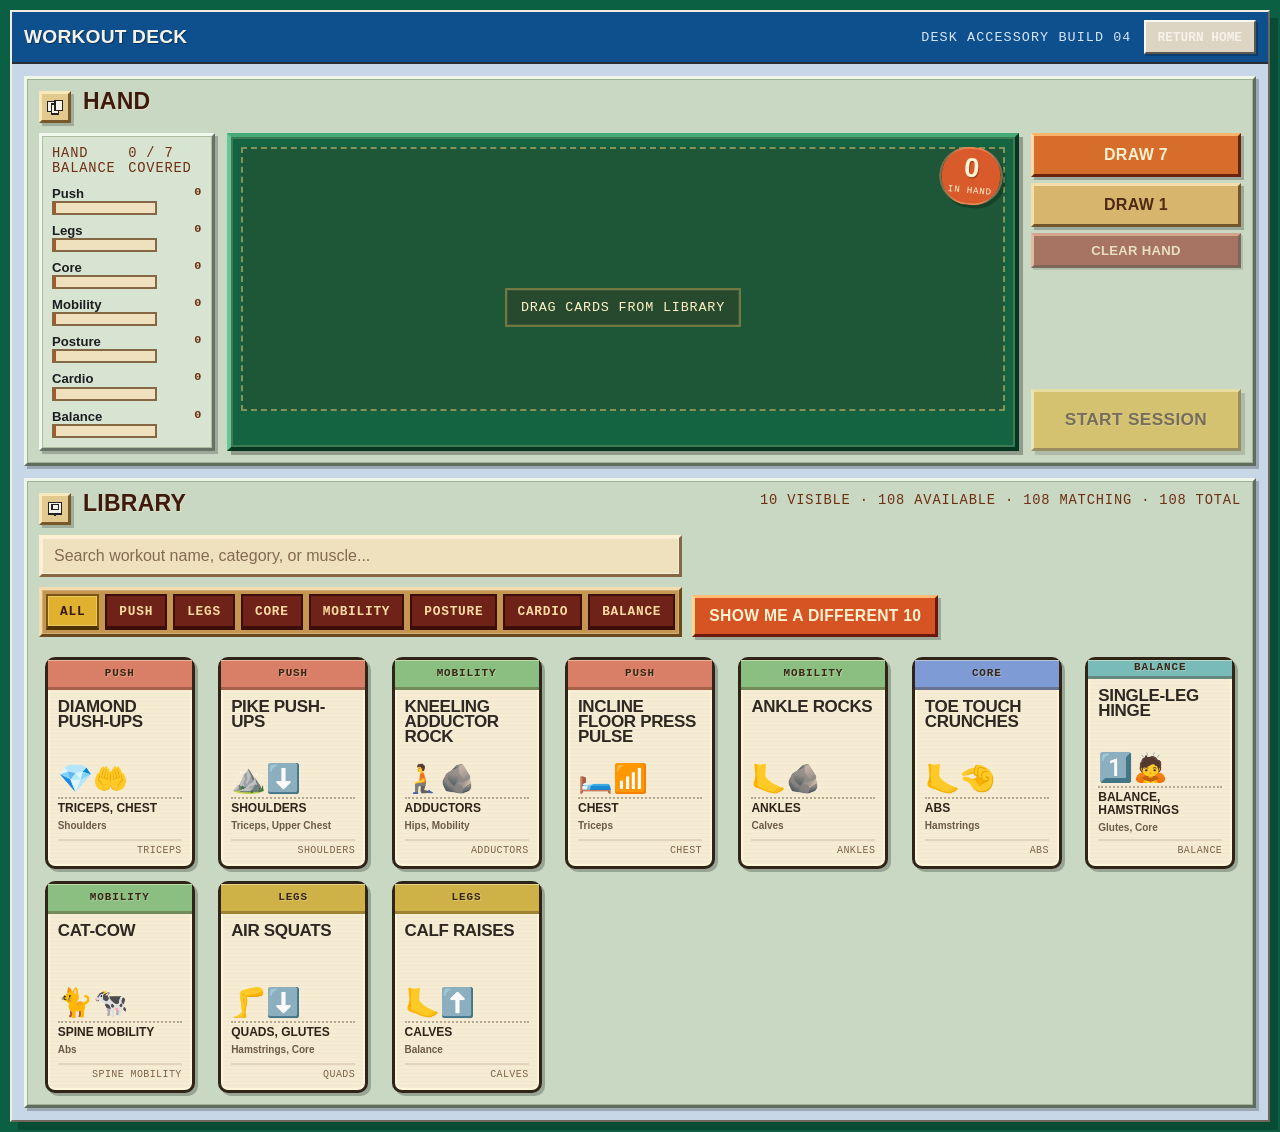
<file: index.html>
<!DOCTYPE html>
<html lang="en">
<head>
<meta charset="UTF-8" />
<meta name="viewport" content="width=device-width, initial-scale=1.0" />
<title>Workout Deck</title>
<link rel="stylesheet" href="styles.css">
</head>
<body>
<div class="app">
  <div class="window">
    <div class="titlebar">
      <div class="title-left">
        <h1>Workout Deck</h1>
      </div>
        <div class="title-right">
        <div class="title-note">desk accessory build 04</div>
        <button id="homeBtn" class="home-btn" type="button">Return home</button>
      </div>
    </div>

    <div class="window-body">
      <section id="builderScreen" class="screen active">
        <div class="stack">
          <div class="panel pad">
            <div class="section-head">
              <div class="header-cluster">
                <div class="icon-tile" aria-hidden="true">
                  <svg viewBox="0 0 32 32">
                    <rect x="4" y="7" width="12" height="16" fill="#f7f3ea" stroke="#222" stroke-width="2"/>
                    <rect x="10" y="11" width="12" height="16" fill="#f7f3ea" stroke="#222" stroke-width="2"/>
                    <rect x="16" y="5" width="12" height="16" fill="#f7f3ea" stroke="#222" stroke-width="2"/>
                  </svg>
                </div>
                <div>
                  <h2 class="section-title">Hand</h2>
                </div>
              </div>
            </div>
            <div class="hand-layout">
              <div id="handBalanceDock" class="mini-panel balance-panel">
                <div class="balance-title-row">
                  <div class="mono">Hand balance</div>
                  <div id="handBalanceMeta" class="mono">0 muscles</div>
                </div>
                <div id="handBalanceList" class="balance-mini-list"></div>
              </div>
              <div class="deck-stage" id="deckDropZone">
                <button id="balancePopupBtn" class="balance-popup-btn" type="button" aria-label="Show hand balance">
                  <svg viewBox="0 0 16 16" width="13" height="13" aria-hidden="true">
                    <rect x="1" y="10" width="3" height="5" fill="currentColor"/>
                    <rect x="6" y="6" width="3" height="9" fill="currentColor"/>
                    <rect x="11" y="2" width="3" height="13" fill="currentColor"/>
                  </svg>
                </button>
                <div id="handCountBubble" class="hand-count-bubble" aria-live="polite">
                  <span id="deckMetaChip" class="hand-count-num">0</span>
                  <span class="hand-count-label">In hand</span>
                </div>
                <div class="deck-surface" id="deckSurface"></div>
              </div>
              <div class="hand-sidebar">
                <div class="deck-actions">
                  <button id="drawSevenBtn" class="classic-btn btn-random">Draw 7</button>
                  <button id="drawOneBtn" class="classic-btn btn-alt">Draw 1</button>
                  <button id="clearDeckBtn" class="classic-btn btn-muted">Clear hand</button>
                </div>
                <button id="startWorkoutBtn" class="classic-btn btn-primary-cta">Start session</button>
              </div>
            </div>
          </div>
          <div class="panel pad">
            <div class="library-top">
              <div class="section-head">
                <div class="header-cluster">
                  <div class="icon-tile" aria-hidden="true">
                    <svg viewBox="0 0 32 32">
                      <rect x="6" y="6" width="20" height="18" fill="#f7f3ea" stroke="#222" stroke-width="2"/>
                      <rect x="11" y="9" width="10" height="8" fill="none" stroke="#222" stroke-width="2"/>
                      <rect x="14" y="24" width="4" height="3" fill="#222"/>
                    </svg>
                  </div>
                  <div>
                    <h2 class="section-title">Library</h2>
                  </div>
                </div>
                <div class="mono" id="libraryMeta">10 visible · 0 matching · 0 total</div>
              </div>
              <div class="library-search-row">
                <div class="library-controls">
                  <div class="search-wrap">
                    <input id="searchInput" class="search-input" type="text" list="librarySuggestions" placeholder="Search workout name, category, or muscle..." />
                    <datalist id="librarySuggestions"></datalist>
                  </div>
                  <div class="filter-strip" id="filterStrip"></div>
                </div>
                <button id="differentTenBtn" class="classic-btn btn-small btn-feature">Show me a different 10</button>
              </div>
              <div id="libraryGrid" class="library-grid"></div>
            </div>
          </div>
        </div>
      </section>

      <section id="workoutScreen" class="screen">
        <div class="workout-grid">
          <div class="workout-top"></div>

          <div class="workout-main">
            <div class="piles-column">
              <div class="panel pile-box">
                <div>
                  <div class="pile-title">Remaining pile</div>
                  <div id="remainingMeta" class="pile-sub">0 cards left</div>
                </div>
                <div id="remainingPile" class="mini-pile"></div>
                <div id="remainingList" class="list-note"></div>
              </div>

              <div class="panel pile-box">
                <div>
                  <div class="pile-title">Completed pile</div>
                  <div id="doneMeta" class="pile-sub">0 done</div>
                </div>
                <div id="donePile" class="mini-pile"></div>
                <div id="doneList" class="list-note">Nothing done yet.</div>
              </div>
            </div>

            <div class="active-shell">
              <div class="active-top">
                <div class="mono" id="cardPosition">Card 1 of 1</div>
                <div class="panel pad timer-panel">
                  <div class="mono">Current exercise</div>
                  <div id="exerciseTimer" class="big-timer">00:00</div>
                  <div id="totalTimerLine" class="small-timer">00:00 + 00:00 = 00:00</div>
                </div>
              </div>
              <div class="active-card-row">
                <div class="auto-panel">
                  <div id="autoCountdown" class="auto-countdown">01:00</div>
                  <button id="autoToggleBtn" class="classic-btn auto-toggle-btn" type="button">Auto off</button>
                  <div class="auto-row">
                    <button id="auto1Btn" class="classic-btn auto-minute-btn" type="button">1 min</button>
                    <button id="auto2Btn" class="classic-btn auto-minute-btn" type="button">2 min</button>
                    <button id="auto3Btn" class="classic-btn auto-minute-btn" type="button">3 min</button>
                  </div>
                  <button id="autoAdd30Btn" class="classic-btn auto-add-btn" type="button">Add 30s</button>
                  <div id="autoMeta" class="auto-meta">Auto off</div>
                  <button id="pauseBtn" class="classic-btn pause-btn" type="button" aria-pressed="true">
                    <span class="pause-switch">
                      <span class="pause-side pause-side-off">Paused</span>
                      <span class="pause-thumb"></span>
                      <span class="pause-side pause-side-on">Playing</span>
                    </span>
                  </button>
                </div>
                <div class="active-card-col">
                  <div class="active-center" id="activeCardSlot"></div>
                  <div class="next-btn-wrap">
                    <svg class="progress-ring" viewBox="0 0 156 156" width="156" height="156" aria-hidden="true">
                      <circle class="progress-ring-track" cx="78" cy="78" r="72"/>
                      <circle class="progress-ring-fill" id="progressRingFill" cx="78" cy="78" r="72"/>
                    </svg>
                    <button id="doneBtn" class="classic-btn done-btn">Next</button>
                  </div>
                  <button id="skipBtn" class="skip-btn" type="button">Skip</button>
                  <div class="active-funfact" id="activeFunFactWrap">
                    <div class="active-funfact-label" id="activeFunFactLabel">Fun fact</div>
                    <div class="active-funfact-copy" id="activeFunFact">A fun fact will show here while a card is active.</div>
                  </div>
                </div>
                <div class="active-details">
                  <div class="active-detail-card">
                    <div class="active-detail-label">How to do it</div>
                    <div class="active-detail-copy" id="activeHowTo">Use Done when you finish the exercise.</div>
                  </div>
                  <div class="active-detail-card">
                    <div class="active-detail-label">Tip</div>
                    <div class="active-detail-copy" id="activeTip">Skip leaves it out of the final muscle totals.</div>
                  </div>
                </div>
              </div>
            </div>

          </div>

          <div class="workout-bottom">
            <button id="finishBtn" class="classic-btn btn-clear">Finish workout</button>
          </div>
        </div>
      </section>

      <section id="summaryScreen" class="screen">
        <div class="summary-grid">
          <div class="summary-top">
            <div class="summary-felt">
              <div class="pile-title" style="color:#eef5ef">Session hand</div>
              <div id="summaryFan" class="summary-fan"></div>
            </div>
            <div class="stat-stack">
              <div class="stat-box"><div class="stat-label">Total elapsed</div><div id="summaryTime" class="stat-value">00:00</div></div>
              <div class="stat-box"><div class="stat-label">Completed</div><div id="summaryCompleted" class="stat-value">0</div></div>
              <button id="backToBuilderBtn" class="classic-btn btn-start">Back to hand builder</button>
            </div>
          </div>

          <div class="summary-bottom">
            <div class="panel pad">
              <div class="section-head">
                <div class="header-cluster">
                  <div class="icon-tile" aria-hidden="true">
                    <svg viewBox="0 0 32 32">
                      <rect x="6" y="7" width="20" height="18" fill="#f7f3ea" stroke="#222" stroke-width="2"/>
                      <rect x="13" y="5" width="6" height="2" fill="#222"/>
                      <circle cx="16" cy="16" r="5" fill="none" stroke="#222" stroke-width="2"/>
                      <line x1="16" y1="16" x2="16" y2="12" stroke="#222" stroke-width="2"/>
                      <line x1="16" y1="16" x2="19" y2="18" stroke="#222" stroke-width="2"/>
                    </svg>
                  </div>
                  <div>
                    <h2 class="section-title" style="font-size:2.2rem">Muscles worked</h2>
                    <div class="copy">Counted from the cards you marked Done.</div>
                  </div>
                </div>
              </div>
              <div id="barList" class="bar-list"></div>
            </div>

            <div class="panel pad">
              <div class="section-head">
                <div>
                  <h2 class="section-title" style="font-size:2.1rem">Completed cards</h2>
                  <div class="copy">Cards you marked Done in this session.</div>
                </div>
              </div>
              <div class="rec-list">
                <div class="rec-card" id="mostWorkedCard"></div>
              </div>
              <div id="summaryExerciseList" class="summary-exercise-list"></div>
            </div>
          </div>
        </div>
      </section>
    </div>
  </div>
</div>

<div id="infoPopup" class="info-popup hidden" aria-hidden="true">
  <div class="card-info-head">
    <div id="infoPopupTitle" class="card-info-title">Exercise note</div>
    <div id="infoPopupHide" class="classic-btn btn-muted card-info-hide" role="button" tabindex="0">Hide</div>
  </div>
  <div class="card-info-section">
    <div class="card-info-label">How to do it</div>
    <div id="infoPopupHowTo" class="card-info-copy"></div>
  </div>
  <div class="card-info-section">
    <div class="card-info-label">Tip</div>
    <div id="infoPopupTip" class="card-info-copy"></div>
  </div>
  <div class="card-info-section">
    <div class="card-info-label">Couplet</div>
    <div id="infoPopupCouplet" class="card-info-copy card-info-couplet"></div>
  </div>
</div>

<div id="cardPreviewOverlay" class="card-preview-overlay hidden" aria-hidden="true" aria-modal="true" role="dialog">
  <div class="card-preview-backdrop" id="cardPreviewBackdrop"></div>
  <div class="card-preview-panel">
    <div class="card-preview-card" id="cardPreviewSlot"></div>
    <div class="card-preview-info">
      <div class="card-preview-section">
        <div class="card-preview-label">How to do it</div>
        <div class="card-preview-copy" id="cardPreviewHowTo"></div>
      </div>
      <div class="card-preview-section">
        <div class="card-preview-label">Tip</div>
        <div class="card-preview-copy" id="cardPreviewTip"></div>
      </div>
    </div>
    <div class="card-preview-btns">
      <button id="cardPreviewAddBtn" class="classic-btn card-preview-add" type="button">Add to hand</button>
      <button id="cardPreviewCloseBtn" class="classic-btn card-preview-close" type="button">Close</button>
    </div>
  </div>
</div>

<script src="exercises.js"></script>
<script src="app.js"></script>
</body>
</html>
</file>
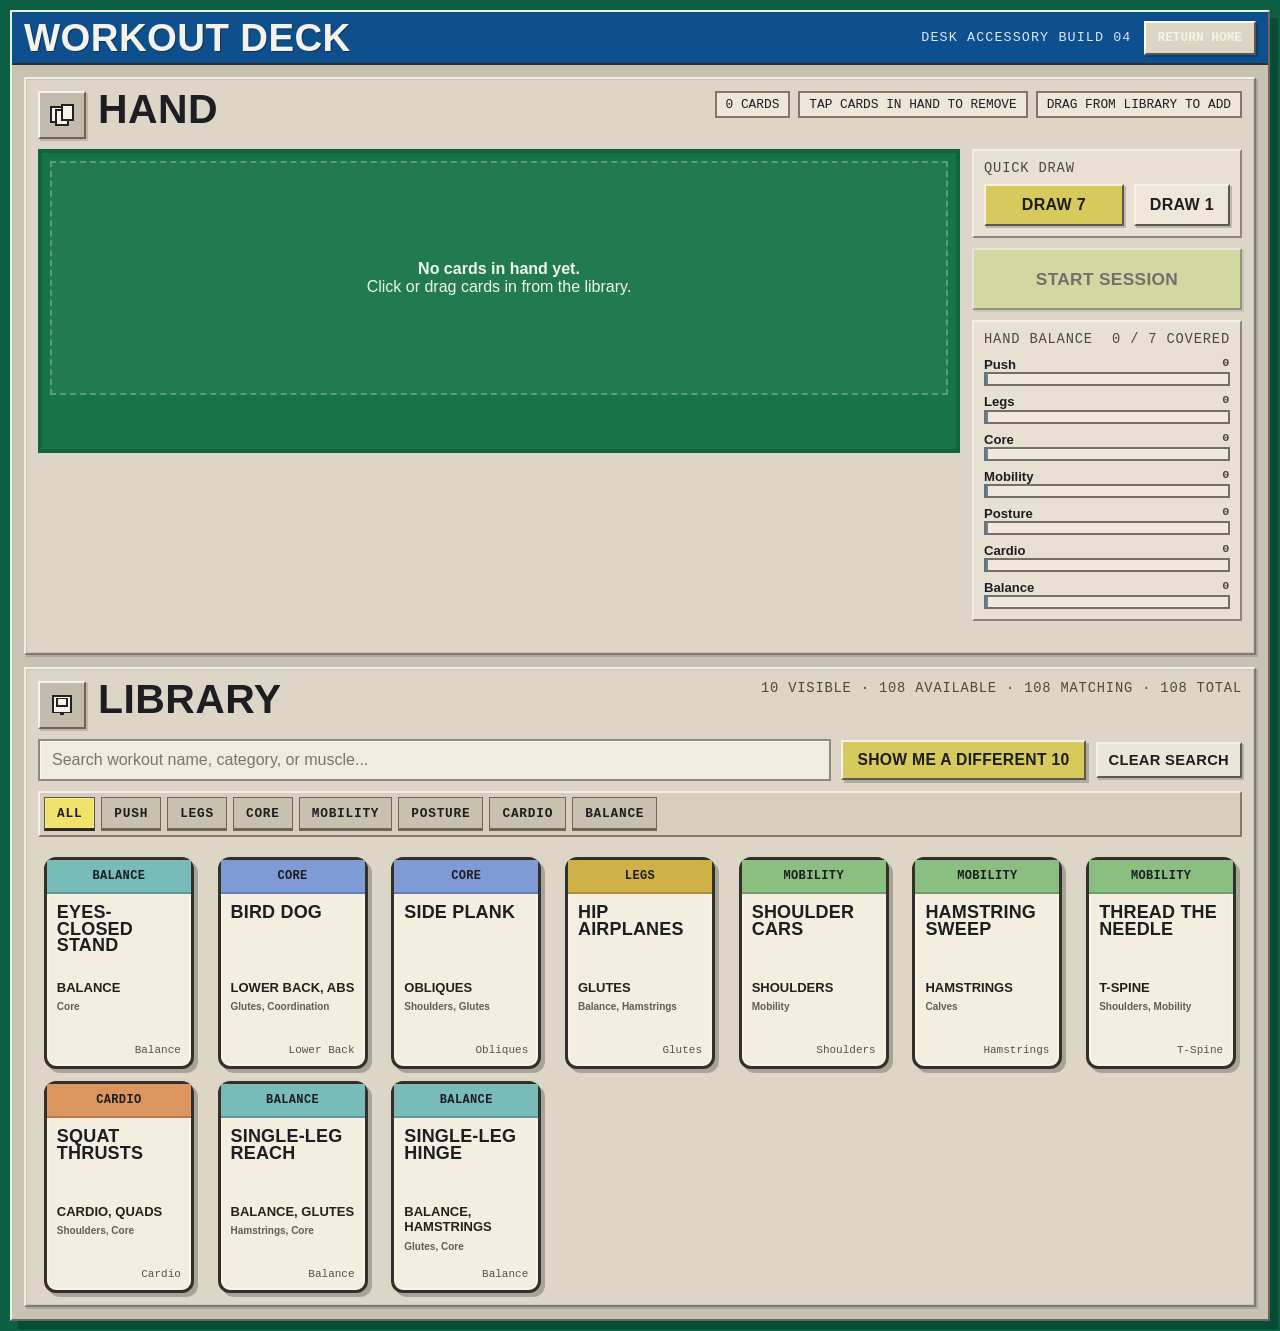
<file: Backups/workout_deck_prototype_v4.html>
<!DOCTYPE html>
<html lang="en">
<head>
<meta charset="UTF-8" />
<meta name="viewport" content="width=device-width, initial-scale=1.0" />
<title>Workout Deck</title>
<style>
:root{
  --desk:#0b5f43;
  --window:#c8c2b3;
  --window-dark:#b2ab9c;
  --panel:#ddd6c7;
  --paper:#f3eedf;
  --ink:#1d1e22;
  --muted:#4f4a43;
  --line:#736d63;
  --shadow:#2f2b26;
  --felt:#167446;
  --felt-dark:#0f5935;
  --push:#d97f68;
  --legs:#ceb247;
  --core:#7e9bd6;
  --mobility:#8bbf82;
  --posture:#b597cb;
  --cardio:#db955e;
  --balance:#79bbb9;
  --good:#aac79d;
  --warn:#d8c95c;
  --danger:#c99e92;
  --soft:#d4c8b2;
  --tile:#c3bcad;
  --display:"Impact","Haettenschweiler","Arial Narrow Bold","Arial Black",sans-serif;
  --body:"Tahoma","MS Sans Serif","Geneva","Verdana",sans-serif;
  --mono:"Courier New","Lucida Console","Monaco",monospace;
}
*{box-sizing:border-box}
html,body{height:100%}
body{
  margin:0;
  color:var(--ink);
  font-family:var(--body);
  background-color:var(--desk);
}
button,input{font:inherit;color:inherit}
button{cursor:pointer}
.app{padding:10px;min-height:100%}
.window{
  min-height:calc(100vh - 20px);
  background:var(--window);
  border:2px solid;
  border-color:#f1ece0 #6c665d #6c665d #f1ece0;
  box-shadow:8px 8px 0 rgba(0,0,0,.2), inset 0 0 0 1px #a09889;
  display:flex;flex-direction:column;
}
.titlebar{
  min-height:52px;
  background:#0e4f8d;
  color:#f5f2ea;
  border-bottom:2px solid #272c35;
  display:flex;align-items:center;justify-content:space-between;gap:14px;
  padding:8px 12px;
}
.title-left,.title-right{display:flex;align-items:center;gap:12px;min-width:0}
.titlebar h1{
  margin:0;
  font-family:var(--display);
  font-size:clamp(1.9rem,3vw,2.45rem);
  letter-spacing:.01em;
  line-height:.92;
  text-transform:uppercase;
  text-shadow:1px 1px 0 rgba(0,0,0,.35);
}
.title-note{
  font-family:var(--mono);
  color:#d7e7fb;
  font-size:.84rem;
  letter-spacing:.08em;
  white-space:nowrap;
  text-transform:uppercase;
}
.home-btn{
  min-height:34px;
  padding:6px 12px;
  background:#ddd5c3;
  border:2px solid;
  border-color:#fbf8f1 #5d574f #5d574f #fbf8f1;
  box-shadow:2px 2px 0 rgba(0,0,0,.22);
  font-family:var(--mono);
  text-transform:uppercase;
  font-size:.8rem;
  font-weight:700;
  border-radius:0;
}
.home-btn:hover{transform:translate(-1px,-1px)}
.window-body{
  flex:1;
  overflow:auto;
  overflow-x:hidden;
  padding:12px;
  background:var(--window);
}
.screen{display:none}
.screen.active{display:block}
.panel{
  background:var(--panel);
  border:2px solid;
  border-color:#f2eee6 #817a70 #817a70 #f2eee6;
  box-shadow:2px 2px 0 rgba(0,0,0,.14), inset 0 0 0 1px #cbc3b3;
}
.pad{padding:12px}
.stack{display:grid;gap:12px}
.section-head{display:flex;justify-content:space-between;align-items:flex-start;gap:10px;flex-wrap:wrap}
.header-cluster{display:flex;gap:12px;align-items:flex-start}
.icon-tile{
  width:48px;height:48px;flex:0 0 48px;background:var(--tile);
  border:2px solid;border-color:#f4f0ea #6a645b #6a645b #f4f0ea;
  box-shadow:2px 2px 0 rgba(0,0,0,.14);display:grid;place-items:center
}
.icon-tile svg{width:30px;height:30px;shape-rendering:crispEdges}
.section-title{
  margin:0;
  font-family:var(--display);
  font-size:clamp(2rem,3.2vw,3rem);
  letter-spacing:.01em;
  line-height:.92;
  text-transform:uppercase;
}
.copy{color:var(--muted);line-height:1.35}
.mono{font-family:var(--mono);text-transform:uppercase;letter-spacing:.06em;font-size:.86rem;color:#4d4941}
.status-row{display:flex;gap:8px;flex-wrap:wrap}
.status-chip{
  background:#eee7d9;
  border:2px solid #7f786d;
  padding:4px 9px;
  font-family:var(--mono);
  font-size:.8rem;
  text-transform:uppercase
}
.deck-top-layout{display:grid;grid-template-columns:minmax(0,1fr) 270px;gap:12px;align-items:start;margin-top:10px}
.deck-stage{
  background:var(--felt);
  border:2px solid #0e663c;
  min-height:304px;
  padding:10px 10px 56px;
  position:relative;
  overflow:hidden;
  box-shadow:inset 0 0 0 2px rgba(0,0,0,.14);
}
.deck-surface{position:relative;min-height:234px;height:234px}
.deck-clear-btn{
  position:absolute;
  left:10px;
  bottom:10px;
  z-index:20;
  min-height:28px;
  padding:5px 8px;
  font-size:.74rem;
}
.deck-empty{
  position:absolute;inset:0;display:grid;place-items:center;text-align:center;
  color:#eef6ef;background:rgba(255,255,255,.05);border:2px dashed rgba(255,255,255,.25)
}
.deck-side{
  display:grid;
  gap:10px;
  align-content:start;
  min-height:220px;
  grid-template-rows:auto auto auto 1fr auto;
}
.mini-panel{
  background:#e8e1d3;
  border:2px solid;
  border-color:#f2efe8 #8b857b #8b857b #f2efe8;
  padding:10px;
  display:grid;
  gap:8px
}
.control-row{display:flex;gap:10px;align-items:center;flex-wrap:wrap}
.input-number,.search-input{
  min-height:42px;
  background:#f1ece0;
  border:2px solid #91897b;
  box-shadow:inset 1px 1px 0 rgba(255,255,255,.9);
  padding:9px 12px;
  border-radius:0;
}
.input-number{width:82px;text-align:center;font-size:1.5rem;font-weight:900}
.search-input{width:100%}
.classic-btn{
  min-height:42px;
  padding:10px 14px;
  background:#ece6d9;
  border:2px solid;
  border-color:#f4f0ea #5c574f #5c574f #f4f0ea;
  border-radius:0;
  box-shadow:2px 2px 0 rgba(0,0,0,.18);
  font-weight:800;
  text-transform:uppercase;
  letter-spacing:.02em;
}
.classic-btn:hover{transform:translate(-1px,-1px);box-shadow:3px 3px 0 rgba(0,0,0,.2)}
.classic-btn:active{transform:translate(1px,1px);box-shadow:1px 1px 0 rgba(0,0,0,.14)}
.classic-btn:disabled{opacity:.55;cursor:not-allowed;transform:none;box-shadow:2px 2px 0 rgba(0,0,0,.12)}
.btn-random{background:var(--warn)}
.btn-clear{background:var(--danger)}
.btn-start{background:var(--good)}
.btn-alt{background:#efe8d8}
.btn-small{min-height:36px;padding:8px 11px;font-size:.92rem}
.btn-primary-cta{
  background:#c8da84;
  box-shadow:4px 4px 0 rgba(0,0,0,.24);
  font-size:1.08rem;
  min-height:62px;
  padding:14px 16px;
}
.btn-primary-cta:hover{box-shadow:5px 5px 0 rgba(0,0,0,.26)}
.btn-muted{
  background:#ddd6c7;
  color:#4f4a43;
  box-shadow:1px 1px 0 rgba(0,0,0,.12);
  min-height:34px;
  padding:7px 10px;
  font-size:.82rem;
  justify-self:start;
}
.btn-muted:hover{box-shadow:2px 2px 0 rgba(0,0,0,.16)}
.btn-feature{
  background:#d8c95c;
  box-shadow:3px 3px 0 rgba(0,0,0,.2);
  font-size:.98rem;
  padding:9px 14px;
}
.btn-feature:hover{box-shadow:4px 4px 0 rgba(0,0,0,.22)}
.micro-note{padding:10px;background:#efe8da;border:2px dashed #8a8478;line-height:1.4;font-size:.92rem}
.balance-panel{gap:10px}
.balance-title-row{
  display:flex;
  justify-content:space-between;
  align-items:baseline;
  gap:8px;
}
.balance-mini-list{display:grid;gap:8px}
.balance-mini-row{display:grid;gap:3px}
.balance-mini-head{
  display:flex;
  justify-content:space-between;
  gap:8px;
  font-size:.82rem;
  font-weight:800;
  line-height:1.15;
}
.balance-mini-row.balance-active .balance-mini-head{color:#1f4e8c}
.balance-mini-row.balance-active .balance-mini-track{
  box-shadow:inset 0 0 0 1px rgba(255,255,255,.35), 0 0 0 2px rgba(122,164,219,.35);
}
.balance-mini-btn{
  all:unset;
  display:block;
  cursor:pointer;
}
.balance-mini-btn:focus-visible{
  outline:2px dashed #222;
  outline-offset:3px;
}
.balance-mini-head .mono{font-size:.74rem}
.balance-mini-track{
  height:14px;
  background:#efe8db;
  border:2px solid #757067;
  overflow:hidden;
}
.balance-mini-fill{
  height:100%;
  background:#7aa4db;
  border-right:2px solid rgba(0,0,0,.2);
}
.balance-empty{
  background:#efe8da;
  border:2px dashed #8d877d;
  padding:10px;
  line-height:1.35;
  font-size:.88rem;
}
.library-top{display:grid;gap:10px}
.library-controls{display:grid;grid-template-columns:minmax(240px,1fr) auto auto;gap:10px;align-items:center}
.filter-strip{
  display:flex;
  gap:6px;
  flex-wrap:wrap;
  padding:4px;
  background:#d6cfbf;
  border:2px solid;
  border-color:#f2eee6 #817a70 #817a70 #f2eee6;
}
.filter-chip{
  min-height:34px;
  border:1px solid #6d675e;
  border-bottom-width:3px;
  background:#c9c1b0;
  padding:6px 12px 5px;
  border-radius:0;
  font-weight:800;
  font-family:var(--mono);
  font-size:.8rem;
  letter-spacing:.06em;
  text-transform:uppercase;
  box-shadow:none;
}
.filter-chip:hover{
  background:#d6cebd;
  transform:translateY(-1px);
}
.filter-chip.active{
  background:#f0e26a;
  border-color:#5c564d;
  border-bottom-color:#2d2a25;
  box-shadow:inset 0 0 0 1px rgba(255,255,255,.28);
}
.library-grid{margin-top:10px;display:grid;grid-template-columns:repeat(auto-fit,minmax(150px,1fr));gap:12px;justify-items:center;align-items:start}
.card-button{all:unset;display:block;cursor:pointer;touch-action:none;user-select:none;-webkit-user-select:none}
.card-button:focus-visible,.deck-card:focus-visible{outline:3px dashed #222;outline-offset:3px}
.card-wrap{position:relative;width:150px;min-width:150px}
.card{
  width:150px;height:212px;border:3px solid #33302b;border-radius:12px;background:var(--paper);
  overflow:visible;box-shadow:4px 4px 0 rgba(0,0,0,.24), inset 0 0 0 2px #f8f3e8;display:flex;flex-direction:column;
  position:relative;
  pointer-events:none;
}
.card.large{width:188px;height:272px}
.deck-card .card-remove-toggle,
.deck-card .card-info-toggle,
.card-button .card-info-toggle,
.card-button .card-add-toggle{
  opacity:0;
  visibility:hidden;
  transition:opacity .12s ease;
}
.deck-card.is-focused .card-remove-toggle,
.deck-card.is-focused .card-info-toggle,
.card-button.is-focused .card-info-toggle,
.card-button.is-focused .card-add-toggle{
  opacity:1;
  visibility:visible;
}
.card-button.is-focused .card{
  box-shadow:0 0 0 3px rgba(240,226,106,.7), 6px 6px 0 rgba(0,0,0,.26), inset 0 0 0 2px #f8f3e8;
}
.card-remove-toggle{
  position:absolute;
  top:6px;
  left:6px;
  width:22px;
  height:22px;
  border:2px solid #5a332d;
  background:#d9b0a5;
  box-shadow:1px 1px 0 rgba(0,0,0,.18);
  font-family:var(--mono);
  font-size:12px;
  font-weight:700;
  line-height:1;
  display:grid;
  place-items:center;
  z-index:4;
  pointer-events:auto;
  cursor:pointer;
}
.card.large .card-remove-toggle{
  width:26px;
  height:26px;
  font-size:14px;
}
.card-remove-toggle:hover{background:#e2beb5}
.card-info-toggle{
  position:absolute;
  top:6px;
  right:6px;
  width:22px;
  height:22px;
  border:2px solid #4e4941;
  background:#efe8d8;
  box-shadow:1px 1px 0 rgba(0,0,0,.18);
  font-family:var(--mono);
  font-size:12px;
  font-weight:700;
  line-height:1;
  display:grid;
  place-items:center;
  z-index:4;
  pointer-events:auto;
  cursor:help;
}
.card.large .card-info-toggle{
  width:26px;
  height:26px;
  font-size:14px;
}
.card-info-toggle:hover{background:#f4eedf}
.card-add-toggle{
  position:absolute;
  left:50%;
  top:50%;
  width:58px;
  height:58px;
  border:3px solid #3f433a;
  background:#e4df71;
  box-shadow:3px 3px 0 rgba(0,0,0,.22);
  transform:translate(-50%,-50%);
  font-family:var(--display);
  font-size:34px;
  font-weight:900;
  line-height:1;
  display:grid;
  place-items:center;
  z-index:4;
  pointer-events:auto;
  cursor:pointer;
}
.card-add-toggle:hover{background:#eee67c}
.card.large .card-add-toggle{
  width:68px;
  height:68px;
  font-size:40px;
}
.card-info-head{
  display:flex;
  justify-content:space-between;
  align-items:center;
  gap:8px;
}
.card-info-title{
  font-family:var(--mono);
  font-size:11px;
  font-weight:700;
  text-transform:uppercase;
  letter-spacing:.06em;
}
.card.large .card-info-title{font-size:12px}
.card-info-hide{
  min-height:24px;
  padding:4px 7px;
  font-size:.74rem;
}
.info-popup{
  position:fixed;
  width:min(320px, calc(100vw - 24px));
  max-height:min(420px, calc(100vh - 24px));
  background:#f2ecde;
  border:2px solid #5f584e;
  box-shadow:5px 5px 0 rgba(0,0,0,.26);
  padding:12px;
  z-index:80;
  display:grid;
  gap:8px;
  overflow:auto;
}
.info-popup.hidden{display:none}
.card-info-section{display:grid;gap:2px}
.card-info-label{
  font-family:var(--mono);
  font-size:10px;
  text-transform:uppercase;
  color:#5a544b;
}
.card-info-copy{
  font-size:11px;
  line-height:1.3;
  color:#2d2a25;
}
.card.large .card-info-copy{font-size:12px}
.card-info-couplet{
  margin-top:auto;
  padding-top:4px;
  border-top:2px dotted #8a8175;
  font-size:11px;
  line-height:1.3;
  font-style:italic;
}
.card.large .card-info-couplet{font-size:12px}
.card .topband{
  height:34px;
  padding:0 38px;
  display:flex;
  align-items:center;
  justify-content:center;
  background:var(--accent);
  border-bottom:2px solid rgba(0,0,0,.18);
}
.card.large .topband{height:38px;padding-right:44px;padding-left:44px}
.card .topband-label{
  display:block;
  max-width:100%;
  overflow:hidden;
  text-overflow:ellipsis;
  white-space:nowrap;
  text-align:center;
  font-family:var(--mono);
  font-size:12px;
  text-transform:uppercase;
  font-weight:700;
  letter-spacing:.03em;
  line-height:1;
}
.card.large .topband-label{
  font-size:13px;
  letter-spacing:.04em;
}
.card .body{
  flex:1;
  padding:10px;
  display:flex;
  flex-direction:column;
  gap:8px;
}
.card .name{
  font-family:var(--display);font-weight:900;letter-spacing:.01em;line-height:.92;font-size:18px;min-height:68px;
  text-transform:uppercase
}
.card.large .name{font-size:2rem;min-height:112px}
.card .muscle-groups{display:grid;gap:6px}
.card .primary-muscles{
  font-size:13px;
  font-weight:900;
  line-height:1.18;
  color:#24211d;
  text-transform:uppercase;
}
.card .secondary-muscles{
  font-size:10px;
  font-weight:700;
  line-height:1.25;
  color:#625c53;
}
.card.large .muscle-groups{gap:8px}
.card.large .primary-muscles{font-size:16px}
.card.large .secondary-muscles{font-size:12px}
.card .footer-note{margin-top:auto;display:flex;justify-content:flex-end;align-items:flex-end;gap:8px}
.card .footer-note .tiny{font-family:var(--mono);font-size:11px;color:#57534d}
.card-button:hover .card{transform:translate(-1px,-1px)}
.card-button.in-deck .card{box-shadow:0 0 0 3px rgba(240,226,106,.55),4px 4px 0 rgba(0,0,0,.24)}
.card-button.dragging{opacity:.55}
[data-category="push"]{--accent:var(--push)}
[data-category="legs"]{--accent:var(--legs)}
[data-category="core"]{--accent:var(--core)}
[data-category="mobility"]{--accent:var(--mobility)}
[data-category="posture"]{--accent:var(--posture)}
[data-category="cardio"]{--accent:var(--cardio)}
[data-category="balance"]{--accent:var(--balance)}
.deck-card{all:unset;position:absolute;top:8px;cursor:grab;display:block;transform-origin:top left;touch-action:none;user-select:none;-webkit-user-select:none}
.deck-card.is-focused .card{
  box-shadow:0 0 0 3px rgba(240,226,106,.7), 6px 6px 0 rgba(0,0,0,.26), inset 0 0 0 2px #f8f3e8;
}
.deck-card.balance-hit .card{
  box-shadow:0 0 0 3px rgba(122,164,219,.82), 5px 5px 0 rgba(0,0,0,.24), inset 0 0 0 2px #f8f3e8;
}
.deck-card.balance-hit .primary-muscles{
  color:#153f73;
}
.deck-card.balance-hit .secondary-muscles{
  color:#305f97;
}
.deck-card.drag-over .card{box-shadow:0 0 0 3px rgba(255,255,255,.75),4px 4px 0 rgba(0,0,0,.24)}
.deck-stage.drag-over{box-shadow:inset 0 0 0 2px rgba(0,0,0,.14), 0 0 0 3px rgba(240,226,106,.45)}
.card-button.dragging,.deck-card.dragging{opacity:.45}
.drag-ghost{
  position:fixed !important;
  margin:0 !important;
  z-index:200;
  pointer-events:none !important;
  opacity:.92;
}
.workout-grid{display:grid;gap:12px}
.workout-top{display:grid;grid-template-columns:250px minmax(0,1fr) 132px;gap:12px;align-items:stretch}
.timer-panel{display:grid;gap:6px}
.big-timer{font-family:var(--display);font-size:clamp(3.8rem,8vw,5.9rem);line-height:.82;font-weight:900;letter-spacing:-.08em}
.small-timer{font-family:var(--mono);font-size:.98rem}
.state-panel{display:grid;grid-template-columns:76px minmax(0,1fr);gap:12px;align-items:center}
.state-title{font-family:var(--display);font-size:clamp(1.6rem,3vw,2.3rem);line-height:.95;letter-spacing:-.06em;font-weight:900;margin:0}
.pause-panel{display:grid}
.pause-btn{width:100%;min-height:100%;background:#e4df71;border-radius:0;font-size:1.02rem}
.workout-main{display:grid;grid-template-columns:170px minmax(0,1fr) 170px;gap:12px;align-items:stretch}
.pile-box{padding:10px;min-height:440px;display:grid;align-content:start;gap:10px}
.pile-title{font-family:var(--mono);text-transform:uppercase;font-size:.86rem;letter-spacing:.06em}
.pile-sub{font-size:.95rem;color:#4f4b44}
.mini-pile{position:relative;height:220px}
.mini-card{position:absolute}
.mini-card .card{transform:scale(.72);transform-origin:top left}
.list-note{margin-top:auto;font-size:.9rem;line-height:1.45;color:#4e4a44}
.active-shell{
  background:var(--felt);
  border:2px solid #0e663c;
  min-height:440px;
  padding:14px;
  display:grid;
  grid-template-rows:auto 1fr auto;
  gap:10px;
  box-shadow:inset 0 0 0 2px rgba(0,0,0,.14);
}
.active-top{display:flex;justify-content:space-between;align-items:flex-start;gap:10px}
.active-top h2{margin:0;color:#eef5ef;font-family:var(--display);font-weight:900;font-size:clamp(1.9rem,3vw,2.8rem);letter-spacing:.01em;line-height:.9;text-transform:uppercase}
.active-top .copy{color:#e2efe4}
.active-center{display:grid;place-items:center;min-height:228px}
.active-bottom{display:flex;justify-content:space-between;align-items:flex-end;gap:12px;flex-wrap:wrap}
.active-footnote{color:#eef5ef;max-width:26rem;line-height:1.35}
.card-counter{background:#efe8da;border:2px solid #8d877d;padding:5px 10px;font-family:var(--mono);text-transform:uppercase;font-size:.84rem}
.done-btn{background:#f0e15d;min-width:232px;min-height:60px;font-size:1.1rem}
.workout-bottom{display:flex;justify-content:space-between;gap:12px;flex-wrap:wrap}
.utility-actions,.finish-actions{display:flex;gap:8px;flex-wrap:wrap}
.utility-actions .classic-btn,.finish-actions .classic-btn{min-height:38px;padding:8px 12px;font-size:.94rem;box-shadow:2px 2px 0 rgba(0,0,0,.18)}
.summary-grid{display:grid;gap:12px}
.summary-top{display:grid;grid-template-columns:minmax(0,1fr) 320px;gap:12px}
.summary-felt{
  background:var(--felt);
  border:2px solid #0e663c;min-height:244px;position:relative;overflow:hidden;padding:12px;
  box-shadow:inset 0 0 0 2px rgba(0,0,0,.14)
}
.summary-fan{position:absolute;left:20px;right:20px;bottom:12px;height:190px}
.stat-stack{display:grid;gap:10px}
.stat-box,.rec-card{background:#efe8da;border:2px solid #8d877d;padding:12px}
.stat-label{font-family:var(--mono);text-transform:uppercase;font-size:.78rem;color:#565148}
.stat-value{font-family:var(--display);font-size:clamp(2rem,5vw,3.1rem);font-weight:900;line-height:.9;letter-spacing:-.06em;margin-top:6px}
.summary-bottom{display:grid;grid-template-columns:minmax(0,1fr) 320px;gap:12px}
.bar-list{display:grid;gap:10px;margin-top:10px}
.bar-row{display:grid;gap:4px}
.bar-head{display:flex;justify-content:space-between;gap:8px;font-size:.95rem;font-weight:800}
.bar-track{height:22px;background:#efe8db;border:2px solid #757067;border-radius:0;overflow:hidden}
.bar-fill{height:100%;background:#7aa4db;border-right:2px solid rgba(0,0,0,.2)}
.rec-list{display:grid;gap:10px;margin-top:10px}
.note-box{
  background:#efe8da;
  border:2px solid #8d877d;
  padding:14px;
  line-height:1.4;
  box-shadow:inset 0 0 0 1px #f4eedf;
}
.hidden{display:none !important}
@media (max-width: 1140px){
  .deck-top-layout{grid-template-columns:minmax(0,1fr) 248px}
  .workout-top{grid-template-columns:230px minmax(0,1fr) 124px}
  .workout-main{grid-template-columns:150px minmax(0,1fr) 150px}
}
@media (max-width: 900px){
  .deck-top-layout{grid-template-columns:1fr}
  .library-controls{grid-template-columns:1fr auto;align-items:start}
  .library-controls .search-wrap{grid-column:1/-1}
  .workout-top{grid-template-columns:1fr}
  .workout-main{grid-template-columns:1fr}
  .pile-box{min-height:220px}
  .mini-pile{height:160px}
  .summary-top,.summary-bottom{grid-template-columns:1fr}
}
@media (max-width: 640px){
  .app{padding:8px}
  .window-body{padding:10px}
  .titlebar{align-items:flex-start}
  .title-right{width:100%;justify-content:space-between}
  .title-note{display:none}
  .library-controls{grid-template-columns:1fr}
  .library-grid{grid-template-columns:repeat(auto-fit,minmax(138px,1fr));gap:10px}
  .card,.card-wrap{width:138px;min-width:138px}
  .card{height:200px}
  .card .name{font-size:17px;min-height:62px}
  .deck-stage{min-height:286px}
  .deck-surface{height:216px}
  .active-shell{min-height:380px}
  .done-btn{min-width:0;width:100%}
  .active-bottom{align-items:stretch}
  .summary-fan{left:8px;right:8px}
  .workout-bottom{justify-content:stretch}
  .utility-actions,.finish-actions{width:100%}
  .utility-actions .classic-btn,.finish-actions .classic-btn{flex:1}
}
</style>
</head>
<body>
<div class="app">
  <div class="window">
    <div class="titlebar">
      <div class="title-left">
        <h1>Workout Deck</h1>
      </div>
        <div class="title-right">
        <div class="title-note">desk accessory build 04</div>
        <button id="homeBtn" class="home-btn" type="button">Return home</button>
      </div>
    </div>

    <div class="window-body">
      <section id="builderScreen" class="screen active">
        <div class="stack">
          <div class="panel pad">
            <div class="section-head">
              <div class="header-cluster">
                <div class="icon-tile" aria-hidden="true">
                  <svg viewBox="0 0 32 32">
                    <rect x="4" y="7" width="12" height="16" fill="#f7f3ea" stroke="#222" stroke-width="2"/>
                    <rect x="10" y="11" width="12" height="16" fill="#f7f3ea" stroke="#222" stroke-width="2"/>
                    <rect x="16" y="5" width="12" height="16" fill="#f7f3ea" stroke="#222" stroke-width="2"/>
                  </svg>
                </div>
                <div>
                  <h2 class="section-title">Hand</h2>
                </div>
              </div>
              <div class="status-row">
                <div class="status-chip" id="deckMetaChip">0 cards</div>
                <div class="status-chip">tap cards in hand to remove</div>
                <div class="status-chip">drag from library to add</div>
              </div>
            </div>
            <div class="deck-top-layout">
              <div class="deck-stage" id="deckDropZone">
                <div class="deck-surface" id="deckSurface"></div>
                <button id="clearDeckBtn" class="classic-btn btn-muted deck-clear-btn">Clear hand</button>
              </div>
              <div class="deck-side">
                <div class="mini-panel">
                  <div class="mono">Quick draw</div>
                  <div class="control-row" style="align-items:stretch">
                    <button id="drawSevenBtn" class="classic-btn btn-random" style="flex:1">Draw 7</button>
                    <button id="drawOneBtn" class="classic-btn btn-alt">Draw 1</button>
                  </div>
                </div>
                <button id="startWorkoutBtn" class="classic-btn btn-start btn-primary-cta">Start session</button>
                <div class="mini-panel balance-panel">
                  <div class="balance-title-row">
                    <div class="mono">Hand balance</div>
                    <div id="handBalanceMeta" class="mono">0 muscles</div>
                  </div>
                  <div id="handBalanceList" class="balance-mini-list"></div>
                </div>
              </div>
            </div>
          </div>
          <div class="panel pad">
            <div class="library-top">
              <div class="section-head">
                <div class="header-cluster">
                  <div class="icon-tile" aria-hidden="true">
                    <svg viewBox="0 0 32 32">
                      <rect x="6" y="6" width="20" height="18" fill="#f7f3ea" stroke="#222" stroke-width="2"/>
                      <rect x="11" y="9" width="10" height="8" fill="none" stroke="#222" stroke-width="2"/>
                      <rect x="14" y="24" width="4" height="3" fill="#222"/>
                    </svg>
                  </div>
                  <div>
                    <h2 class="section-title">Library</h2>
                  </div>
                </div>
                <div class="mono" id="libraryMeta">10 visible · 0 matching · 0 total</div>
              </div>
              <div class="library-controls">
                <div class="search-wrap">
                  <input id="searchInput" class="search-input" type="text" list="librarySuggestions" placeholder="Search workout name, category, or muscle..." />
                  <datalist id="librarySuggestions"></datalist>
                </div>
                <button id="differentTenBtn" class="classic-btn btn-small btn-feature">Show me a different 10</button>
                <button id="clearSearchBtn" class="classic-btn btn-small">Clear search</button>
              </div>
              <div class="filter-strip" id="filterStrip"></div>
              <div id="libraryGrid" class="library-grid"></div>
            </div>
          </div>
        </div>
      </section>

      <section id="workoutScreen" class="screen">
        <div class="workout-grid">
          <div class="workout-top">
            <div class="panel pad timer-panel">
              <div class="mono">Current exercise</div>
              <div id="exerciseTimer" class="big-timer">00:00</div>
              <div id="totalTimerLine" class="small-timer">00:00 + 00:00 = 00:00</div>
            </div>

            <div class="panel pad state-panel">
              <div class="icon-tile" aria-hidden="true">
                <svg viewBox="0 0 32 32">
                  <rect x="3" y="8" width="12" height="16" fill="#f7f3ea" stroke="#222" stroke-width="2"/>
                  <rect x="10" y="6" width="12" height="16" fill="#f7f3ea" stroke="#222" stroke-width="2"/>
                  <rect x="17" y="10" width="12" height="16" fill="#f7f3ea" stroke="#222" stroke-width="2"/>
                </svg>
              </div>
              <div>
                <div class="mono">Table state</div>
                <h2 class="state-title">Watch the hand shrink as you work through it.</h2>
                <div class="copy">Done cards move to the completed pile. Skipped cards stay out of the muscle totals.</div>
              </div>
            </div>

            <div class="panel pause-panel">
              <button id="pauseBtn" class="classic-btn pause-btn">Pause</button>
            </div>
          </div>

          <div class="workout-main">
            <div class="panel pile-box">
              <div>
                <div class="pile-title">Remaining pile</div>
                <div id="remainingMeta" class="pile-sub">0 cards left</div>
              </div>
              <div id="remainingPile" class="mini-pile"></div>
              <div id="remainingList" class="list-note"></div>
            </div>

            <div class="active-shell">
              <div class="active-top">
                <div>
                  <div class="mono" id="cardPosition">Card 1 of 1</div>
                  <h2>In play</h2>
                  <div id="workoutStateCopy" class="copy">Big card front and center, like a card table.</div>
                </div>
                <div class="card-counter" id="workoutStateChip">Running</div>
              </div>
              <div class="active-center" id="activeCardSlot"></div>
              <div class="active-bottom">
                <div class="active-footnote" id="activeFootnote">Use Done when you finish the exercise. Skip leaves it out of the final muscle totals.</div>
                <button id="doneBtn" class="classic-btn done-btn">Done with this card</button>
              </div>
            </div>

            <div class="panel pile-box">
              <div>
                <div class="pile-title">Completed pile</div>
                <div id="doneMeta" class="pile-sub">0 done · 0 skipped</div>
              </div>
              <div id="donePile" class="mini-pile"></div>
              <div id="doneList" class="list-note">Nothing done yet.</div>
            </div>
          </div>

          <div class="workout-bottom">
            <div class="utility-actions">
              <button id="prevBtn" class="classic-btn btn-alt">Previous</button>
              <button id="skipBtn" class="classic-btn btn-alt">Skip this card</button>
            </div>
            <div class="finish-actions">
              <button id="finishBtn" class="classic-btn btn-clear">Finish workout</button>
              <button id="backToDeckBtn" class="classic-btn">Back to hand</button>
            </div>
          </div>
        </div>
      </section>

      <section id="summaryScreen" class="screen">
        <div class="summary-grid">
          <div class="summary-top">
            <div class="summary-felt">
              <div class="pile-title" style="color:#eef5ef">Session hand</div>
              <div id="summaryFan" class="summary-fan"></div>
            </div>
            <div class="stat-stack">
              <div class="stat-box"><div class="stat-label">Total elapsed</div><div id="summaryTime" class="stat-value">00:00</div></div>
              <div class="stat-box"><div class="stat-label">Completed</div><div id="summaryCompleted" class="stat-value">0</div></div>
              <div class="stat-box"><div class="stat-label">Skipped</div><div id="summarySkipped" class="stat-value">0</div></div>
              <button id="backToBuilderBtn" class="classic-btn btn-start">Back to hand builder</button>
            </div>
          </div>

          <div class="summary-bottom">
            <div class="panel pad">
              <div class="section-head">
                <div class="header-cluster">
                  <div class="icon-tile" aria-hidden="true">
                    <svg viewBox="0 0 32 32">
                      <rect x="6" y="7" width="20" height="18" fill="#f7f3ea" stroke="#222" stroke-width="2"/>
                      <rect x="13" y="5" width="6" height="2" fill="#222"/>
                      <circle cx="16" cy="16" r="5" fill="none" stroke="#222" stroke-width="2"/>
                      <line x1="16" y1="16" x2="16" y2="12" stroke="#222" stroke-width="2"/>
                      <line x1="16" y1="16" x2="19" y2="18" stroke="#222" stroke-width="2"/>
                    </svg>
                  </div>
                  <div>
                    <h2 class="section-title" style="font-size:2.2rem">Muscles worked</h2>
                    <div class="copy">Counted from the cards you marked Done.</div>
                  </div>
                </div>
              </div>
              <div id="barList" class="bar-list"></div>
            </div>

            <div class="panel pad">
              <div class="section-head">
                <div>
                  <h2 class="section-title" style="font-size:2.1rem">Next time</h2>
                  <div class="copy">A quick read on what got the most attention and what was neglected.</div>
                </div>
              </div>
              <div class="rec-list">
                <div class="rec-card" id="mostWorkedCard"></div>
                <div class="rec-card" id="nextTimeCard"></div>
                <div class="rec-card" id="notesCard"></div>
              </div>
            </div>
          </div>
        </div>
      </section>
    </div>
  </div>
</div>

<div id="infoPopup" class="info-popup hidden" aria-hidden="true">
  <div class="card-info-head">
    <div id="infoPopupTitle" class="card-info-title">Exercise note</div>
    <div id="infoPopupHide" class="classic-btn btn-muted card-info-hide" role="button" tabindex="0">Hide</div>
  </div>
  <div class="card-info-section">
    <div class="card-info-label">How to do it</div>
    <div id="infoPopupHowTo" class="card-info-copy"></div>
  </div>
  <div class="card-info-section">
    <div class="card-info-label">Tip</div>
    <div id="infoPopupTip" class="card-info-copy"></div>
  </div>
  <div class="card-info-section">
    <div class="card-info-label">Couplet</div>
    <div id="infoPopupCouplet" class="card-info-copy card-info-couplet"></div>
  </div>
</div>

<script>
const EXERCISES = [{"id": "ex1", "title": "Push-Ups", "category": "push", "primary": ["Chest", "Triceps"], "secondary": ["Shoulders", "Core"]}, {"id": "ex2", "title": "Pike Push-Ups", "category": "push", "primary": ["Shoulders"], "secondary": ["Triceps", "Upper Chest"]}, {"id": "ex3", "title": "Scapular Push-Ups", "category": "push", "primary": ["Serratus"], "secondary": ["Chest", "Shoulders"]}, {"id": "ex4", "title": "Tempo Push-Ups", "category": "push", "primary": ["Chest", "Triceps"], "secondary": ["Core", "Shoulders"]}, {"id": "ex5", "title": "Diamond Push-Ups", "category": "push", "primary": ["Triceps", "Chest"], "secondary": ["Shoulders"]}, {"id": "ex6", "title": "Wide Push-Ups", "category": "push", "primary": ["Chest"], "secondary": ["Shoulders", "Triceps"]}, {"id": "ex7", "title": "Decline Push-Ups", "category": "push", "primary": ["Upper Chest", "Shoulders"], "secondary": ["Triceps", "Core"]}, {"id": "ex8", "title": "Knee Push-Ups", "category": "push", "primary": ["Chest"], "secondary": ["Triceps", "Core"]}, {"id": "ex9", "title": "Pseudo Planche Push-Ups", "category": "push", "primary": ["Shoulders", "Chest"], "secondary": ["Wrists", "Core"]}, {"id": "ex10", "title": "Wall Push Holds", "category": "push", "primary": ["Chest", "Shoulders"], "secondary": ["Triceps"]}, {"id": "ex11", "title": "Down Dog Push-Ups", "category": "push", "primary": ["Shoulders"], "secondary": ["Upper Chest", "Triceps"]}, {"id": "ex12", "title": "Push-Up Shoulder Taps", "category": "push", "primary": ["Chest", "Core"], "secondary": ["Shoulders", "Obliques"]}, {"id": "ex13", "title": "Air Squats", "category": "legs", "primary": ["Quads", "Glutes"], "secondary": ["Hamstrings", "Core"]}, {"id": "ex14", "title": "Split Squats", "category": "legs", "primary": ["Quads", "Glutes"], "secondary": ["Hamstrings", "Balance"]}, {"id": "ex15", "title": "Reverse Lunges", "category": "legs", "primary": ["Glutes", "Quads"], "secondary": ["Hamstrings", "Balance"]}, {"id": "ex16", "title": "Glute Bridge", "category": "legs", "primary": ["Glutes"], "secondary": ["Hamstrings", "Core"]}, {"id": "ex17", "title": "Single-Leg Glute Bridge", "category": "legs", "primary": ["Glutes", "Hamstrings"], "secondary": ["Core", "Balance"]}, {"id": "ex18", "title": "Wall Sit", "category": "legs", "primary": ["Quads"], "secondary": ["Glutes", "Core"]}, {"id": "ex19", "title": "Cossack Squat", "category": "legs", "primary": ["Adductors", "Glutes"], "secondary": ["Quads", "Mobility"]}, {"id": "ex20", "title": "Skater Squats", "category": "legs", "primary": ["Quads", "Glutes"], "secondary": ["Balance", "Core"]}, {"id": "ex21", "title": "Step-Back Lunge", "category": "legs", "primary": ["Glutes", "Quads"], "secondary": ["Hamstrings", "Calves"]}, {"id": "ex22", "title": "Calf Raises", "category": "legs", "primary": ["Calves"], "secondary": ["Balance"]}, {"id": "ex23", "title": "Lateral Lunges", "category": "legs", "primary": ["Glutes", "Adductors"], "secondary": ["Quads", "Hamstrings"]}, {"id": "ex24", "title": "Good Morning Hinge", "category": "legs", "primary": ["Hamstrings", "Glutes"], "secondary": ["Lower Back"]}, {"id": "ex25", "title": "Sumo Squats", "category": "legs", "primary": ["Glutes", "Adductors"], "secondary": ["Quads", "Core"]}, {"id": "ex26", "title": "Hip Airplanes", "category": "legs", "primary": ["Glutes"], "secondary": ["Balance", "Hamstrings"]}, {"id": "ex27", "title": "Dead Bug", "category": "core", "primary": ["Abs"], "secondary": ["Hip Flexors", "Coordination"]}, {"id": "ex28", "title": "Hollow Hold", "category": "core", "primary": ["Abs"], "secondary": ["Hip Flexors"]}, {"id": "ex29", "title": "Mountain Climbers", "category": "core", "primary": ["Abs", "Shoulders"], "secondary": ["Cardio", "Hip Flexors"]}, {"id": "ex30", "title": "Plank", "category": "core", "primary": ["Abs"], "secondary": ["Shoulders", "Glutes"]}, {"id": "ex31", "title": "Side Plank", "category": "core", "primary": ["Obliques"], "secondary": ["Shoulders", "Glutes"]}, {"id": "ex32", "title": "Bird Dog", "category": "core", "primary": ["Lower Back", "Abs"], "secondary": ["Glutes", "Coordination"]}, {"id": "ex33", "title": "V-Ups", "category": "core", "primary": ["Abs"], "secondary": ["Hip Flexors"]}, {"id": "ex34", "title": "Flutter Kicks", "category": "core", "primary": ["Hip Flexors"], "secondary": ["Abs"]}, {"id": "ex35", "title": "Bicycle Crunches", "category": "core", "primary": ["Obliques", "Abs"], "secondary": ["Hip Flexors"]}, {"id": "ex36", "title": "Bear Crawl Hold", "category": "core", "primary": ["Core", "Shoulders"], "secondary": ["Quads", "Coordination"]}, {"id": "ex37", "title": "Toe Touch Crunches", "category": "core", "primary": ["Abs"], "secondary": ["Hamstrings"]}, {"id": "ex38", "title": "Reverse Crunches", "category": "core", "primary": ["Lower Abs"], "secondary": ["Hip Flexors"]}, {"id": "ex39", "title": "World's Greatest Stretch", "category": "mobility", "primary": ["Mobility"], "secondary": ["Hamstrings", "Hip Flexors"]}, {"id": "ex40", "title": "Cat-Cow", "category": "mobility", "primary": ["Spine Mobility"], "secondary": ["Abs"]}, {"id": "ex41", "title": "Thoracic Rotations", "category": "mobility", "primary": ["T-Spine"], "secondary": ["Shoulders"]}, {"id": "ex42", "title": "Hip Hinge Reach", "category": "mobility", "primary": ["Hamstrings"], "secondary": ["Glutes", "Mobility"]}, {"id": "ex43", "title": "Deep Squat Hold", "category": "mobility", "primary": ["Mobility"], "secondary": ["Adductors", "Ankles"]}, {"id": "ex44", "title": "90/90 Switches", "category": "mobility", "primary": ["Hips"], "secondary": ["Glutes", "Mobility"]}, {"id": "ex45", "title": "Hamstring Sweep", "category": "mobility", "primary": ["Hamstrings"], "secondary": ["Calves"]}, {"id": "ex46", "title": "Open Book", "category": "mobility", "primary": ["T-Spine"], "secondary": ["Chest"]}, {"id": "ex47", "title": "Downward Dog", "category": "mobility", "primary": ["Hamstrings", "Shoulders"], "secondary": ["Calves", "Mobility"]}, {"id": "ex48", "title": "Lunge With Reach", "category": "mobility", "primary": ["Hip Flexors"], "secondary": ["T-Spine", "Glutes"]}, {"id": "ex49", "title": "Ankle Rocks", "category": "mobility", "primary": ["Ankles"], "secondary": ["Calves"]}, {"id": "ex50", "title": "Shoulder CARs", "category": "mobility", "primary": ["Shoulders"], "secondary": ["Mobility"]}, {"id": "ex51", "title": "Prone Y Raise", "category": "posture", "primary": ["Upper Back"], "secondary": ["Rear Delts"]}, {"id": "ex52", "title": "Prone T Raise", "category": "posture", "primary": ["Upper Back"], "secondary": ["Rear Delts", "Mid Back"]}, {"id": "ex53", "title": "Wall Angels", "category": "posture", "primary": ["Upper Back", "Shoulders"], "secondary": ["T-Spine"]}, {"id": "ex54", "title": "Cobra Lift", "category": "posture", "primary": ["Upper Back"], "secondary": ["Glutes", "Lower Back"]}, {"id": "ex55", "title": "Scap Retraction Hold", "category": "posture", "primary": ["Mid Back"], "secondary": ["Rear Delts"]}, {"id": "ex56", "title": "Chin Tucks", "category": "posture", "primary": ["Neck"], "secondary": ["Upper Back"]}, {"id": "ex57", "title": "Floor Swimmers", "category": "posture", "primary": ["Upper Back", "Shoulders"], "secondary": ["Glutes"]}, {"id": "ex58", "title": "Reverse Snow Angels", "category": "posture", "primary": ["Upper Back"], "secondary": ["Rear Delts", "Shoulders"]}, {"id": "ex59", "title": "Doorway Chest Opener", "category": "posture", "primary": ["Chest Mobility"], "secondary": ["Shoulders"]}, {"id": "ex60", "title": "Standing Posture Reset", "category": "posture", "primary": ["Upper Back"], "secondary": ["Core"]}, {"id": "ex61", "title": "Jumping Jacks", "category": "cardio", "primary": ["Cardio"], "secondary": ["Shoulders", "Calves"]}, {"id": "ex62", "title": "High Knees", "category": "cardio", "primary": ["Cardio"], "secondary": ["Hip Flexors", "Calves"]}, {"id": "ex63", "title": "Butt Kicks", "category": "cardio", "primary": ["Cardio"], "secondary": ["Hamstrings", "Calves"]}, {"id": "ex64", "title": "Fast Feet", "category": "cardio", "primary": ["Cardio"], "secondary": ["Calves", "Quads"]}, {"id": "ex65", "title": "Squat Thrusts", "category": "cardio", "primary": ["Cardio", "Quads"], "secondary": ["Shoulders", "Core"]}, {"id": "ex66", "title": "Burpees", "category": "cardio", "primary": ["Cardio", "Chest"], "secondary": ["Quads", "Core"]}, {"id": "ex67", "title": "Seal Jacks", "category": "cardio", "primary": ["Cardio"], "secondary": ["Chest", "Shoulders"]}, {"id": "ex68", "title": "Marching in Place", "category": "cardio", "primary": ["Cardio"], "secondary": ["Hip Flexors"]}, {"id": "ex69", "title": "Lateral Shuffles", "category": "cardio", "primary": ["Cardio"], "secondary": ["Glutes", "Calves"]}, {"id": "ex70", "title": "Power Skips", "category": "cardio", "primary": ["Cardio"], "secondary": ["Calves", "Glutes"]}, {"id": "ex71", "title": "Shadow Boxing", "category": "cardio", "primary": ["Cardio", "Shoulders"], "secondary": ["Core", "Coordination"]}, {"id": "ex72", "title": "Speed Skaters", "category": "cardio", "primary": ["Cardio", "Glutes"], "secondary": ["Balance", "Quads"]}, {"id": "ex73", "title": "Single-Leg Stand", "category": "balance", "primary": ["Balance"], "secondary": ["Glutes", "Calves"]}, {"id": "ex74", "title": "Single-Leg Reach", "category": "balance", "primary": ["Balance", "Glutes"], "secondary": ["Hamstrings", "Core"]}, {"id": "ex75", "title": "Tree Pose", "category": "balance", "primary": ["Balance"], "secondary": ["Glutes", "Core"]}, {"id": "ex76", "title": "Heel-to-Toe Walk", "category": "balance", "primary": ["Balance"], "secondary": ["Calves", "Core"]}, {"id": "ex77", "title": "Clock Reach", "category": "balance", "primary": ["Balance", "Glutes"], "secondary": ["Quads", "Core"]}, {"id": "ex78", "title": "Single-Leg Hinge", "category": "balance", "primary": ["Balance", "Hamstrings"], "secondary": ["Glutes", "Core"]}, {"id": "ex79", "title": "Lateral Balance Tap", "category": "balance", "primary": ["Balance"], "secondary": ["Glutes", "Adductors"]}, {"id": "ex80", "title": "Toe Yoga", "category": "balance", "primary": ["Feet"], "secondary": ["Balance"]}, {"id": "ex81", "title": "Stork Hold", "category": "balance", "primary": ["Balance"], "secondary": ["Hip Flexors", "Calves"]}, {"id": "ex82", "title": "Curtsy Balance Reach", "category": "balance", "primary": ["Glutes", "Balance"], "secondary": ["Adductors", "Core"]}, {"id": "ex83", "title": "Airplane Balance", "category": "balance", "primary": ["Balance", "Glutes"], "secondary": ["Hamstrings"]}, {"id": "ex84", "title": "Knee Drive Hold", "category": "balance", "primary": ["Balance"], "secondary": ["Hip Flexors", "Core"]}, {"title": "Wall Push-Ups", "category": "push", "primary": ["Chest"], "secondary": ["Shoulders", "Triceps"], "id": "ex85"}, {"title": "Hand-Release Push-Ups", "category": "push", "primary": ["Chest", "Triceps"], "secondary": ["Shoulders"], "id": "ex86"}, {"title": "Hindu Push-Ups", "category": "push", "primary": ["Shoulders", "Chest"], "secondary": ["Triceps", "Mobility"], "id": "ex87"}, {"title": "Incline Floor Press Pulse", "category": "push", "primary": ["Chest"], "secondary": ["Triceps"], "id": "ex88"}, {"title": "Wall Sit March", "category": "legs", "primary": ["Quads"], "secondary": ["Core", "Hip Flexors"], "id": "ex89"}, {"title": "Split Squat Pulse", "category": "legs", "primary": ["Quads", "Glutes"], "secondary": ["Hamstrings"], "id": "ex90"}, {"title": "Side Lunge", "category": "legs", "primary": ["Adductors", "Glutes"], "secondary": ["Quads"], "id": "ex91"}, {"title": "Single-Leg Calf Raise", "category": "legs", "primary": ["Calves"], "secondary": ["Balance"], "id": "ex92"}, {"title": "Dead Bug Hold", "category": "core", "primary": ["Abs"], "secondary": ["Coordination"], "id": "ex93"}, {"title": "Plank Shoulder Taps", "category": "core", "primary": ["Core", "Shoulders"], "secondary": ["Chest"], "id": "ex94"}, {"title": "Side Plank Dips", "category": "core", "primary": ["Obliques"], "secondary": ["Shoulders", "Glutes"], "id": "ex95"}, {"title": "Thread the Needle", "category": "mobility", "primary": ["T-Spine"], "secondary": ["Shoulders", "Mobility"], "id": "ex96"}, {"title": "Kneeling Adductor Rock", "category": "mobility", "primary": ["Adductors"], "secondary": ["Hips", "Mobility"], "id": "ex97"}, {"title": "Open Gate", "category": "mobility", "primary": ["Hips"], "secondary": ["Balance"], "id": "ex98"}, {"title": "Prone Snow Angel Hold", "category": "posture", "primary": ["Upper Back"], "secondary": ["Shoulders"], "id": "ex99"}, {"title": "Scap Push-Up", "category": "posture", "primary": ["Serratus"], "secondary": ["Shoulders", "Core"], "id": "ex100"}, {"title": "Back Pocket Squeeze", "category": "posture", "primary": ["Mid Back"], "secondary": ["Posture"], "id": "ex101"}, {"title": "Pogo Hops", "category": "cardio", "primary": ["Cardio", "Calves"], "secondary": ["Balance"], "id": "ex102"}, {"title": "Boxer Bounce", "category": "cardio", "primary": ["Cardio"], "secondary": ["Calves", "Coordination"], "id": "ex103"}, {"title": "Carioca Step", "category": "cardio", "primary": ["Cardio", "Coordination"], "secondary": ["Glutes"], "id": "ex104"}, {"title": "Flamingo Reach", "category": "balance", "primary": ["Balance"], "secondary": ["Glutes", "Core"], "id": "ex105"}, {"title": "Star Balance Tap", "category": "balance", "primary": ["Balance", "Glutes"], "secondary": ["Core"], "id": "ex106"}, {"title": "Single-Leg Calf Raise Hold", "category": "balance", "primary": ["Balance", "Calves"], "secondary": ["Feet"], "id": "ex107"}, {"title": "Eyes-Closed Stand", "category": "balance", "primary": ["Balance"], "secondary": ["Core"], "id": "ex108"}];

const CATEGORY_META = {
  all:{label:"All", short:"ALL"},
  push:{label:"Push", short:"PUSH"},
  legs:{label:"Legs", short:"LEGS"},
  core:{label:"Core", short:"CORE"},
  mobility:{label:"Mobility", short:"MOVE"},
  posture:{label:"Posture", short:"POST"},
  cardio:{label:"Cardio", short:"CARD"},
  balance:{label:"Balance", short:"BAL"}
};

const CATEGORY_ORDER = ["all","push","legs","core","mobility","posture","cardio","balance"];
const MAX_DECK = 16;
const BALANCE_GROUPS = CATEGORY_ORDER.filter(key => key !== "all");

const state = {
  deck: [],
  focusedDeckId: null,
  focusedLibraryId: null,
  highlightedMuscle: null,
  search: "",
  category: "all",
  visibleIds: [],
  workoutDeck: [],
  workoutTimes: [],
  currentIndex: 0,
  completed: new Set(),
  skipped: new Set(),
  running: false,
  interval: null,
  infoAnchor: null,
  dragSession: null,
  suppressClickUntil: 0
};

const els = {
  builderScreen: document.getElementById("builderScreen"),
  workoutScreen: document.getElementById("workoutScreen"),
  summaryScreen: document.getElementById("summaryScreen"),
  deckSurface: document.getElementById("deckSurface"),
  deckDropZone: document.getElementById("deckDropZone"),
  deckMetaChip: document.getElementById("deckMetaChip"),
  searchInput: document.getElementById("searchInput"),
  librarySuggestions: document.getElementById("librarySuggestions"),
  homeBtn: document.getElementById("homeBtn"),
  clearSearchBtn: document.getElementById("clearSearchBtn"),
  differentTenBtn: document.getElementById("differentTenBtn"),
  filterStrip: document.getElementById("filterStrip"),
  libraryGrid: document.getElementById("libraryGrid"),
  libraryMeta: document.getElementById("libraryMeta"),
  drawSevenBtn: document.getElementById("drawSevenBtn"),
  drawOneBtn: document.getElementById("drawOneBtn"),
  clearDeckBtn: document.getElementById("clearDeckBtn"),
  startWorkoutBtn: document.getElementById("startWorkoutBtn"),
  handBalanceMeta: document.getElementById("handBalanceMeta"),
  handBalanceList: document.getElementById("handBalanceList"),
  exerciseTimer: document.getElementById("exerciseTimer"),
  totalTimerLine: document.getElementById("totalTimerLine"),
  remainingMeta: document.getElementById("remainingMeta"),
  doneMeta: document.getElementById("doneMeta"),
  remainingPile: document.getElementById("remainingPile"),
  remainingList: document.getElementById("remainingList"),
  donePile: document.getElementById("donePile"),
  doneList: document.getElementById("doneList"),
  cardPosition: document.getElementById("cardPosition"),
  workoutStateChip: document.getElementById("workoutStateChip"),
  workoutStateCopy: document.getElementById("workoutStateCopy"),
  activeCardSlot: document.getElementById("activeCardSlot"),
  activeFootnote: document.getElementById("activeFootnote"),
  pauseBtn: document.getElementById("pauseBtn"),
  prevBtn: document.getElementById("prevBtn"),
  skipBtn: document.getElementById("skipBtn"),
  finishBtn: document.getElementById("finishBtn"),
  backToDeckBtn: document.getElementById("backToDeckBtn"),
  doneBtn: document.getElementById("doneBtn"),
  summaryFan: document.getElementById("summaryFan"),
  summaryTime: document.getElementById("summaryTime"),
  summaryCompleted: document.getElementById("summaryCompleted"),
  summarySkipped: document.getElementById("summarySkipped"),
  barList: document.getElementById("barList"),
  mostWorkedCard: document.getElementById("mostWorkedCard"),
  nextTimeCard: document.getElementById("nextTimeCard"),
  notesCard: document.getElementById("notesCard"),
  backToBuilderBtn: document.getElementById("backToBuilderBtn"),
  infoPopup: document.getElementById("infoPopup"),
  infoPopupTitle: document.getElementById("infoPopupTitle"),
  infoPopupHowTo: document.getElementById("infoPopupHowTo"),
  infoPopupTip: document.getElementById("infoPopupTip"),
  infoPopupCouplet: document.getElementById("infoPopupCouplet"),
  infoPopupHide: document.getElementById("infoPopupHide")
};

function byId(id){ return EXERCISES.find(x => x.id === id); }
function shuffle(arr){
  const copy = [...arr];
  for(let i = copy.length - 1; i > 0; i--){
    const j = Math.floor(Math.random() * (i + 1));
    [copy[i], copy[j]] = [copy[j], copy[i]];
  }
  return copy;
}
function formatTime(total){
  const m = String(Math.floor(total / 60)).padStart(2,"0");
  const s = String(total % 60).padStart(2,"0");
  return `${m}:${s}`;
}
function totalElapsed(){
  return state.workoutTimes.reduce((a,b)=>a+b,0);
}
function getMuscleScores(ids, {secondaryWeight=0.5} = {}){
  const scores = {};
  ids.forEach(id => {
    const ex = byId(id);
    if(!ex) return;
    ex.primary.forEach(m => scores[m] = (scores[m] || 0) + 1);
    ex.secondary.forEach(m => scores[m] = (scores[m] || 0) + secondaryWeight);
  });
  return scores;
}
function getBalanceGroupsForExercise(ex){
  return new Set([ex.category]);
}
function getBalanceGroupScores(ids){
  const scores = Object.fromEntries(BALANCE_GROUPS.map(label => [label, 0]));
  ids.forEach(id => {
    const ex = byId(id);
    if(!ex) return;
    getBalanceGroupsForExercise(ex).forEach(label => {
      scores[label] += 1;
    });
  });
  return scores;
}
function populateSuggestions(){
  const curated = [
    "Push", "Legs", "Core", "Mobility", "Posture", "Cardio", "Balance",
    "Chest", "Shoulders", "Triceps", "Quads", "Glutes", "Hamstrings", "Calves",
    "Abs", "Obliques", "Lower Back", "Upper Back", "T-Spine", "Hips", "Ankles",
    "Push-Ups", "Squats", "Lunges", "Plank", "Mobility", "Balance"
  ];
  const ordered = [];
  const seen = new Set();
  [...curated, ...EXERCISES.flatMap(ex => [ex.title, ex.category, ...ex.primary, ...ex.secondary])].forEach(label => {
    const trimmed = String(label).trim();
    const key = trimmed.toLowerCase();
    if(!trimmed || seen.has(key)) return;
    seen.add(key);
    ordered.push(trimmed);
  });
  els.librarySuggestions.innerHTML = ordered.slice(0, 60).map(value => `<option value="${value}"></option>`).join("");
}
function getFilteredExercises(){
  const q = state.search.trim().toLowerCase();
  return EXERCISES.filter(ex => {
    if(state.category !== "all" && ex.category !== state.category) return false;
    if(!q) return true;
    const hay = [
      ex.title,
      ex.category,
      ...ex.primary,
      ...ex.secondary
    ].join(" ").toLowerCase();
    return hay.includes(q);
  });
}
function getAvailableLibraryExercises(){
  return getFilteredExercises().filter(ex => !state.deck.includes(ex.id));
}
function sampleIds(list, count){
  if(list.length <= count) return list.map(x => x.id);
  const shuffled = shuffle(list.map(x => x.id));
  return shuffled.slice(0, count);
}
function pickVisibleBatch(){
  const available = getAvailableLibraryExercises();
  state.visibleIds = sampleIds(available, 10);
  renderLibrary();
}
function setScreen(name){
  for(const el of [els.builderScreen, els.workoutScreen, els.summaryScreen]){
    el.classList.remove("active");
  }
  els[name].classList.add("active");
}
function addToDeck(id){
  if(state.deck.includes(id) || state.deck.length >= MAX_DECK) return;
  state.deck = [...state.deck, id];
  if(state.focusedLibraryId === id) state.focusedLibraryId = null;
  renderDeck();
  renderLibrary();
}
function insertIntoDeck(id, index = state.deck.length){
  if(state.deck.includes(id) || state.deck.length >= MAX_DECK) return;
  const next = [...state.deck];
  const clampedIndex = Math.max(0, Math.min(next.length, index));
  next.splice(clampedIndex, 0, id);
  state.deck = next;
  renderDeck();
  renderLibrary();
}
function removeFromDeck(id){
  state.deck = state.deck.filter(x => x !== id);
  if(state.focusedDeckId === id) state.focusedDeckId = null;
  renderDeck();
  renderLibrary();
}
function moveDeckCard(id, index = state.deck.length - 1){
  const currentIndex = state.deck.indexOf(id);
  if(currentIndex === -1) return;
  const next = [...state.deck];
  next.splice(currentIndex, 1);
  const clampedIndex = Math.max(0, Math.min(next.length, index));
  next.splice(clampedIndex, 0, id);
  state.deck = next;
  renderDeck();
  renderLibrary();
}
function focusDeckCard(id){
  if(!state.deck.includes(id)) return;
  state.focusedDeckId = state.focusedDeckId === id ? null : id;
  renderDeck();
}
function focusLibraryCard(id){
  const available = getAvailableLibraryExercises();
  if(!available.some(ex => ex.id === id)){
    state.focusedLibraryId = null;
    renderLibrary();
    return;
  }
  state.focusedLibraryId = state.focusedLibraryId === id ? null : id;
  renderLibrary();
}
function toggleHighlightedMuscle(muscle){
  state.highlightedMuscle = state.highlightedMuscle === muscle ? null : muscle;
  renderHandBalance();
  renderDeck();
}
function clearBuilderDragState(){
  els.deckDropZone.classList.remove("drag-over");
  document.querySelectorAll(".dragging,.drag-over").forEach(el => {
    el.classList.remove("dragging", "drag-over");
  });
}
function shouldSuppressClick(){
  return Date.now() < state.suppressClickUntil;
}
function makeDragGhost(sourceEl, x, y){
  const ghost = sourceEl.cloneNode(true);
  ghost.classList.add("drag-ghost");
  ghost.removeAttribute("role");
  ghost.removeAttribute("tabindex");
  document.body.appendChild(ghost);
  positionDragGhost(ghost, x, y);
  return ghost;
}
function positionDragGhost(ghost, x, y){
  if(!state.dragSession) return;
  ghost.style.left = `${x - state.dragSession.offsetX}px`;
  ghost.style.top = `${y - state.dragSession.offsetY}px`;
}
function getBuilderDropTarget(x, y){
  const hit = document.elementFromPoint(x, y);
  if(!hit) return {kind:"none"};
  const deckCard = hit.closest(".deck-card");
  if(deckCard && els.deckSurface.contains(deckCard)){
    return {
      kind:"deck-card",
      element:deckCard,
      index:Number(deckCard.dataset.deckIndex || 0)
    };
  }
  if(hit.closest("#deckDropZone")) return {kind:"deck-zone"};
  if(hit.closest(".library-top")) return {kind:"library"};
  return {kind:"none"};
}
function highlightBuilderDropTarget(target, sourceEl){
  clearBuilderDragState();
  if(!state.dragSession) return;
  state.dragSession.sourceEl.classList.add("dragging");
  if(target.kind === "deck-card" && target.element !== sourceEl){
    target.element.classList.add("drag-over");
    return;
  }
  if(target.kind === "deck-zone" || (target.kind === "deck-card" && target.element === sourceEl)){
    els.deckDropZone.classList.add("drag-over");
  }
}
function finishBuilderPointerDrag(ev){
  const session = state.dragSession;
  if(!session || ev.pointerId !== session.pointerId) return;
  window.removeEventListener("pointermove", handleBuilderPointerMove);
  window.removeEventListener("pointerup", finishBuilderPointerDrag);
  window.removeEventListener("pointercancel", finishBuilderPointerDrag);
  if(session.sourceEl.releasePointerCapture){
    try{ session.sourceEl.releasePointerCapture(session.pointerId); }catch(err){}
  }
  if(session.didDrag){
    state.suppressClickUntil = Date.now() + 250;
    const target = getBuilderDropTarget(ev.clientX, ev.clientY);
    if(target.kind === "deck-card"){
      let insertIndex = ev.clientX < target.element.getBoundingClientRect().left + target.element.getBoundingClientRect().width / 2
        ? target.index
        : target.index + 1;
      if(session.meta.type === "library"){
        insertIntoDeck(session.meta.id, insertIndex);
      } else if(session.meta.type === "deck"){
        const currentIndex = state.deck.indexOf(session.meta.id);
        if(currentIndex !== -1 && currentIndex < insertIndex) insertIndex -= 1;
        moveDeckCard(session.meta.id, insertIndex);
      }
    } else if(target.kind === "deck-zone"){
      if(session.meta.type === "library") insertIntoDeck(session.meta.id, state.deck.length);
      if(session.meta.type === "deck") moveDeckCard(session.meta.id, state.deck.length);
    } else if(target.kind === "library" && session.meta.type === "deck"){
      removeFromDeck(session.meta.id);
    }
  }
  if(session.ghost) session.ghost.remove();
  state.dragSession = null;
  clearBuilderDragState();
}
function handleBuilderPointerMove(ev){
  const session = state.dragSession;
  if(!session || ev.pointerId !== session.pointerId) return;
  const dx = ev.clientX - session.startX;
  const dy = ev.clientY - session.startY;
  if(!session.didDrag && Math.hypot(dx, dy) < 8) return;
  if(!session.didDrag){
    session.didDrag = true;
    session.sourceEl.classList.add("dragging");
    session.ghost = makeDragGhost(session.sourceEl, ev.clientX, ev.clientY);
  }
  positionDragGhost(session.ghost, ev.clientX, ev.clientY);
  const target = getBuilderDropTarget(ev.clientX, ev.clientY);
  highlightBuilderDropTarget(target, session.sourceEl);
}
function beginBuilderPointerDrag(ev, meta, sourceEl){
  if(ev.button !== undefined && ev.button !== 0) return;
  if(ev.target.closest(".card-info-toggle,.card-remove-toggle")) return;
  state.dragSession = {
    pointerId: ev.pointerId,
    meta,
    sourceEl,
    startX: ev.clientX,
    startY: ev.clientY,
    offsetX: ev.clientX - sourceEl.getBoundingClientRect().left,
    offsetY: ev.clientY - sourceEl.getBoundingClientRect().top,
    didDrag: false,
    ghost: null
  };
  if(sourceEl.setPointerCapture){
    try{ sourceEl.setPointerCapture(ev.pointerId); }catch(err){}
  }
  window.addEventListener("pointermove", handleBuilderPointerMove);
  window.addEventListener("pointerup", finishBuilderPointerDrag);
  window.addEventListener("pointercancel", finishBuilderPointerDrag);
}
function formatList(list){
  if(!list.length) return "";
  if(list.length === 1) return list[0];
  if(list.length === 2) return `${list[0]} and ${list[1]}`;
  return `${list.slice(0, -1).join(", ")}, and ${list[list.length - 1]}`;
}
function hasKeyword(title, keywords){
  const lower = title.toLowerCase();
  return keywords.some(word => lower.includes(word));
}
function describeExerciseShape(ex){
  const title = ex.title.toLowerCase();
  if(ex.category === "push"){
    if(hasKeyword(title, ["scap", "scapular"])) return "This is a small plank-based shoulder-blade drill where the arms stay straight while the chest subtly sinks and presses away.";
    if(hasKeyword(title, ["pike"])) return "This is an upside-down push-up variation with hips high, so the body forms an inverted V and the head lowers toward the floor.";
    if(hasKeyword(title, ["down dog"])) return "This starts from a downward-dog-like shape, with hips high and the upper body doing most of the pressing.";
    if(hasKeyword(title, ["hindu"])) return "This is a flowing push-up where the body dives forward from hips-high into a lifted chest position.";
    if(hasKeyword(title, ["shoulder tap"])) return "This is a plank hold with alternating hand taps to the opposite shoulder.";
    if(hasKeyword(title, ["wall"])) return "This is a standing incline push-up done against a wall.";
    return "This is a push-up pattern where you lower the body with the hands on the floor and press back up.";
  }
  if(ex.category === "legs"){
    if(hasKeyword(title, ["wall sit"])) return "This is a static squat hold with your back supported on a wall and knees bent.";
    if(hasKeyword(title, ["squat"])) return "This is a squat pattern where you bend the knees and hips to sit down and then stand back up.";
    if(hasKeyword(title, ["lunge", "split squat", "curtsy"])) return "This is a staggered-stance leg exercise where one leg works in front and one behind as you lower and rise.";
    if(hasKeyword(title, ["bridge"])) return "This is a floor-based hip lift done on your back with knees bent and feet planted.";
    if(hasKeyword(title, ["calf"])) return "This is a standing ankle raise where you lift the heels and balance on the balls of the feet.";
    if(hasKeyword(title, ["hinge", "good morning"])) return "This is a hip-hinge move where the hips fold back while the spine stays long.";
    if(hasKeyword(title, ["airplane"])) return "This is a single-leg hinge variation where the body tips forward while you balance and control the hips.";
    return "This is a lower-body move built around squatting, hinging, stepping, or balancing through the legs.";
  }
  if(ex.category === "core"){
    if(hasKeyword(title, ["plank"])) return "This is a straight-body hold supported by the hands or forearms, with the trunk resisting sagging or twisting.";
    if(hasKeyword(title, ["bear crawl"])) return "This is a hovering tabletop hold with knees off the floor and the trunk braced.";
    if(hasKeyword(title, ["dead bug"])) return "This is a back-on-floor core drill where opposite arm and leg reach away while the trunk stays still.";
    if(hasKeyword(title, ["bird dog"])) return "This is an all-fours balance drill where opposite arm and leg extend long from the body.";
    if(hasKeyword(title, ["mountain climber"])) return "This is a fast plank variation where the knees drive toward the chest one at a time.";
    if(hasKeyword(title, ["hollow"])) return "This is a curved-body hold on your back with shoulders and legs lifted off the floor.";
    if(hasKeyword(title, ["v-up"])) return "This is an abdominal fold where the upper body and legs lift toward each other.";
    if(hasKeyword(title, ["flutter"])) return "This is a floor core drill with straight or nearly straight legs making small alternating kicks.";
    if(hasKeyword(title, ["reverse crunch"])) return "This is an ab move where the knees or pelvis curl upward toward the torso from the floor.";
    if(hasKeyword(title, ["toe touch"])) return "This is a crunch variation where the hands reach toward raised feet.";
    if(hasKeyword(title, ["bicycle"])) return "This is a twisting crunch where elbow and opposite knee move toward each other in alternation.";
    return "This is a trunk-control exercise where the middle of the body has to brace, curl, or resist movement.";
  }
  if(ex.category === "mobility"){
    if(hasKeyword(title, ["cat-cow"])) return "This is a hands-and-knees spinal mobility drill where the back rounds and arches in sequence.";
    if(hasKeyword(title, ["open book", "rotation", "thread the needle"])) return "This is a rotation drill where the chest and upper back turn while the rest of the body stays relatively stable.";
    if(hasKeyword(title, ["90/90"])) return "This is a seated hip mobility drill with both knees bent on the floor in front and to the side.";
    if(hasKeyword(title, ["ankle"])) return "This is an ankle mobility drill where the knee shifts over the foot to open the joint.";
    if(hasKeyword(title, ["downward dog"])) return "This is an inverted stretch shape with hands and feet on the floor and hips lifted high.";
    if(hasKeyword(title, ["lunge", "reach"])) return "This is a long split-stance stretch that opens the front of the hip while the torso reaches.";
    return "This is a controlled range-of-motion drill meant to open a joint rather than fatigue a muscle.";
  }
  if(ex.category === "posture"){
    if(hasKeyword(title, ["angel", "snow angel"])) return "This is an arm sweep pattern meant to train the shoulders and upper back to move cleanly overhead and back down.";
    if(hasKeyword(title, ["swimmer"])) return "This is a face-down upper-back drill where the arms move through a swimming-like path.";
    if(hasKeyword(title, ["raise"])) return "This is a light upper-back lift where the arms rise into a Y or T shape while the torso stays controlled.";
    if(hasKeyword(title, ["chin tuck"])) return "This is a small neck-position drill where the head slides straight back without tipping.";
    if(hasKeyword(title, ["cobra"])) return "This is a gentle prone back extension where the chest lifts off the floor.";
    if(hasKeyword(title, ["retraction"])) return "This is a shoulder-blade squeeze drill that trains the upper back to pull the shoulders back.";
    if(hasKeyword(title, ["scap push"])) return "This is a posture-focused plank drill where the shoulder blades glide without big elbow movement.";
    return "This is an upper-back and alignment drill meant to train cleaner posture and shoulder positioning.";
  }
  if(ex.category === "cardio"){
    if(hasKeyword(title, ["jack"])) return "This is a quick repeated jumping or stepping pattern where the feet move apart and together.";
    if(hasKeyword(title, ["high knees"])) return "This is running in place with the knees lifting higher than a normal jog.";
    if(hasKeyword(title, ["butt kicks"])) return "This is a running-in-place drill where the heels cycle up toward the glutes.";
    if(hasKeyword(title, ["march"])) return "This is a lighter cardio drill where the legs drive rhythmically without full running impact.";
    if(hasKeyword(title, ["boxing"])) return "This is a light bouncing footwork pattern paired with quick boxing-style arm action.";
    if(hasKeyword(title, ["shuffle", "skater", "carioca"])) return "This is a lateral cardio pattern where the body moves side to side instead of just straight up and down.";
    if(hasKeyword(title, ["burpee", "squat thrust"])) return "This is a full-body cardio move that drops to the floor and returns to standing in one flowing rep.";
    if(hasKeyword(title, ["pogo"])) return "This is a quick springy bounce done mostly from the ankles.";
    return "This is a faster-paced conditioning move meant to raise the heart rate through repeated rhythmic motion.";
  }
  if(hasKeyword(title, ["toe yoga"])) return "This is a foot-control drill where the toes lift or press in different combinations while you stay mostly in place.";
  if(hasKeyword(title, ["walk"])) return "This is a slow balance walk where each step is placed carefully to challenge control.";
  if(hasKeyword(title, ["reach", "tap", "hinge", "airplane"])) return "This is a balance drill where one leg stabilizes while the other leg or the hands reach away from the body.";
  return "This is a balance exercise where one leg or a narrow base of support forces you to stay steady without rushing.";
}
function buildPushInfo(ex){
  const title = ex.title.toLowerCase();
  if(hasKeyword(title, ["scap", "scapular"])){
    return {
      howTo: "Start in a straight-arm plank with elbows locked. Without bending the arms, let the chest sink slightly as the shoulder blades come together, then press the floor away to spread them apart again.",
      tip: "Keep the neck long and ribs tucked so the motion stays in the shoulder blades rather than the low back.",
      couplet: "Let the shoulder blades slide, then press them wide.\nSmall moves done clean are a stronger guide."
    };
  }
  if(hasKeyword(title, ["pike", "down dog", "hindu"])){
    return {
      howTo: "Begin with hips high and hands planted firmly. Bend the elbows to bring the head and chest through the line of the hands, then press back up with control, keeping the shoulders active the whole time.",
      tip: "Think of lowering the crown of the head between the hands, not collapsing the chest toward the floor.",
      couplet: "Hips high, head through, keep the line true.\nPress the ground away and rise on cue."
    };
  }
  if(hasKeyword(title, ["shoulder tap"])){
    return {
      howTo: "Set up in a strong plank or push-up position. Shift just enough weight to one side to tap the opposite shoulder, then alternate without letting the hips rock side to side.",
      tip: "Widen the feet if needed so the body stays square while you tap.",
      couplet: "Tap with control and keep the hips still.\nQuiet in the middle shows real skill."
    };
  }
  if(hasKeyword(title, ["wall"])){
    return {
      howTo: "Place the hands on a wall at chest height and walk the feet back until the body makes a straight line. Lower the chest toward the wall by bending the elbows, then press back to the start.",
      tip: "Keep the body in one piece from head to heel instead of sagging at the hips.",
      couplet: "Wall in front and body tall.\nPress with purpose, steady through it all."
    };
  }
  return {
    howTo: "Set up in a solid plank with hands just outside shoulder width. Lower the chest under control, keeping the body straight, then press back up until the elbows extend and the top position feels stacked.",
    tip: "Brace the abs and squeeze the glutes so the body rises as one unit instead of peeling up in pieces.",
    couplet: "Chest stays proud and elbows track right.\nLower with care, then press with might."
  };
}
function buildLegsInfo(ex){
  const title = ex.title.toLowerCase();
  if(hasKeyword(title, ["squat", "wall sit"])){
    return {
      howTo: "Stand with feet about hip to shoulder width apart and sit the hips back as the knees bend. Keep the chest up, push through the whole foot, and stand tall again with control.",
      tip: "Let the knees travel naturally, but keep them pointing in the same direction as the toes.",
      couplet: "Sit back low and drive to stand.\nStrong through the feet, steady through the land."
    };
  }
  if(hasKeyword(title, ["lunge", "split squat", "curtsy"])){
    return {
      howTo: "Take a long enough stance that both knees can bend comfortably. Lower straight down with the torso tall, then drive through the front foot to return without wobbling.",
      tip: "Think elevator, not escalator. Go down and up rather than drifting far forward.",
      couplet: "Drop with control, then rise with ease.\nFront foot rooted, hips and knees."
    };
  }
  if(hasKeyword(title, ["bridge"])){
    return {
      howTo: "Lie on your back with feet planted and knees bent. Brace the middle, drive through the heels, and lift the hips until the body forms a long line from shoulders to knees.",
      tip: "Exhale at the top and avoid arching the low back to steal the work from the glutes.",
      couplet: "Heels dig in and hips climb high.\nGlutes do the work, not the low back's try."
    };
  }
  if(hasKeyword(title, ["calf"])){
    return {
      howTo: "Stand tall and press through the balls of the feet to rise onto the toes. Pause briefly at the top, then lower all the way down under control.",
      tip: "Move straight up and down rather than rolling to the outer edges of the feet.",
      couplet: "Rise on the toes, then lower slow.\nSmall range, sharp work, and the calves will know."
    };
  }
  if(hasKeyword(title, ["hinge", "good morning", "airplane"])){
    return {
      howTo: "Soften the knees and push the hips straight back while the spine stays long. Stop when you feel the hamstrings load, then drive the hips forward to return to standing.",
      tip: "Imagine closing a car door with your hips so the hinge stays in the hips rather than the knees.",
      couplet: "Hips drift back and spine stays long.\nSnap to tall and finish strong."
    };
  }
  return {
    howTo: "Move with the feet grounded and let the hips do most of the work. Keep the torso organized, control the lowering phase, and finish each rep by returning to a tall balanced stance.",
    tip: "Use full-foot pressure so the knees, hips, and ankles share the load cleanly.",
    couplet: "Ground the feet and move with grace.\nStrong legs built at a measured pace."
  };
}
function buildCoreInfo(ex){
  const title = ex.title.toLowerCase();
  if(hasKeyword(title, ["plank", "bear crawl"])){
    return {
      howTo: "Set the shoulders strong and lock in a long line from head to heel or knee. Brace the abs, breathe behind the brace, and hold or move without letting the hips sag.",
      tip: "Pull the ribs down gently so the low back stays quiet while the front of the trunk does the work.",
      couplet: "Ribs knit down and body stays long.\nHold the line and the middle grows strong."
    };
  }
  if(hasKeyword(title, ["dead bug", "bird dog"])){
    return {
      howTo: "Start with the spine neutral and the abs gently braced. Reach the opposite arm and leg away slowly, then return without letting the ribs flare or the lower back shift.",
      tip: "Only move as far as you can while keeping the trunk quiet and level.",
      couplet: "Reach out long, then draw it back.\nCalm in the center keeps you on track."
    };
  }
  if(hasKeyword(title, ["mountain climber"])){
    return {
      howTo: "Hold a strong plank and drive one knee toward the chest, then switch legs smoothly. Keep pressing the floor away as the feet trade places.",
      tip: "Go only as fast as you can keep the shoulders stacked and the hips from bouncing.",
      couplet: "Knees move quick but the trunk stays tight.\nFast feet below, calm frame in sight."
    };
  }
  if(hasKeyword(title, ["hollow", "v-up", "flutter", "reverse crunch", "toe touch", "bicycle"])){
    return {
      howTo: "Begin with the low back gently connected to the floor. Lift the legs and upper body as the variation asks, then lower with control without losing tension through the middle.",
      tip: "If the back pops up, shorten the range so you keep real abdominal work instead of chasing height.",
      couplet: "Ribs stay down and legs move light.\nControl the arc and keep it tight."
    };
  }
  return {
    howTo: "Set your trunk first, then let the limbs move around a stable center. Breathe steadily, keep the ribs controlled, and make each rep look deliberate rather than rushed.",
    tip: "The best core reps look almost quiet even when they feel demanding.",
    couplet: "Center held firm while the limbs all roam.\nKeep the middle braced and the body finds home."
  };
}
function buildMobilityInfo(ex){
  const title = ex.title.toLowerCase();
  if(hasKeyword(title, ["rotation", "open book", "thread the needle", "cat-cow"])){
    return {
      howTo: "Move slowly through the available range and let the breath help the motion. Rotate or flex and extend segment by segment instead of forcing the end position.",
      tip: "Exhale as you rotate or round to help the ribs soften and the movement open up.",
      couplet: "Breathe and turn, do not yank or shove.\nEasy range grows when the joints can move."
    };
  }
  if(hasKeyword(title, ["90/90", "hip", "adductor", "lunge", "ankle"])){
    return {
      howTo: "Set up in the shape, then shift slowly until you feel a clean stretch or opening through the hips, groin, or ankle. Pause, breathe, and move back out without bouncing.",
      tip: "Look for a smooth stretch sensation, not a pinchy joint feeling.",
      couplet: "Ease in slow and breathe right through.\nRange comes better when the move is true."
    };
  }
  if(hasKeyword(title, ["downward dog", "hamstring", "sweep", "reach"])){
    return {
      howTo: "Lengthen through the spine first, then reach the hips back to load the back of the body. Keep the knees as soft as needed so the stretch lands where you want it.",
      tip: "Chase long lines, not locked joints. A small knee bend often makes the position better.",
      couplet: "Reach back long and let tension go.\nSmooth lines first, then range will grow."
    };
  }
  return {
    howTo: "Move slowly through the pattern and spend a breath or two in the open position. Stay active rather than collapsing so the joints learn the shape with control.",
    tip: "Gentle pressure plus steady breathing usually opens range better than forcing depth.",
    couplet: "Slow and easy wins the day.\nOpen the range, do not wrench away."
  };
}
function buildPostureInfo(ex){
  const title = ex.title.toLowerCase();
  if(hasKeyword(title, ["angel", "snow angel", "swimmer", "raise"])){
    return {
      howTo: "Lift or sweep the arms with the neck relaxed and the upper back active. Think of reaching long through the fingertips while the shoulder blades glide down and back.",
      tip: "Make the motion smooth and honest. Do not crank the chin up just to get the arms higher.",
      couplet: "Arms reach long and shoulders stay low.\nUpper back leads and the posture will show."
    };
  }
  if(hasKeyword(title, ["chin tuck"])){
    return {
      howTo: "Stand or lie tall and gently draw the head straight back as if making a double chin. Hold for a beat, then release without tipping the head up or down.",
      tip: "Think back, not down. The neck should lengthen rather than jam.",
      couplet: "Head glides back and neck stays tall.\nSmall clean reps can fix a lot after all."
    };
  }
  if(hasKeyword(title, ["cobra", "retraction", "scap push"])){
    return {
      howTo: "Set the ribs and lengthen the spine, then use the upper back and shoulder blades to create the movement. Keep the effort centered between the shoulders instead of dumping into the low back.",
      tip: "Lead with the sternum gently, but stop before the lower back takes over.",
      couplet: "Chest lifts light and shoulders align.\nBack does the work and the posture looks fine."
    };
  }
  return {
    howTo: "Move with the ribcage stacked and the head long over the torso. Focus on clean shoulder-blade motion and light tension through the upper back.",
    tip: "Good posture drills should feel organized, not strained.",
    couplet: "Stack it tall and move with care.\nQuiet back work builds a steadier air."
  };
}
function buildCardioInfo(ex){
  const title = ex.title.toLowerCase();
  if(hasKeyword(title, ["jack", "seal jack"])){
    return {
      howTo: "Stay springy through the feet as the legs move out and in. Coordinate the arms with the step or hop pattern and keep the landings soft.",
      tip: "Think quiet feet and quick rhythm rather than stomping for intensity.",
      couplet: "Quick out, quick in, stay light below.\nSoft landings keep the rhythm flow."
    };
  }
  if(hasKeyword(title, ["high knees", "butt kicks", "march", "skip", "pogo"])){
    return {
      howTo: "Run or bounce in place with a tall torso and active arms. Lift or cycle the legs cleanly while staying light on the feet and breathing steadily.",
      tip: "Keep the steps underneath you so the drill stays fast and springy instead of heavy.",
      couplet: "Tall through the trunk and quick through the feet.\nLight on the floor keeps the pace neat."
    };
  }
  if(hasKeyword(title, ["boxing", "shuffle", "skater", "carioca", "fast feet"])){
    return {
      howTo: "Stay in an athletic stance with knees soft and the chest up. Move quickly side to side or in place while keeping the steps organized and the arms helping the rhythm.",
      tip: "Short, crisp steps are usually better than giant reaches that break your posture.",
      couplet: "Quick little steps and eyes ahead.\nMove with snap, not frantic tread."
    };
  }
  if(hasKeyword(title, ["burpee", "squat thrust"])){
    return {
      howTo: "Drop to the floor with control, jump or step the feet back, then return to standing smoothly. Keep the sequence tight so each rep flows without extra stalling.",
      tip: "Use a pace you can repeat cleanly rather than sprinting the first few reps and fading hard.",
      couplet: "Down to the floor, then up you fly.\nSmooth beats sloppy when the heart runs high."
    };
  }
  return {
    howTo: "Stay tall, breathe rhythmically, and keep the movement elastic through the feet and ankles. Let speed come from crisp mechanics instead of wild effort.",
    tip: "The best cardio drills look repeatable. Save a little room so the pace can last.",
    couplet: "Find the rhythm, hold the beat.\nFast but tidy wins on your feet."
  };
}
function buildBalanceInfo(ex){
  const title = ex.title.toLowerCase();
  if(hasKeyword(title, ["walk", "toe yoga"])){
    return {
      howTo: "Move slowly and deliberately, placing each foot with care before the weight fully transfers. Keep the torso tall and let the small stabilizers in the feet and hips do the work.",
      tip: "Fix the eyes on a steady point and let the breath stay easy.",
      couplet: "Eyes stay still and feet move small.\nQuiet control will steady all."
    };
  }
  if(hasKeyword(title, ["tree", "stand", "stork", "eyes-closed", "hold"])){
    return {
      howTo: "Stand tall on one leg and lightly brace the trunk. Let the standing foot grip the floor while the hip stays active and the free leg settles into the chosen shape.",
      tip: "A soft bend in the standing knee usually makes balance easier than locking the joint.",
      couplet: "Root through the foot and stand up high.\nStillness grows when you do not fight the sky."
    };
  }
  if(hasKeyword(title, ["reach", "hinge", "airplane", "tap"])){
    return {
      howTo: "Balance on the standing leg as the free leg or hands reach into space. Move slowly, keep the hips level when possible, and return to center before the wobble turns into a scramble.",
      tip: "Reach only as far as you can while the standing foot stays anchored.",
      couplet: "Reach away, then pull back in.\nOwn the edge and steadiness wins."
    };
  }
  return {
    howTo: "Set tall posture first, then challenge balance without rushing. Let the standing foot, ankle, and hip make the fine corrections while the torso stays calm.",
    tip: "Looking at one fixed point can clean up a lot of wobble right away.",
    couplet: "Stand with patience, small and strong.\nBalance gets better when you linger long."
  };
}
function getExerciseInfo(ex){
  const primary = formatList(ex.primary);
  const secondary = formatList(ex.secondary);
  const description = describeExerciseShape(ex);
  const familyInfo = ex.category === "push" ? buildPushInfo(ex)
    : ex.category === "legs" ? buildLegsInfo(ex)
    : ex.category === "core" ? buildCoreInfo(ex)
    : ex.category === "mobility" ? buildMobilityInfo(ex)
    : ex.category === "posture" ? buildPostureInfo(ex)
    : ex.category === "cardio" ? buildCardioInfo(ex)
    : buildBalanceInfo(ex);
  return {
    howTo: `${description} ${familyInfo.howTo} This one mainly hits ${primary}${secondary ? `, with ${secondary} helping out.` : "."}`,
    tip: familyInfo.tip,
    couplet: familyInfo.couplet
  };
}
function bindPseudoButton(el, handler){
  el.addEventListener("click", handler);
  el.addEventListener("keydown", ev => {
    if(ev.key !== "Enter" && ev.key !== " ") return;
    handler(ev);
  });
}
function closeInfoPopup(){
  state.infoAnchor = null;
  els.infoPopup.classList.add("hidden");
  els.infoPopup.setAttribute("aria-hidden", "true");
}
function positionInfoPopup(anchorEl){
  if(!anchorEl || els.infoPopup.classList.contains("hidden")) return;
  const rect = anchorEl.getBoundingClientRect();
  const popupRect = els.infoPopup.getBoundingClientRect();
  const margin = 12;
  let left = rect.right + 10;
  let top = rect.top - 4;
  if(left + popupRect.width > window.innerWidth - margin){
    left = rect.left - popupRect.width - 10;
  }
  if(left < margin){
    left = Math.max(margin, Math.min(window.innerWidth - popupRect.width - margin, rect.left + (rect.width / 2) - (popupRect.width / 2)));
  }
  if(top + popupRect.height > window.innerHeight - margin){
    top = window.innerHeight - popupRect.height - margin;
  }
  if(top < margin){
    top = margin;
  }
  els.infoPopup.style.left = `${left}px`;
  els.infoPopup.style.top = `${top}px`;
}
function openInfoPopup(ex, anchorEl){
  const info = getExerciseInfo(ex);
  state.infoAnchor = anchorEl;
  els.infoPopupTitle.textContent = `${ex.title} note`;
  els.infoPopupHowTo.textContent = info.howTo;
  els.infoPopupTip.textContent = info.tip;
  els.infoPopupCouplet.innerHTML = info.couplet.replace("\n","<br>");
  els.infoPopup.classList.remove("hidden");
  els.infoPopup.setAttribute("aria-hidden", "false");
  requestAnimationFrame(() => positionInfoPopup(anchorEl));
}
function createCard(ex, {large=false, stampText="", footerHint="", removable=false, onRemove=null, addable=false, onAdd=null, showInfo=true} = {}){
  const card = document.createElement("div");
  card.className = `card${large ? " large" : ""}`;
  card.dataset.category = ex.category;
  card.innerHTML = `
    ${removable ? '<div class="card-remove-toggle" role="button" tabindex="0" aria-label="Remove from hand">X</div>' : ""}
    ${addable ? '<div class="card-add-toggle" role="button" tabindex="0" aria-label="Add to hand">↑</div>' : ""}
    ${showInfo ? '<div class="card-info-toggle" role="button" tabindex="0" aria-label="Show exercise note">?</div>' : ""}
    <div class="topband">
      <span class="topband-label">${CATEGORY_META[ex.category].label}</span>
    </div>
    <div class="body">
      <div class="name">${ex.title}</div>
      <div class="muscle-groups">
        <div class="primary-muscles">${ex.primary.join(", ")}</div>
        <div class="secondary-muscles">${ex.secondary.join(", ")}</div>
      </div>
      <div class="footer-note">
        <div class="tiny">${footerHint || ex.category}</div>
      </div>
    </div>
  `;
  const removeToggle = card.querySelector(".card-remove-toggle");
  const addToggle = card.querySelector(".card-add-toggle");
  const toggle = card.querySelector(".card-info-toggle");
  function openPanel(ev){
    ev.preventDefault();
    ev.stopPropagation();
    if(!toggle) return;
    if(state.infoAnchor === toggle && !els.infoPopup.classList.contains("hidden")){
      closeInfoPopup();
      return;
    }
    openInfoPopup(ex, toggle);
  }
  if(removeToggle && onRemove){
    bindPseudoButton(removeToggle, ev => {
      ev.preventDefault();
      ev.stopPropagation();
      onRemove();
    });
    removeToggle.addEventListener("pointerdown", ev => ev.stopPropagation());
  }
  if(addToggle && onAdd){
    bindPseudoButton(addToggle, ev => {
      ev.preventDefault();
      ev.stopPropagation();
      onAdd();
    });
    addToggle.addEventListener("pointerdown", ev => ev.stopPropagation());
  }
  if(toggle){
    bindPseudoButton(toggle, openPanel);
    toggle.addEventListener("pointerdown", ev => ev.stopPropagation());
  }
  return card;
}
function renderFilters(){
  els.filterStrip.innerHTML = "";
  CATEGORY_ORDER.forEach(key => {
    const btn = document.createElement("button");
    btn.className = `filter-chip${state.category === key ? " active" : ""}`;
    btn.textContent = CATEGORY_META[key].label;
    btn.addEventListener("click", () => {
      state.category = key;
      pickVisibleBatch();
      renderFilters();
    });
    els.filterStrip.appendChild(btn);
  });
}
function renderLibrary(){
  const filtered = getFilteredExercises();
  const available = filtered.filter(ex => !state.deck.includes(ex.id));
  const visible = state.visibleIds
    .map(byId)
    .filter(Boolean)
    .filter(ex => available.some(f => f.id === ex.id));
  if(visible.length === 0 && available.length){
    state.visibleIds = sampleIds(available, 10);
  }
  const finalVisible = state.visibleIds.map(byId).filter(Boolean).filter(ex => available.some(f => f.id === ex.id));
  if(state.focusedLibraryId && !finalVisible.some(ex => ex.id === state.focusedLibraryId)){
    state.focusedLibraryId = null;
  }
  els.libraryMeta.textContent = `${finalVisible.length} visible · ${available.length} available · ${filtered.length} matching · ${EXERCISES.length} total`;
  els.libraryGrid.innerHTML = "";
  if(finalVisible.length === 0){
    const empty = document.createElement("div");
    empty.className = "note-box";
    empty.style.gridColumn = "1 / -1";
    empty.innerHTML = available.length === 0 && filtered.length
      ? "<strong>Everything matching is already in hand.</strong><br>Remove a card from the hand or broaden the search."
      : "<strong>No matches.</strong><br>Try a broader term or clear the search.";
    els.libraryGrid.appendChild(empty);
    return;
  }
  finalVisible.forEach(ex => {
    const wrap = document.createElement("div");
    wrap.className = "card-wrap";
    const btn = document.createElement("div");
    const isFocused = state.focusedLibraryId === ex.id;
    btn.className = `card-button${isFocused ? " is-focused" : ""}`;
    btn.setAttribute("role", "button");
    btn.tabIndex = 0;
    btn.title = isFocused ? "Library card focused" : "Focus card";
    btn.appendChild(createCard(ex, {
      stampText:"Add",
      footerHint: ex.primary[0] || ex.category,
      addable:isFocused,
      onAdd:() => addToDeck(ex.id),
      showInfo:isFocused
    }));
    btn.addEventListener("click", ev => {
      if(shouldSuppressClick()) return;
      if(ev.target.closest(".card-info-toggle,.card-add-toggle")) return;
      focusLibraryCard(ex.id);
    });
    btn.addEventListener("keydown", ev => {
      if(ev.target.closest(".card-info-toggle,.card-add-toggle")) return;
      if(ev.key !== "Enter" && ev.key !== " ") return;
      ev.preventDefault();
      focusLibraryCard(ex.id);
    });
    btn.addEventListener("pointerdown", ev => beginBuilderPointerDrag(ev, {type:"library", id:ex.id}, btn));
    wrap.appendChild(btn);
    els.libraryGrid.appendChild(wrap);
  });
}
function renderDeck(){
  if(state.focusedDeckId && !state.deck.includes(state.focusedDeckId)){
    state.focusedDeckId = null;
  }
  els.deckMetaChip.textContent = `${state.deck.length} card${state.deck.length === 1 ? "" : "s"}`;
  els.startWorkoutBtn.disabled = state.deck.length === 0;
  els.clearDeckBtn.classList.toggle("hidden", state.deck.length === 0);
  renderHandBalance();
  els.deckSurface.innerHTML = "";
  if(!state.deck.length){
    const empty = document.createElement("div");
    empty.className = "deck-empty";
    empty.innerHTML = "<div><strong>No cards in hand yet.</strong><br>Click or drag cards in from the library.</div>";
    els.deckSurface.appendChild(empty);
    return;
  }
  const W = els.deckSurface.clientWidth || 640;
  const H = els.deckSurface.clientHeight || 234;
  const cardWidth = window.innerWidth < 640 ? 138 : 150;
  const cardHeight = window.innerWidth < 640 ? 200 : 212;
  const count = state.deck.length;
  const pad = 12;
  const previewScale = window.innerWidth < 640 ? 0.9 : 0.96;
  const previewWidth = Math.round(cardWidth * previewScale);
  const previewHeight = Math.round(cardHeight * previewScale);
  const available = Math.max(80, W - previewWidth - pad * 2);
  const maxXGap = window.innerWidth < 640 ? 92 : 108;
  const minXGap = window.innerWidth < 640 ? 48 : 56;
  const xGap = count <= 1 ? 0 : Math.max(minXGap, Math.min(maxXGap, available / Math.max(1, count - 1)));
  const rowWidth = previewWidth + xGap * Math.max(0, count - 1);
  const rowStart = Math.max(pad, Math.floor((W - rowWidth) / 2));
  const baseTop = Math.max(0, H - previewHeight + 20);
  state.deck.forEach((id, i) => {
    const ex = byId(id);
    const isFocused = state.focusedDeckId === id;
    const isBalanceHit = !!state.highlightedMuscle && getBalanceGroupsForExercise(ex).has(state.highlightedMuscle);
    const tilt = ((i % 5) - 2) * 0.65;
    const wobbleY = i % 3 === 1 ? 2 : 0;
    const holder = document.createElement("div");
    holder.className = `deck-card${isFocused ? " is-focused" : ""}${isBalanceHit ? " balance-hit" : ""}`;
    holder.setAttribute("role", "button");
    holder.tabIndex = 0;
    holder.dataset.deckIndex = String(i);
    holder.dataset.cardId = id;
    holder.title = "Remove from hand";
    holder.style.left = `${Math.min(W - previewWidth - pad, rowStart + i * xGap)}px`;
    holder.style.top = `${baseTop + wobbleY - (isFocused ? 10 : 0)}px`;
    holder.style.transform = `rotate(${tilt}deg) scale(${previewScale})`;
    holder.style.zIndex = String(isFocused ? 1000 : i + 1);
    holder.appendChild(createCard(ex, {
      stampText:"In hand",
      footerHint:ex.primary[0] || ex.category,
      removable:true,
      onRemove:() => removeFromDeck(id)
    }));
    holder.addEventListener("click", ev => {
      if(shouldSuppressClick()) return;
      if(ev.target.closest(".card-info-toggle,.card-remove-toggle")) return;
      focusDeckCard(id);
    });
    holder.addEventListener("keydown", ev => {
      if(ev.target.closest(".card-info-toggle,.card-remove-toggle")) return;
      if(ev.key !== "Enter" && ev.key !== " ") return;
      ev.preventDefault();
      focusDeckCard(id);
    });
    holder.addEventListener("pointerdown", ev => beginBuilderPointerDrag(ev, {type:"deck", id, index:i}, holder));
    els.deckSurface.appendChild(holder);
  });
}
function renderHandBalance(){
  const scores = getBalanceGroupScores(state.deck);
  const coveredCount = BALANCE_GROUPS.filter(label => (scores[label] || 0) > 0).length;
  if(state.highlightedMuscle && !BALANCE_GROUPS.includes(state.highlightedMuscle)){
    state.highlightedMuscle = null;
  }
  els.handBalanceMeta.textContent = `${coveredCount} / ${BALANCE_GROUPS.length} covered`;
  els.handBalanceList.innerHTML = "";
  if(!BALANCE_GROUPS.length){
    els.handBalanceList.innerHTML = `<div class="balance-empty"><strong>No coverage yet.</strong><br>Add cards to see which muscles this hand leans toward.</div>`;
    return;
  }
  const max = Math.max(1, ...BALANCE_GROUPS.map(label => scores[label] || 0));
  BALANCE_GROUPS.forEach(label => {
    const value = scores[label] || 0;
    const row = document.createElement("div");
    row.className = `balance-mini-row${state.highlightedMuscle === label ? " balance-active" : ""}`;
    const btn = document.createElement("button");
    btn.type = "button";
    btn.className = "balance-mini-btn";
    btn.setAttribute("aria-pressed", state.highlightedMuscle === label ? "true" : "false");
    const displayLabel = CATEGORY_META[label].label;
    btn.title = state.highlightedMuscle === label ? `Clear ${displayLabel} highlight` : `Highlight ${displayLabel} cards`;
    btn.innerHTML = `
      <div class="balance-mini-head">
        <span>${displayLabel}</span>
        <span class="mono">${value % 1 === 0 ? value : value.toFixed(1)}</span>
      </div>
      <div class="balance-mini-track">
        <div class="balance-mini-fill" style="width:${value > 0 ? Math.max(8, Math.round((value / max) * 100)) : 0}%"></div>
      </div>
    `;
    btn.addEventListener("click", () => toggleHighlightedMuscle(label));
    row.appendChild(btn);
    els.handBalanceList.appendChild(row);
  });
}
function drawRandomDeck(count = 7){
  state.deck = sampleIds(EXERCISES, Math.max(1, Math.min(MAX_DECK, count)));
  renderDeck();
  renderLibrary();
}
function drawOneCard(){
  if(state.deck.length >= MAX_DECK) return;
  const available = EXERCISES.filter(ex => !state.deck.includes(ex.id));
  if(!available.length) return;
  const [picked] = sampleIds(available, 1);
  state.deck = [...state.deck, picked];
  renderDeck();
  renderLibrary();
}
function currentExercise(){
  return byId(state.workoutDeck[state.currentIndex]);
}
function renderMiniPile(container, ids, {done=false} = {}){
  container.innerHTML = "";
  ids.slice(0, 6).forEach((id, i) => {
    const ex = byId(id);
    const card = createCard(ex, {stampText: done ? "Done" : "Live"});
    const mini = document.createElement("div");
    mini.className = "mini-card";
    mini.style.left = `${6 + i * 10}px`;
    mini.style.top = `${8 + i * 10}px`;
    mini.style.transform = `rotate(${(-4 + i * 2)}deg)`;
    mini.appendChild(card);
    container.appendChild(mini);
  });
}
function renderWorkout(){
  const current = currentExercise();
  if(!current){
    showSummary();
    return;
  }
  const currentSecs = state.workoutTimes[state.currentIndex] || 0;
  const beforeSecs = state.workoutTimes.slice(0, state.currentIndex).reduce((a,b)=>a+b,0);
  const totalSecs = totalElapsed();
  els.exerciseTimer.textContent = formatTime(currentSecs);
  els.totalTimerLine.textContent = `${formatTime(beforeSecs)} + ${formatTime(currentSecs)} = ${formatTime(totalSecs)}`;
  els.cardPosition.textContent = `Card ${state.currentIndex + 1} / ${state.workoutDeck.length}`;
  els.workoutStateChip.textContent = state.running ? "Running" : "Paused";
  els.pauseBtn.textContent = state.running ? "Pause" : "Resume";
  els.workoutStateCopy.textContent = state.running ? "Done cards move to the completed pile. Skipped cards stay out of the muscle totals." : "The clock is paused. Resume when you want to keep going.";
  els.activeFootnote.textContent = `Primary muscles: ${current.primary.join(", ")} · Secondary: ${current.secondary.join(", ")}.`;
  els.activeCardSlot.innerHTML = "";
  els.activeCardSlot.appendChild(createCard(current, {large:true, stampText:"Live", footerHint: current.primary[0] || current.category}));

  const doneIds = state.workoutDeck.filter((id, index) => state.completed.has(index));
  const skippedIds = state.workoutDeck.filter((id, index) => state.skipped.has(index));
  const remainingIds = state.workoutDeck.filter((id, index) => index > state.currentIndex && !state.completed.has(index) && !state.skipped.has(index));

  renderMiniPile(els.donePile, doneIds, {done:true});
  renderMiniPile(els.remainingPile, remainingIds);
  els.remainingMeta.textContent = `${Math.max(0, state.workoutDeck.length - state.currentIndex - 1)} cards left`;
  els.doneMeta.textContent = `${doneIds.length} done · ${skippedIds.length} skipped`;
  els.remainingList.innerHTML = remainingIds.length
    ? remainingIds.slice(0,5).map((id, i) => `${i+1}. ${byId(id).title}`).join("<br>")
    : "No cards left after this one.";
  els.doneList.innerHTML = doneIds.length
    ? doneIds.slice(-5).map((id, i) => `${i+1}. ${byId(id).title}`).join("<br>")
    : "Nothing done yet.";
  els.prevBtn.disabled = state.currentIndex === 0;
}
function tick(){
  if(!state.running) return;
  state.workoutTimes[state.currentIndex] = (state.workoutTimes[state.currentIndex] || 0) + 1;
  renderWorkout();
}
function startWorkout(){
  if(!state.deck.length) return;
  state.workoutDeck = shuffle([...state.deck]);
  state.workoutTimes = new Array(state.workoutDeck.length).fill(0);
  state.currentIndex = 0;
  state.completed = new Set();
  state.skipped = new Set();
  state.running = true;
  if(state.interval) clearInterval(state.interval);
  state.interval = setInterval(tick, 1000);
  setScreen("workoutScreen");
  renderWorkout();
}
function moveToNext(){
  if(state.currentIndex >= state.workoutDeck.length - 1){
    showSummary();
    return;
  }
  state.currentIndex += 1;
  renderWorkout();
}
function doneCurrent(){
  state.completed.add(state.currentIndex);
  state.skipped.delete(state.currentIndex);
  moveToNext();
}
function skipCurrent(){
  state.skipped.add(state.currentIndex);
  state.completed.delete(state.currentIndex);
  moveToNext();
}
function showSummary(){
  state.running = false;
  if(state.interval) clearInterval(state.interval);
  setScreen("summaryScreen");
  renderSummary();
}
function renderSummary(){
  const completedIds = state.workoutDeck.filter((id, idx) => state.completed.has(idx));
  const scores = getMuscleScores(completedIds);
  const sorted = Object.entries(scores).sort((a,b) => b[1] - a[1]);
  const max = sorted.length ? sorted[0][1] : 1;
  els.summaryTime.textContent = formatTime(totalElapsed());
  els.summaryCompleted.textContent = String(state.completed.size);
  els.summarySkipped.textContent = String(state.skipped.size);
  els.barList.innerHTML = "";
  if(!sorted.length){
    els.barList.innerHTML = `<div class="note-box"><strong>No completed cards yet.</strong><br>Mark some cards Done to build a muscle summary.</div>`;
  } else {
    sorted.slice(0, 10).forEach(([muscle, score]) => {
      const row = document.createElement("div");
      row.className = "bar-row";
      const pct = Math.max(10, (score / max) * 100);
      row.innerHTML = `
        <div class="bar-head"><span>${muscle}</span><span>${score.toFixed(score % 1 ? 1 : 0)}</span></div>
        <div class="bar-track"><div class="bar-fill" style="width:${pct}%"></div></div>
      `;
      els.barList.appendChild(row);
    });
  }
  els.summaryFan.innerHTML = "";
  const fanWidth = els.summaryFan.clientWidth || 640;
  const fanCardWidth = 150;
  const fanCount = state.workoutDeck.length;
  const fanStep = fanCount <= 1 ? 0 : Math.max(8, Math.min(18, (fanWidth - fanCardWidth - 12) / (fanCount - 1)));
  const fanSpread = fanCardWidth + fanStep * Math.max(0, fanCount - 1);
  const fanStart = Math.max(0, Math.floor((fanWidth - fanSpread) / 2));
  state.workoutDeck.forEach((id, i) => {
    const ex = byId(id);
    const wrap = document.createElement("div");
    wrap.style.position = "absolute";
    wrap.style.left = `${fanStart + i * fanStep}px`;
    wrap.style.bottom = "0";
    wrap.style.transform = `rotate(${(-16 + i * 3)}deg)`;
    wrap.appendChild(createCard(ex, {stampText: state.completed.has(i) ? "Done" : state.skipped.has(i) ? "Skip" : "Live"}));
    els.summaryFan.appendChild(wrap);
  });

  const topWorked = sorted.slice(0,3).map(([m]) => m);
  const allMuscles = Array.from(new Set(EXERCISES.flatMap(ex => [...ex.primary, ...ex.secondary])));
  const neglected = allMuscles.filter(m => !scores[m]).slice(0, 4);

  els.mostWorkedCard.innerHTML = `<strong>Most worked today:</strong><br>${topWorked.length ? topWorked.join(", ") : "Nothing scored yet."}`;
  els.nextTimeCard.innerHTML = `<strong>Could use more attention next time:</strong><br>${neglected.length ? neglected.join(", ") : "Pretty balanced session."}`;
  els.notesCard.innerHTML = `<strong>Read:</strong><br>${state.completed.size > state.skipped.size ? "You completed most of the hand. That session leaned deliberate rather than exploratory." : "You skipped a fair bit. That usually means the deck needs tighter curation next round."}`;
}
function bindEvents(){
  bindPseudoButton(els.infoPopupHide, ev => {
    ev.preventDefault();
    ev.stopPropagation();
    closeInfoPopup();
  });
  els.infoPopup.addEventListener("pointerdown", ev => ev.stopPropagation());
  document.addEventListener("click", ev => {
    if(els.infoPopup.classList.contains("hidden")) return;
    if(ev.target.closest(".card-info-toggle") || ev.target.closest("#infoPopup")) return;
    closeInfoPopup();
  });
  document.addEventListener("pointerdown", ev => {
    if(ev.target.closest(".card-button")) return;
    if(state.focusedLibraryId !== null){
      state.focusedLibraryId = null;
      renderLibrary();
    }
    if(ev.target.closest(".deck-card")) return;
    if(state.focusedDeckId !== null){
      state.focusedDeckId = null;
      renderDeck();
    }
  });
  els.drawSevenBtn.addEventListener("click", () => drawRandomDeck(7));
  els.drawOneBtn.addEventListener("click", drawOneCard);
  els.clearDeckBtn.addEventListener("click", () => {
    state.deck = [];
    renderDeck();
    renderLibrary();
  });
  els.startWorkoutBtn.addEventListener("click", startWorkout);
  els.searchInput.addEventListener("input", e => {
    state.search = e.target.value;
    pickVisibleBatch();
  });
  els.clearSearchBtn.addEventListener("click", () => {
    state.search = "";
    els.searchInput.value = "";
    pickVisibleBatch();
  });
  els.differentTenBtn.addEventListener("click", pickVisibleBatch);

  els.pauseBtn.addEventListener("click", () => {
    state.running = !state.running;
    renderWorkout();
  });
  els.prevBtn.addEventListener("click", () => {
    if(state.currentIndex > 0){
      state.currentIndex -= 1;
      renderWorkout();
    }
  });
  els.skipBtn.addEventListener("click", skipCurrent);
  els.doneBtn.addEventListener("click", doneCurrent);
  els.finishBtn.addEventListener("click", showSummary);
  els.backToDeckBtn.addEventListener("click", () => {
    state.running = false;
    if(state.interval) clearInterval(state.interval);
    setScreen("builderScreen");
  });
  els.backToBuilderBtn.addEventListener("click", () => {
    setScreen("builderScreen");
  });
  els.homeBtn.addEventListener("click", () => {
    state.running = false;
    if(state.interval) clearInterval(state.interval);
    closeInfoPopup();
    setScreen("builderScreen");
  });
  window.addEventListener("resize", () => {
    positionInfoPopup(state.infoAnchor);
    renderDeck();
    renderLibrary();
  });
  window.addEventListener("keydown", ev => {
    if(ev.key === "Escape") closeInfoPopup();
    if(ev.key === "Escape" && state.focusedLibraryId !== null){
      state.focusedLibraryId = null;
      renderLibrary();
    }
  });
}
function init(){
  renderFilters();
  populateSuggestions();
  pickVisibleBatch();
  renderDeck();
  bindEvents();
}
init();
</script>
</body>
</html>
</file>
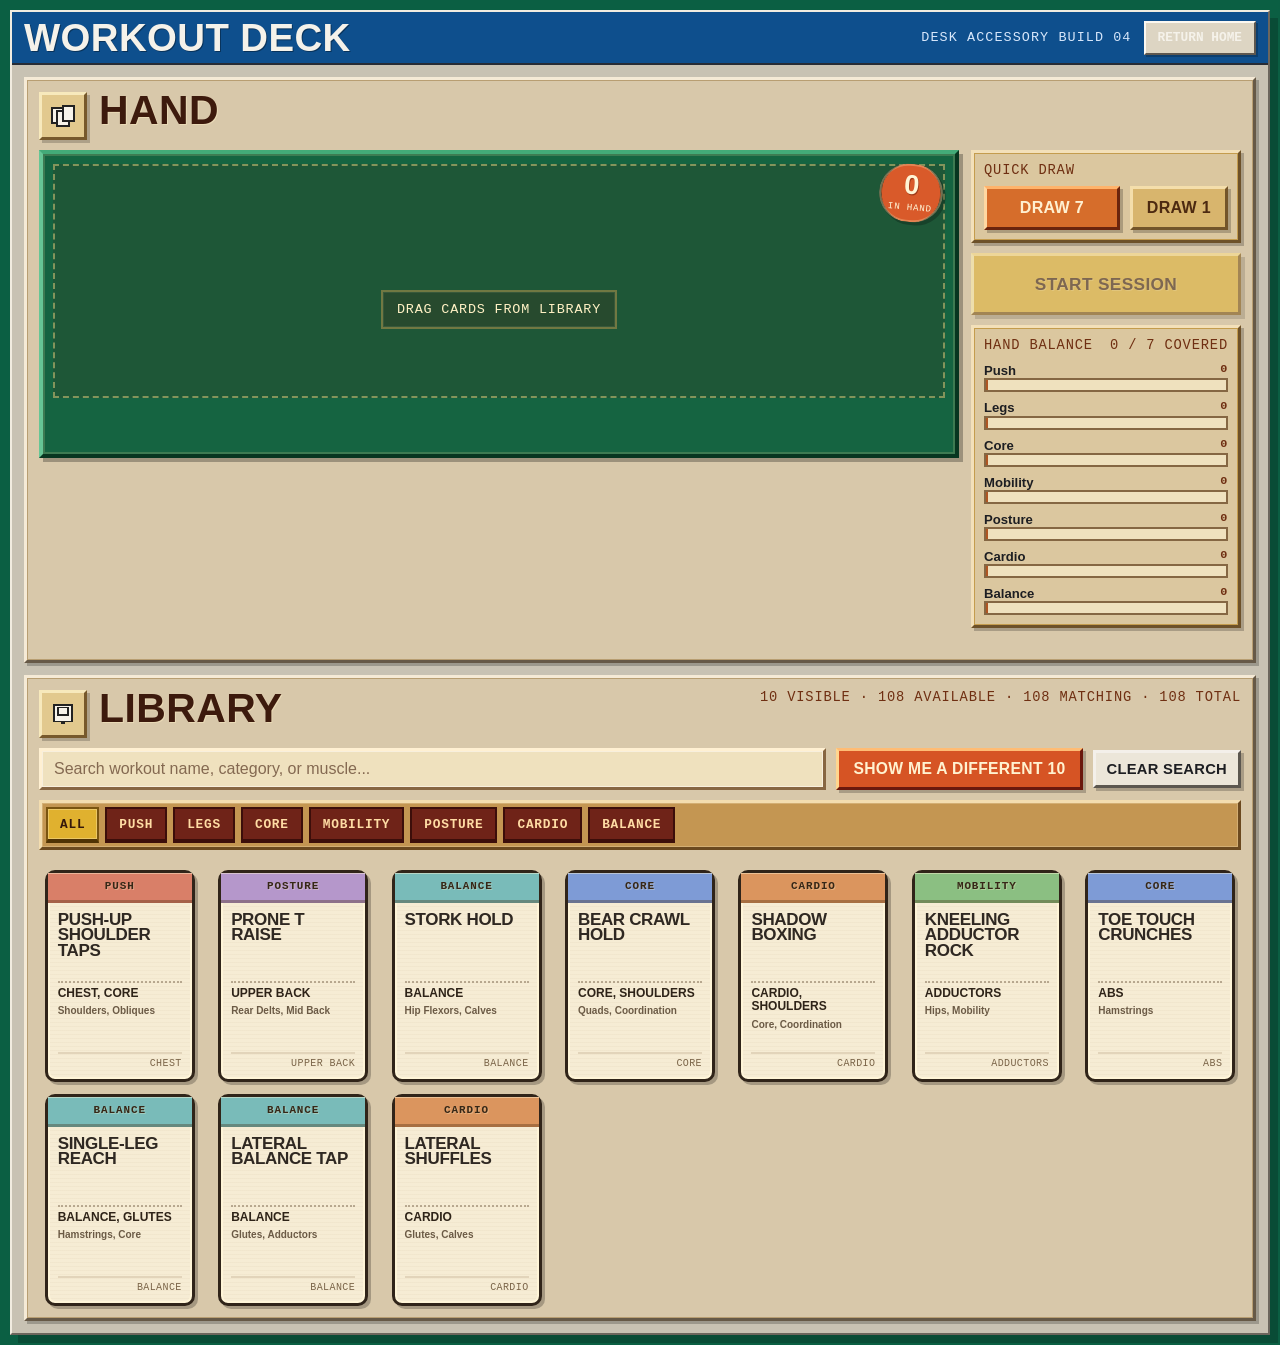
<file: Backups/workout_deck_prototype_v4_oneFile.html>
<!DOCTYPE html>
<html lang="en">
<head>
<meta charset="UTF-8" />
<meta name="viewport" content="width=device-width, initial-scale=1.0" />
<title>Workout Deck</title>
<style>
:root{
  --desk:#0b5f43;
  --window:#c8c2b3;
  --window-dark:#b2ab9c;
  --panel:#ddd6c7;
  --paper:#f3eedf;
  --ink:#1d1e22;
  --muted:#4f4a43;
  --line:#736d63;
  --shadow:#2f2b26;
  --felt:#167446;
  --felt-dark:#0f5935;
  --push:#d97f68;
  --legs:#ceb247;
  --core:#7e9bd6;
  --mobility:#8bbf82;
  --posture:#b597cb;
  --cardio:#db955e;
  --balance:#79bbb9;
  --good:#aac79d;
  --warn:#d8c95c;
  --danger:#c99e92;
  --soft:#d4c8b2;
  --tile:#c3bcad;
  --display:"Impact","Haettenschweiler","Arial Narrow Bold","Arial Black",sans-serif;
  --body:"Tahoma","MS Sans Serif","Geneva","Verdana",sans-serif;
  --mono:"Courier New","Lucida Console","Monaco",monospace;
}
*{box-sizing:border-box}
html,body{height:100%}
body{
  margin:0;
  color:var(--ink);
  font-family:var(--body);
  background-color:var(--desk);
}
button,input{font:inherit;color:inherit}
button{cursor:pointer}
.app{padding:10px;min-height:100%}
.window{
  min-height:calc(100vh - 20px);
  background:var(--window);
  border:2px solid;
  border-color:#f1ece0 #6c665d #6c665d #f1ece0;
  box-shadow:8px 8px 0 rgba(0,0,0,.2), inset 0 0 0 1px #a09889;
  display:flex;flex-direction:column;
}
.titlebar{
  min-height:52px;
  background:#0e4f8d;
  color:#f5f2ea;
  border-bottom:2px solid #272c35;
  display:flex;align-items:center;justify-content:space-between;gap:14px;
  padding:8px 12px;
}
.title-left,.title-right{display:flex;align-items:center;gap:12px;min-width:0}
.titlebar h1{
  margin:0;
  font-family:var(--display);
  font-size:clamp(1.9rem,3vw,2.45rem);
  letter-spacing:.01em;
  line-height:.92;
  text-transform:uppercase;
  text-shadow:1px 1px 0 rgba(0,0,0,.35);
}
.title-note{
  font-family:var(--mono);
  color:#d7e7fb;
  font-size:.84rem;
  letter-spacing:.08em;
  white-space:nowrap;
  text-transform:uppercase;
}
.home-btn{
  min-height:34px;
  padding:6px 12px;
  background:#ddd5c3;
  border:2px solid;
  border-color:#fbf8f1 #5d574f #5d574f #fbf8f1;
  box-shadow:2px 2px 0 rgba(0,0,0,.22);
  font-family:var(--mono);
  text-transform:uppercase;
  font-size:.8rem;
  font-weight:700;
  border-radius:0;
}
.home-btn:hover{transform:translate(-1px,-1px)}
.window-body{
  flex:1;
  overflow:auto;
  overflow-x:hidden;
  padding:12px;
  background:var(--window);
}
.screen{display:none}
.screen.active{display:block}
.panel{
  background:var(--panel);
  border:2px solid;
  border-color:#f2eee6 #817a70 #817a70 #f2eee6;
  box-shadow:2px 2px 0 rgba(0,0,0,.14), inset 0 0 0 1px #cbc3b3;
}
.pad{padding:12px}
.stack{display:grid;gap:12px}
.section-head{display:flex;justify-content:space-between;align-items:flex-start;gap:10px;flex-wrap:wrap}
.header-cluster{display:flex;gap:12px;align-items:flex-start}
.icon-tile{
  width:48px;height:48px;flex:0 0 48px;background:var(--tile);
  border:2px solid;border-color:#f4f0ea #6a645b #6a645b #f4f0ea;
  box-shadow:2px 2px 0 rgba(0,0,0,.14);display:grid;place-items:center
}
.icon-tile svg{width:30px;height:30px;shape-rendering:crispEdges}
.section-title{
  margin:0;
  font-family:var(--display);
  font-size:clamp(2rem,3.2vw,3rem);
  letter-spacing:.01em;
  line-height:.92;
  text-transform:uppercase;
}
.copy{color:var(--muted);line-height:1.35}
.mono{font-family:var(--mono);text-transform:uppercase;letter-spacing:.06em;font-size:.86rem;color:#4d4941}
.status-row{display:flex;gap:8px;flex-wrap:wrap}
.status-chip{
  background:#eee7d9;
  border:2px solid #7f786d;
  padding:4px 9px;
  font-family:var(--mono);
  font-size:.8rem;
  text-transform:uppercase
}
.deck-top-layout{display:grid;grid-template-columns:minmax(0,1fr) 270px;gap:12px;align-items:start;margin-top:10px}
.deck-stage{
  background:var(--felt);
  border:2px solid #0e663c;
  min-height:304px;
  padding:10px 10px 56px;
  position:relative;
  overflow:hidden;
  box-shadow:inset 0 0 0 2px rgba(0,0,0,.14);
}
.deck-surface{position:relative;min-height:234px;height:234px}
.hand-count-bubble{
  position:absolute;
  top:10px;
  right:12px;
  z-index:18;
  min-width:58px;
  min-height:58px;
  padding:8px 10px;
  display:grid;
  place-items:center;
  border-radius:999px;
  background:
    radial-gradient(circle at center, #d95a2a 0 68%, transparent 69%),
    conic-gradient(#ffe38d calc(var(--fill, 0) * 1turn), rgba(101,25,21,.36) 0);
  box-shadow:3px 3px 0 rgba(0,0,0,.24), inset 0 0 0 2px rgba(255,239,191,.28);
  color:#fff4d5;
  text-align:center;
  transform:rotate(5deg);
}
.hand-count-num{
  display:block;
  font-family:var(--display);
  font-size:1.7rem;
  line-height:.9;
  font-weight:900;
  text-shadow:1px 1px 0 rgba(88,21,7,.45);
}
.hand-count-label{
  display:block;
  margin-top:2px;
  font-family:var(--mono);
  font-size:.58rem;
  line-height:1.05;
  letter-spacing:.08em;
  text-transform:uppercase;
}
.deck-clear-btn{
  position:absolute;
  left:10px;
  bottom:10px;
  z-index:20;
  min-height:28px;
  padding:5px 8px;
  font-size:.74rem;
}
.deck-empty{
  position:absolute;inset:0;display:grid;place-items:center;text-align:center;
  color:#eef6ef;background:rgba(255,255,255,.05);border:2px dashed rgba(255,255,255,.25)
}
.deck-empty-copy{
  margin-top:56px;
  padding:10px 14px;
  font-family:var(--mono);
  font-size:.84rem;
  letter-spacing:.06em;
  text-transform:uppercase;
  color:#fff1c5;
  background:rgba(72,31,15,.22);
  border:2px solid rgba(255,207,107,.34);
  box-shadow:inset 0 0 0 1px rgba(255,244,205,.08);
}
.deck-side{
  display:grid;
  gap:10px;
  align-content:start;
  min-height:220px;
  grid-template-rows:auto auto auto 1fr auto;
}
.mini-panel{
  background:#e8e1d3;
  border:2px solid;
  border-color:#f2efe8 #8b857b #8b857b #f2efe8;
  padding:10px;
  display:grid;
  gap:8px
}
.control-row{display:flex;gap:10px;align-items:center;flex-wrap:wrap}
.input-number,.search-input{
  min-height:42px;
  background:#f1ece0;
  border:2px solid #91897b;
  box-shadow:inset 1px 1px 0 rgba(255,255,255,.9);
  padding:9px 12px;
  border-radius:0;
}
.input-number{width:82px;text-align:center;font-size:1.5rem;font-weight:900}
.search-input{width:100%}
.classic-btn{
  min-height:42px;
  padding:10px 14px;
  background:#ece6d9;
  border:2px solid;
  border-color:#f4f0ea #5c574f #5c574f #f4f0ea;
  border-radius:0;
  box-shadow:2px 2px 0 rgba(0,0,0,.18);
  font-weight:800;
  text-transform:uppercase;
  letter-spacing:.02em;
}
.classic-btn:hover{transform:translate(-1px,-1px);box-shadow:3px 3px 0 rgba(0,0,0,.2)}
.classic-btn:active{transform:translate(1px,1px);box-shadow:1px 1px 0 rgba(0,0,0,.14)}
.classic-btn:disabled{opacity:.55;cursor:not-allowed;transform:none;box-shadow:2px 2px 0 rgba(0,0,0,.12)}
.btn-random{background:var(--warn)}
.btn-clear{background:var(--danger)}
.btn-start{background:var(--good)}
.btn-alt{background:#efe8d8}
.btn-small{min-height:36px;padding:8px 11px;font-size:.92rem}
.btn-primary-cta{
  background:#c8da84;
  box-shadow:4px 4px 0 rgba(0,0,0,.24);
  font-size:1.08rem;
  min-height:62px;
  padding:14px 16px;
}
.btn-primary-cta:hover{box-shadow:5px 5px 0 rgba(0,0,0,.26)}
.btn-muted{
  background:#ddd6c7;
  color:#4f4a43;
  box-shadow:1px 1px 0 rgba(0,0,0,.12);
  min-height:34px;
  padding:7px 10px;
  font-size:.82rem;
  justify-self:start;
}
.btn-muted:hover{box-shadow:2px 2px 0 rgba(0,0,0,.16)}
.btn-feature{
  background:#d8c95c;
  box-shadow:3px 3px 0 rgba(0,0,0,.2);
  font-size:.98rem;
  padding:9px 14px;
}
.btn-feature:hover{box-shadow:4px 4px 0 rgba(0,0,0,.22)}
.micro-note{padding:10px;background:#efe8da;border:2px dashed #8a8478;line-height:1.4;font-size:.92rem}
.balance-panel{gap:10px}
.balance-title-row{
  display:flex;
  justify-content:space-between;
  align-items:baseline;
  gap:8px;
}
.balance-mini-list{display:grid;gap:8px}
.balance-mini-row{display:grid;gap:3px}
.balance-mini-head{
  display:flex;
  justify-content:space-between;
  gap:8px;
  font-size:.82rem;
  font-weight:800;
  line-height:1.15;
}
.balance-mini-row.balance-active .balance-mini-head{color:#1f4e8c}
.balance-mini-row.balance-active .balance-mini-track{
  box-shadow:inset 0 0 0 1px rgba(255,255,255,.35), 0 0 0 2px rgba(122,164,219,.35);
}
.balance-mini-btn{
  all:unset;
  display:block;
  cursor:pointer;
}
.balance-mini-btn:focus-visible{
  outline:2px dashed #222;
  outline-offset:3px;
}
.balance-mini-head .mono{font-size:.74rem}
.balance-mini-track{
  height:14px;
  background:#efe8db;
  border:2px solid #757067;
  overflow:hidden;
}
.balance-mini-fill{
  height:100%;
  background:#7aa4db;
  border-right:2px solid rgba(0,0,0,.2);
}
.balance-empty{
  background:#efe8da;
  border:2px dashed #8d877d;
  padding:10px;
  line-height:1.35;
  font-size:.88rem;
}
.library-top{display:grid;gap:10px}
.library-controls{display:grid;grid-template-columns:minmax(240px,1fr) auto auto;gap:10px;align-items:center}
.filter-strip{
  display:flex;
  gap:6px;
  flex-wrap:wrap;
  padding:4px;
  background:#d6cfbf;
  border:2px solid;
  border-color:#f2eee6 #817a70 #817a70 #f2eee6;
}
.filter-chip{
  min-height:34px;
  border:1px solid #6d675e;
  border-bottom-width:3px;
  background:#c9c1b0;
  padding:6px 12px 5px;
  border-radius:0;
  font-weight:800;
  font-family:var(--mono);
  font-size:.8rem;
  letter-spacing:.06em;
  text-transform:uppercase;
  box-shadow:none;
}
.filter-chip:hover{
  background:#d6cebd;
  transform:translateY(-1px);
}
.filter-chip.active{
  background:#f0e26a;
  border-color:#5c564d;
  border-bottom-color:#2d2a25;
  box-shadow:inset 0 0 0 1px rgba(255,255,255,.28);
}
.library-grid{margin-top:10px;display:grid;grid-template-columns:repeat(auto-fit,minmax(150px,1fr));gap:12px;justify-items:center;align-items:start}
.card-button{all:unset;display:block;cursor:pointer;touch-action:none;user-select:none;-webkit-user-select:none}
.card-button:focus-visible,.deck-card:focus-visible{outline:3px dashed #222;outline-offset:3px}
.card-wrap{position:relative;width:150px;min-width:150px}
.card{
  width:150px;
  height:212px;
  border:3px solid #302419;
  border-radius:10px;
  background:#f6ecd4;
  background-image:
    linear-gradient(to bottom, rgba(255,255,255,.3), rgba(255,255,255,0) 28px),
    repeating-linear-gradient(0deg, rgba(120,82,36,.035), rgba(120,82,36,.035) 1px, transparent 1px, transparent 4px);
  overflow:visible;
  box-shadow:4px 4px 0 rgba(0,0,0,.24), inset 0 0 0 2px #fff6df, inset 0 -10px 0 rgba(145,109,52,.05);
  display:flex;
  flex-direction:column;
  position:relative;
  pointer-events:none;
}
.card.large{width:188px;height:272px}
.deck-card .card-remove-toggle,
.deck-card .card-info-toggle,
.card-button .card-info-toggle,
.card-button .card-add-toggle{
  opacity:0;
  visibility:hidden;
  transition:opacity .12s ease;
}
.deck-card.is-focused .card-remove-toggle,
.deck-card.is-focused .card-info-toggle,
.card-button.is-focused .card-info-toggle,
.card-button.is-focused .card-add-toggle{
  opacity:1;
  visibility:visible;
}
.card-button.is-focused .card{
  box-shadow:0 0 0 3px rgba(240,226,106,.7), 6px 6px 0 rgba(0,0,0,.26), inset 0 0 0 2px #f8f3e8;
}
.card-remove-toggle{
  position:absolute;
  top:6px;
  left:6px;
  width:22px;
  height:22px;
  border:2px solid #6c2317;
  background:#d86539;
  box-shadow:2px 2px 0 rgba(0,0,0,.2);
  font-family:var(--mono);
  font-size:12px;
  font-weight:700;
  line-height:1;
  display:grid;
  place-items:center;
  z-index:4;
  pointer-events:auto;
  cursor:pointer;
}
.card.large .card-remove-toggle{
  width:26px;
  height:26px;
  font-size:14px;
}
.card-remove-toggle:hover{background:#e17345}
.card-info-toggle{
  position:absolute;
  top:6px;
  right:6px;
  width:22px;
  height:22px;
  border:2px solid #78510f;
  background:#e4b94d;
  box-shadow:2px 2px 0 rgba(0,0,0,.2);
  font-family:var(--mono);
  font-size:12px;
  font-weight:700;
  line-height:1;
  display:grid;
  place-items:center;
  z-index:4;
  pointer-events:auto;
  cursor:help;
}
.card.large .card-info-toggle{
  width:26px;
  height:26px;
  font-size:14px;
}
.card-info-toggle:hover{background:#efc863}
.card-add-toggle{
  position:absolute;
  left:50%;
  top:50%;
  width:60px;
  height:60px;
  border:3px solid #6c2317;
  background:#d65424;
  color:#fff1d4;
  box-shadow:4px 4px 0 rgba(0,0,0,.24);
  transform:translate(-50%,-50%);
  font-family:var(--display);
  font-size:34px;
  font-weight:900;
  line-height:1;
  display:grid;
  place-items:center;
  z-index:4;
  pointer-events:auto;
  cursor:pointer;
}
.card-add-toggle:hover{background:#e2612d}
.card.large .card-add-toggle{
  width:72px;
  height:72px;
  font-size:40px;
}
.card-info-head{
  display:flex;
  justify-content:space-between;
  align-items:center;
  gap:8px;
}
.card-info-title{
  font-family:var(--mono);
  font-size:11px;
  font-weight:700;
  text-transform:uppercase;
  letter-spacing:.06em;
}
.card.large .card-info-title{font-size:12px}
.card-info-hide{
  min-height:24px;
  padding:4px 7px;
  font-size:.74rem;
}
.info-popup{
  position:fixed;
  width:min(320px, calc(100vw - 24px));
  max-height:min(420px, calc(100vh - 24px));
  background:#f2ecde;
  border:2px solid #5f584e;
  box-shadow:5px 5px 0 rgba(0,0,0,.26);
  padding:12px;
  z-index:80;
  display:grid;
  gap:8px;
  overflow:auto;
}
.info-popup.hidden{display:none}
.card-info-section{display:grid;gap:2px}
.card-info-label{
  font-family:var(--mono);
  font-size:10px;
  text-transform:uppercase;
  color:#5a544b;
}
.card-info-copy{
  font-size:11px;
  line-height:1.3;
  color:#2d2a25;
}
.card.large .card-info-copy{font-size:12px}
.card-info-couplet{
  margin-top:auto;
  padding-top:4px;
  border-top:2px dotted #8a8175;
  font-size:11px;
  line-height:1.3;
  font-style:italic;
}
.card.large .card-info-couplet{font-size:12px}
.card .topband{
  height:30px;
  padding:0 34px;
  display:flex;
  align-items:center;
  justify-content:center;
  background:var(--accent);
  border-bottom:3px solid rgba(65,40,14,.34);
  box-shadow:inset 0 1px 0 rgba(255,245,212,.45);
}
.card.large .topband{height:34px;padding-right:42px;padding-left:42px}
.card .topband-label{
  display:block;
  max-width:100%;
  overflow:hidden;
  text-overflow:ellipsis;
  white-space:nowrap;
  text-align:center;
  font-family:var(--mono);
  font-size:11px;
  text-transform:uppercase;
  font-weight:700;
  letter-spacing:.08em;
  line-height:1;
  color:#362717;
  text-shadow:1px 1px 0 rgba(255,242,205,.3);
}
.card.large .topband-label{
  font-size:13px;
  letter-spacing:.09em;
}
.card .body{
  flex:1;
  padding:9px 10px 10px;
  display:flex;
  flex-direction:column;
  gap:7px;
}
.card .name{
  font-family:var(--display);
  font-weight:900;
  letter-spacing:-.02em;
  line-height:.9;
  font-size:17px;
  min-height:62px;
  color:#2f2822;
  text-transform:uppercase
}
.card.large .name{font-size:1.92rem;min-height:102px}
.card .muscle-groups{
  display:grid;
  gap:5px;
  padding-top:4px;
  border-top:2px dotted rgba(110,88,63,.45);
}
.card .primary-muscles{
  font-size:12px;
  font-weight:900;
  line-height:1.12;
  color:#2e2318;
  text-transform:uppercase;
}
.card .secondary-muscles{
  font-size:10px;
  font-weight:700;
  line-height:1.22;
  color:#6b5a45;
}
.card.large .muscle-groups{gap:8px}
.card.large .primary-muscles{font-size:15px}
.card.large .secondary-muscles{font-size:12px}
.card .footer-note{
  margin-top:auto;
  display:flex;
  justify-content:flex-end;
  align-items:flex-end;
  gap:8px;
  padding-top:4px;
  border-top:2px solid rgba(120,91,49,.16);
}
.card .footer-note .tiny{
  font-family:var(--mono);
  font-size:10px;
  color:#7a6448;
  letter-spacing:.04em;
  text-transform:uppercase;
}
.card-button:hover .card{transform:translate(-1px,-1px)}
.card-button.in-deck .card{box-shadow:0 0 0 3px rgba(240,226,106,.55),4px 4px 0 rgba(0,0,0,.24)}
.card-button.dragging{opacity:.55}
[data-category="push"]{--accent:var(--push)}
[data-category="legs"]{--accent:var(--legs)}
[data-category="core"]{--accent:var(--core)}
[data-category="mobility"]{--accent:var(--mobility)}
[data-category="posture"]{--accent:var(--posture)}
[data-category="cardio"]{--accent:var(--cardio)}
[data-category="balance"]{--accent:var(--balance)}
.deck-card{all:unset;position:absolute;top:8px;cursor:grab;display:block;transform-origin:top left;touch-action:none;user-select:none;-webkit-user-select:none}
.deck-card.is-focused .card{
  box-shadow:0 0 0 3px rgba(240,226,106,.7), 6px 6px 0 rgba(0,0,0,.26), inset 0 0 0 2px #f8f3e8;
}
.deck-card.balance-hit .card{
  box-shadow:0 0 0 3px rgba(122,164,219,.82), 5px 5px 0 rgba(0,0,0,.24), inset 0 0 0 2px #f8f3e8;
}
.deck-card.balance-hit .primary-muscles{
  color:#153f73;
}
.deck-card.balance-hit .secondary-muscles{
  color:#305f97;
}
.deck-card.drag-over .card{box-shadow:0 0 0 3px rgba(255,255,255,.75),4px 4px 0 rgba(0,0,0,.24)}
.deck-stage.drag-over{box-shadow:inset 0 0 0 2px rgba(0,0,0,.14), 0 0 0 3px rgba(240,226,106,.45)}
.card-button.dragging,.deck-card.dragging{opacity:.45}
.drag-ghost{
  position:fixed !important;
  margin:0 !important;
  z-index:200;
  pointer-events:none !important;
  opacity:.92;
}
.workout-grid{display:grid;gap:12px}
.workout-top{display:grid;grid-template-columns:250px minmax(0,1fr) 132px;gap:12px;align-items:stretch}
.timer-panel{display:grid;gap:6px}
.big-timer{font-family:var(--display);font-size:clamp(3.8rem,8vw,5.9rem);line-height:.82;font-weight:900;letter-spacing:-.08em}
.small-timer{font-family:var(--mono);font-size:.98rem}
.state-panel{display:grid;grid-template-columns:76px minmax(0,1fr);gap:12px;align-items:center}
.state-title{font-family:var(--display);font-size:clamp(1.6rem,3vw,2.3rem);line-height:.95;letter-spacing:-.06em;font-weight:900;margin:0}
.pause-panel{display:grid}
.pause-btn{width:100%;min-height:100%;background:#e4df71;border-radius:0;font-size:1.02rem}
.workout-main{display:grid;grid-template-columns:170px minmax(0,1fr) 170px;gap:12px;align-items:stretch}
.pile-box{padding:10px;min-height:440px;display:grid;align-content:start;gap:10px}
.pile-title{font-family:var(--mono);text-transform:uppercase;font-size:.86rem;letter-spacing:.06em}
.pile-sub{font-size:.95rem;color:#4f4b44}
.mini-pile{position:relative;height:220px}
.mini-card{position:absolute}
.mini-card .card{transform:scale(.72);transform-origin:top left}
.list-note{margin-top:auto;font-size:.9rem;line-height:1.45;color:#4e4a44}
.active-shell{
  background:var(--felt);
  border:2px solid #0e663c;
  min-height:440px;
  padding:14px;
  display:grid;
  grid-template-rows:auto 1fr auto;
  gap:10px;
  box-shadow:inset 0 0 0 2px rgba(0,0,0,.14);
}
.active-top{display:flex;justify-content:space-between;align-items:flex-start;gap:10px}
.active-top h2{margin:0;color:#eef5ef;font-family:var(--display);font-weight:900;font-size:clamp(1.9rem,3vw,2.8rem);letter-spacing:.01em;line-height:.9;text-transform:uppercase}
.active-top .copy{color:#e2efe4}
.active-center{display:grid;place-items:center;min-height:228px}
.active-bottom{display:flex;justify-content:space-between;align-items:flex-end;gap:12px;flex-wrap:wrap}
.active-footnote{color:#eef5ef;max-width:26rem;line-height:1.35}
.card-counter{background:#efe8da;border:2px solid #8d877d;padding:5px 10px;font-family:var(--mono);text-transform:uppercase;font-size:.84rem}
.done-btn{background:#f0e15d;min-width:232px;min-height:60px;font-size:1.1rem}
.workout-bottom{display:flex;justify-content:space-between;gap:12px;flex-wrap:wrap}
.utility-actions,.finish-actions{display:flex;gap:8px;flex-wrap:wrap}
.utility-actions .classic-btn,.finish-actions .classic-btn{min-height:38px;padding:8px 12px;font-size:.94rem;box-shadow:2px 2px 0 rgba(0,0,0,.18)}
#builderScreen .panel{
  background:#d8c8aa;
  border-width:3px;
  border-color:#f5ead6 #665947 #665947 #f5ead6;
  box-shadow:3px 3px 0 rgba(0,0,0,.22), inset 0 0 0 1px #b89e72;
}
#builderScreen .icon-tile{
  background:#e2c98e;
  border-width:3px;
  border-color:#f7e9bc #77592c #77592c #f7e9bc;
  box-shadow:3px 3px 0 rgba(0,0,0,.2);
}
#builderScreen .section-title{
  color:#3d1a0d;
  text-shadow:1px 1px 0 rgba(255,240,197,.45);
}
#builderScreen .mono{
  color:#6f2f12;
}
#builderScreen .status-chip{
  background:#4b120f;
  color:#ffd579;
  border:3px solid;
  border-color:#d4944f #1f0604 #1f0604 #f2bc70;
  box-shadow:2px 2px 0 rgba(0,0,0,.2);
}
#builderScreen .deck-stage{
  background:#156441;
  border:4px solid;
  border-color:#43aa78 #073620 #073620 #66c695;
  box-shadow:4px 4px 0 rgba(0,0,0,.28), inset 0 0 0 2px rgba(241,226,162,.18);
}
#builderScreen .deck-empty{
  color:#fff1c5;
  background:rgba(72,31,15,.18);
  border:2px dashed rgba(255,223,136,.45);
}
#builderScreen .deck-side .mini-panel,
#builderScreen .balance-panel{
  background:#dbc79f;
  border-width:3px;
  border-color:#f3e0b9 #6d5129 #6d5129 #f3e0b9;
  box-shadow:3px 3px 0 rgba(0,0,0,.22), inset 0 0 0 1px #c49c4d;
}
#builderScreen .search-input{
  background:#efe1be;
  border:3px solid;
  border-color:#fff0d2 #876642 #876642 #fff0d2;
  box-shadow:inset 0 0 0 1px #f8efdd;
  color:#3d2718;
}
#builderScreen .search-input::placeholder{
  color:#846951;
}
#builderScreen .classic-btn{
  border-width:3px;
  box-shadow:3px 3px 0 rgba(0,0,0,.22);
}
#builderScreen .btn-random{
  background:#d66d2b;
  color:#fff0d1;
  border-color:#ffb36b #6a240d #6a240d #ffd8a2;
}
#builderScreen .btn-alt{
  background:#d8b56d;
  color:#4d2a11;
  border-color:#f4deab #73552a #73552a #f4deab;
}
#builderScreen .btn-primary-cta{
  background:#e0b12f;
  color:#34180b;
  border-color:#ffe28a #76500f #76500f #fff0ae;
  box-shadow:4px 4px 0 rgba(0,0,0,.24);
  text-shadow:1px 1px 0 rgba(255,242,187,.3);
}
#builderScreen .btn-muted{
  background:#8d2117;
  color:#ffe8c0;
  border-color:#db7b61 #3f0b06 #3f0b06 #f2a28c;
  box-shadow:2px 2px 0 rgba(0,0,0,.2);
}
#builderScreen .btn-feature{
  background:#d65424;
  color:#fff2d0;
  border-color:#ffbc74 #6b180d #6b180d #ffd68f;
}
#builderScreen .filter-strip{
  background:#c49652;
  border-width:3px;
  border-color:#f3ddb0 #6b491f #6b491f #f3ddb0;
  box-shadow:inset 0 0 0 1px rgba(255,241,207,.26);
}
#builderScreen .filter-chip{
  min-height:36px;
  background:#6f2318;
  color:#ffdca4;
  border:2px solid #3c0e0a;
  border-bottom-width:4px;
}
#builderScreen .filter-chip:hover{
  background:#822a1d;
}
#builderScreen .filter-chip.active{
  background:#e0b12f;
  color:#35180b;
  border-color:#7a5410;
  border-bottom-color:#4f3204;
  box-shadow:inset 0 0 0 1px rgba(255,241,201,.35);
}
#builderScreen .balance-mini-track{
  background:#efe1be;
  border:2px solid #856743;
}
#builderScreen .balance-mini-fill{
  background:#d66d2b;
  border-right:2px solid rgba(93,33,15,.32);
}
#builderScreen .balance-mini-row.balance-active .balance-mini-head{
  color:#7c240f;
}
#builderScreen .balance-mini-row.balance-active .balance-mini-track{
  box-shadow:inset 0 0 0 1px rgba(255,241,201,.34), 0 0 0 2px rgba(224,177,47,.36);
}
#builderScreen .card{
  border-radius:10px;
  box-shadow:3px 3px 0 rgba(0,0,0,.24), inset 0 0 0 2px #fff5d8;
}
#builderScreen .card .topband{
  border-bottom-width:3px;
}
#builderScreen .card-button.is-focused .card,
#builderScreen .deck-card.is-focused .card{
  box-shadow:0 0 0 3px rgba(255,214,111,.75), 5px 5px 0 rgba(0,0,0,.26), inset 0 0 0 2px #fff5d8;
}
#builderScreen .deck-card.is-focused{
  margin-top:-8px;
}
#builderScreen .deck-card.balance-hit .card{
  box-shadow:0 0 0 3px rgba(214,109,43,.78), 5px 5px 0 rgba(0,0,0,.24), inset 0 0 0 2px #fff5d8;
}
#builderScreen .note-box,
#builderScreen .balance-empty{
  background:#efe1be;
  border:2px solid #856743;
  box-shadow:inset 0 0 0 1px #f8efdd;
  color:#523a27;
}
#workoutScreen .panel{
  background:#d8c8aa;
  border-width:3px;
  border-color:#f5ead6 #665947 #665947 #f5ead6;
  box-shadow:3px 3px 0 rgba(0,0,0,.22), inset 0 0 0 1px #b89e72;
}
#workoutScreen .timer-panel,
#workoutScreen .state-panel,
#workoutScreen .pile-box{
  background:#dbc79f;
}
#workoutScreen .timer-panel{
  background:#3a1612;
  border-color:#8d6243 #120705 #120705 #d39a55;
  box-shadow:3px 3px 0 rgba(0,0,0,.3), inset 0 0 0 1px #7d4424;
}
#workoutScreen .timer-panel .mono,
#workoutScreen .timer-panel .small-timer{
  color:#ffd06b;
}
#workoutScreen .big-timer{
  color:#ffe08b;
  text-shadow:2px 2px 0 #8f3f19;
  letter-spacing:-.05em;
}
#workoutScreen .state-panel{
  background:#d8b56d;
  border-color:#f4deab #73552a #73552a #f4deab;
  box-shadow:3px 3px 0 rgba(0,0,0,.24), inset 0 0 0 1px #b97f28;
}
#workoutScreen .state-panel .mono{
  color:#6f2f12;
}
#workoutScreen .state-title{
  color:#34170d;
  text-shadow:1px 1px 0 rgba(255,238,197,.45);
}
#workoutScreen .state-panel .copy{
  color:#4f3422;
}
#workoutScreen .pause-panel{
  background:#651915;
  border:3px solid;
  border-color:#d48f57 #220805 #220805 #f0b972;
  box-shadow:3px 3px 0 rgba(0,0,0,.28), inset 0 0 0 1px #8c2d24;
}
#workoutScreen .pause-btn{
  background:#d65424;
  color:#fff2d0;
  border-width:3px;
  border-color:#ffbc74 #6b180d #6b180d #ffd68f;
  box-shadow:3px 3px 0 rgba(0,0,0,.24);
  text-shadow:1px 1px 0 rgba(73,12,4,.5);
}
#workoutScreen .pause-btn:hover{background:#e25f29}
#workoutScreen .pile-box{
  background:#c9aa72;
  border-color:#f3e0b9 #6d5129 #6d5129 #f3e0b9;
}
#workoutScreen .pile-title{
  color:#5d210f;
  letter-spacing:.09em;
}
#workoutScreen .pile-sub{
  color:#4f3422;
  font-family:var(--mono);
  font-size:.86rem;
  text-transform:uppercase;
}
#workoutScreen .mini-pile{
  background:#16613f;
  border:3px solid;
  border-color:#3b9b6f #083a22 #083a22 #4db982;
  box-shadow:inset 0 0 0 1px rgba(245,242,221,.12);
}
#workoutScreen .mini-card .card{
  box-shadow:2px 2px 0 rgba(0,0,0,.22), inset 0 0 0 2px #f8f3e8;
}
#workoutScreen .list-note{
  background:#efe1be;
  border:2px solid #856743;
  box-shadow:inset 0 0 0 1px #f8efdd;
  padding:8px 10px;
  color:#523a27;
  font-family:var(--mono);
  font-size:.82rem;
  line-height:1.45;
}
#workoutScreen .active-shell{
  background:#156441;
  border:4px solid;
  border-color:#43aa78 #073620 #073620 #66c695;
  box-shadow:4px 4px 0 rgba(0,0,0,.28), inset 0 0 0 2px rgba(241,226,162,.18);
}
#workoutScreen .active-top{
  padding-bottom:10px;
  border-bottom:2px solid rgba(255,224,139,.28);
}
#workoutScreen .active-top .mono{
  color:#ffd780;
}
#workoutScreen .active-top h2{
  color:#fff0bf;
  text-shadow:2px 2px 0 rgba(62,21,8,.35);
}
#workoutScreen .active-top .copy{
  color:#f1ecd2;
}
#workoutScreen .active-center .card.large{
  border-width:4px;
  border-radius:10px;
  box-shadow:5px 5px 0 rgba(0,0,0,.3), inset 0 0 0 2px #fff5d8;
}
#workoutScreen .active-center .card .topband{
  border-bottom-width:3px;
}
#workoutScreen .active-footnote{
  color:#fff1c5;
  background:rgba(72,31,15,.32);
  border:2px solid rgba(255,207,107,.38);
  box-shadow:inset 0 0 0 1px rgba(255,244,205,.08);
  padding:10px 12px;
}
#workoutScreen .card-counter{
  background:#4b120f;
  color:#ffd579;
  border:3px solid;
  border-color:#d4944f #1f0604 #1f0604 #f2bc70;
  box-shadow:2px 2px 0 rgba(0,0,0,.24);
}
#workoutScreen .done-btn{
  background:#e0b12f;
  color:#34180b;
  border-width:3px;
  border-color:#ffe28a #76500f #76500f #fff0ae;
  box-shadow:4px 4px 0 rgba(0,0,0,.24);
  text-shadow:1px 1px 0 rgba(255,242,187,.3);
}
#workoutScreen .done-btn:hover{background:#eabb3c}
#workoutScreen .utility-actions .classic-btn,
#workoutScreen .finish-actions .classic-btn{
  min-height:42px;
  padding:9px 13px;
  border-width:3px;
  box-shadow:3px 3px 0 rgba(0,0,0,.22);
}
#workoutScreen .utility-actions .classic-btn{
  background:#d66d2b;
  color:#fff0d1;
  border-color:#ffb36b #6a240d #6a240d #ffd8a2;
}
#workoutScreen .finish-actions .classic-btn{
  background:#8d2117;
  color:#ffe8c0;
  border-color:#db7b61 #3f0b06 #3f0b06 #f2a28c;
}
#workoutScreen .utility-actions .classic-btn:hover{background:#e17a34}
#workoutScreen .finish-actions .classic-btn:hover{background:#a0281d}
.summary-grid{display:grid;gap:12px}
.summary-top{display:grid;grid-template-columns:minmax(0,1fr) 320px;gap:12px}
.summary-felt{
  background:var(--felt);
  border:2px solid #0e663c;min-height:244px;position:relative;overflow:hidden;padding:12px;
  box-shadow:inset 0 0 0 2px rgba(0,0,0,.14)
}
.summary-fan{position:absolute;left:20px;right:20px;bottom:12px;height:190px}
.stat-stack{display:grid;gap:10px}
.stat-box,.rec-card{background:#efe8da;border:2px solid #8d877d;padding:12px}
.stat-label{font-family:var(--mono);text-transform:uppercase;font-size:.78rem;color:#565148}
.stat-value{font-family:var(--display);font-size:clamp(2rem,5vw,3.1rem);font-weight:900;line-height:.9;letter-spacing:-.06em;margin-top:6px}
.summary-bottom{display:grid;grid-template-columns:minmax(0,1fr) 320px;gap:12px}
.bar-list{display:grid;gap:10px;margin-top:10px}
.bar-row{display:grid;gap:4px}
.bar-head{display:flex;justify-content:space-between;gap:8px;font-size:.95rem;font-weight:800}
.bar-track{height:22px;background:#efe8db;border:2px solid #757067;border-radius:0;overflow:hidden}
.bar-fill{height:100%;background:#7aa4db;border-right:2px solid rgba(0,0,0,.2)}
.rec-list{display:grid;gap:10px;margin-top:10px}
.note-box{
  background:#efe8da;
  border:2px solid #8d877d;
  padding:14px;
  line-height:1.4;
  box-shadow:inset 0 0 0 1px #f4eedf;
}
.hidden{display:none !important}
@media (max-width: 1140px){
  .deck-top-layout{grid-template-columns:minmax(0,1fr) 248px}
  .workout-top{grid-template-columns:230px minmax(0,1fr) 124px}
  .workout-main{grid-template-columns:150px minmax(0,1fr) 150px}
}
@media (max-width: 900px){
  .deck-top-layout{grid-template-columns:1fr}
  .library-controls{grid-template-columns:1fr auto;align-items:start}
  .library-controls .search-wrap{grid-column:1/-1}
  .workout-top{grid-template-columns:1fr}
  .workout-main{grid-template-columns:1fr}
  .pile-box{min-height:220px}
  .mini-pile{height:160px}
  .summary-top,.summary-bottom{grid-template-columns:1fr}
}
@media (max-width: 640px){
  .app{padding:8px}
  .window-body{padding:10px}
  .titlebar{align-items:flex-start}
  .title-right{width:100%;justify-content:space-between}
  .title-note{display:none}
  .library-controls{grid-template-columns:1fr}
  .library-grid{grid-template-columns:repeat(auto-fit,minmax(138px,1fr));gap:10px}
  .card,.card-wrap{width:138px;min-width:138px}
  .card{height:200px}
  .card .name{font-size:17px;min-height:62px}
  .deck-stage{min-height:286px}
  .deck-surface{height:216px}
  .active-shell{min-height:380px}
  .done-btn{min-width:0;width:100%}
  .active-bottom{align-items:stretch}
  .summary-fan{left:8px;right:8px}
  .workout-bottom{justify-content:stretch}
  .utility-actions,.finish-actions{width:100%}
  .utility-actions .classic-btn,.finish-actions .classic-btn{flex:1}
}
</style>
</head>
<body>
<div class="app">
  <div class="window">
    <div class="titlebar">
      <div class="title-left">
        <h1>Workout Deck</h1>
      </div>
        <div class="title-right">
        <div class="title-note">desk accessory build 04</div>
        <button id="homeBtn" class="home-btn" type="button">Return home</button>
      </div>
    </div>

    <div class="window-body">
      <section id="builderScreen" class="screen active">
        <div class="stack">
          <div class="panel pad">
            <div class="section-head">
              <div class="header-cluster">
                <div class="icon-tile" aria-hidden="true">
                  <svg viewBox="0 0 32 32">
                    <rect x="4" y="7" width="12" height="16" fill="#f7f3ea" stroke="#222" stroke-width="2"/>
                    <rect x="10" y="11" width="12" height="16" fill="#f7f3ea" stroke="#222" stroke-width="2"/>
                    <rect x="16" y="5" width="12" height="16" fill="#f7f3ea" stroke="#222" stroke-width="2"/>
                  </svg>
                </div>
                <div>
                  <h2 class="section-title">Hand</h2>
                </div>
              </div>
            </div>
            <div class="deck-top-layout">
              <div class="deck-stage" id="deckDropZone">
                <div id="handCountBubble" class="hand-count-bubble" aria-live="polite">
                  <span id="deckMetaChip" class="hand-count-num">0</span>
                  <span class="hand-count-label">In hand</span>
                </div>
                <div class="deck-surface" id="deckSurface"></div>
                <button id="clearDeckBtn" class="classic-btn btn-muted deck-clear-btn">Clear hand</button>
              </div>
              <div class="deck-side">
                <div class="mini-panel">
                  <div class="mono">Quick draw</div>
                  <div class="control-row" style="align-items:stretch">
                    <button id="drawSevenBtn" class="classic-btn btn-random" style="flex:1">Draw 7</button>
                    <button id="drawOneBtn" class="classic-btn btn-alt">Draw 1</button>
                  </div>
                </div>
                <button id="startWorkoutBtn" class="classic-btn btn-start btn-primary-cta">Start session</button>
                <div class="mini-panel balance-panel">
                  <div class="balance-title-row">
                    <div class="mono">Hand balance</div>
                    <div id="handBalanceMeta" class="mono">0 muscles</div>
                  </div>
                  <div id="handBalanceList" class="balance-mini-list"></div>
                </div>
              </div>
            </div>
          </div>
          <div class="panel pad">
            <div class="library-top">
              <div class="section-head">
                <div class="header-cluster">
                  <div class="icon-tile" aria-hidden="true">
                    <svg viewBox="0 0 32 32">
                      <rect x="6" y="6" width="20" height="18" fill="#f7f3ea" stroke="#222" stroke-width="2"/>
                      <rect x="11" y="9" width="10" height="8" fill="none" stroke="#222" stroke-width="2"/>
                      <rect x="14" y="24" width="4" height="3" fill="#222"/>
                    </svg>
                  </div>
                  <div>
                    <h2 class="section-title">Library</h2>
                  </div>
                </div>
                <div class="mono" id="libraryMeta">10 visible · 0 matching · 0 total</div>
              </div>
              <div class="library-controls">
                <div class="search-wrap">
                  <input id="searchInput" class="search-input" type="text" list="librarySuggestions" placeholder="Search workout name, category, or muscle..." />
                  <datalist id="librarySuggestions"></datalist>
                </div>
                <button id="differentTenBtn" class="classic-btn btn-small btn-feature">Show me a different 10</button>
                <button id="clearSearchBtn" class="classic-btn btn-small">Clear search</button>
              </div>
              <div class="filter-strip" id="filterStrip"></div>
              <div id="libraryGrid" class="library-grid"></div>
            </div>
          </div>
        </div>
      </section>

      <section id="workoutScreen" class="screen">
        <div class="workout-grid">
          <div class="workout-top">
            <div class="panel pad timer-panel">
              <div class="mono">Current exercise</div>
              <div id="exerciseTimer" class="big-timer">00:00</div>
              <div id="totalTimerLine" class="small-timer">00:00 + 00:00 = 00:00</div>
            </div>

            <div class="panel pad state-panel">
              <div class="icon-tile" aria-hidden="true">
                <svg viewBox="0 0 32 32">
                  <rect x="3" y="8" width="12" height="16" fill="#f7f3ea" stroke="#222" stroke-width="2"/>
                  <rect x="10" y="6" width="12" height="16" fill="#f7f3ea" stroke="#222" stroke-width="2"/>
                  <rect x="17" y="10" width="12" height="16" fill="#f7f3ea" stroke="#222" stroke-width="2"/>
                </svg>
              </div>
              <div>
                <div class="mono">Table state</div>
                <h2 class="state-title">Watch the hand shrink as you work through it.</h2>
                <div class="copy">Done cards move to the completed pile. Skipped cards stay out of the muscle totals.</div>
              </div>
            </div>

            <div class="panel pause-panel">
              <button id="pauseBtn" class="classic-btn pause-btn">Pause</button>
            </div>
          </div>

          <div class="workout-main">
            <div class="panel pile-box">
              <div>
                <div class="pile-title">Remaining pile</div>
                <div id="remainingMeta" class="pile-sub">0 cards left</div>
              </div>
              <div id="remainingPile" class="mini-pile"></div>
              <div id="remainingList" class="list-note"></div>
            </div>

            <div class="active-shell">
              <div class="active-top">
                <div>
                  <div class="mono" id="cardPosition">Card 1 of 1</div>
                  <h2>In play</h2>
                  <div id="workoutStateCopy" class="copy">Big card front and center, like a card table.</div>
                </div>
                <div class="card-counter" id="workoutStateChip">Running</div>
              </div>
              <div class="active-center" id="activeCardSlot"></div>
              <div class="active-bottom">
                <div class="active-footnote" id="activeFootnote">Use Done when you finish the exercise. Skip leaves it out of the final muscle totals.</div>
                <button id="doneBtn" class="classic-btn done-btn">Done with this card</button>
              </div>
            </div>

            <div class="panel pile-box">
              <div>
                <div class="pile-title">Completed pile</div>
                <div id="doneMeta" class="pile-sub">0 done · 0 skipped</div>
              </div>
              <div id="donePile" class="mini-pile"></div>
              <div id="doneList" class="list-note">Nothing done yet.</div>
            </div>
          </div>

          <div class="workout-bottom">
            <div class="utility-actions">
              <button id="prevBtn" class="classic-btn btn-alt">Previous</button>
              <button id="skipBtn" class="classic-btn btn-alt">Skip this card</button>
            </div>
            <div class="finish-actions">
              <button id="finishBtn" class="classic-btn btn-clear">Finish workout</button>
              <button id="backToDeckBtn" class="classic-btn">Back to hand</button>
            </div>
          </div>
        </div>
      </section>

      <section id="summaryScreen" class="screen">
        <div class="summary-grid">
          <div class="summary-top">
            <div class="summary-felt">
              <div class="pile-title" style="color:#eef5ef">Session hand</div>
              <div id="summaryFan" class="summary-fan"></div>
            </div>
            <div class="stat-stack">
              <div class="stat-box"><div class="stat-label">Total elapsed</div><div id="summaryTime" class="stat-value">00:00</div></div>
              <div class="stat-box"><div class="stat-label">Completed</div><div id="summaryCompleted" class="stat-value">0</div></div>
              <div class="stat-box"><div class="stat-label">Skipped</div><div id="summarySkipped" class="stat-value">0</div></div>
              <button id="backToBuilderBtn" class="classic-btn btn-start">Back to hand builder</button>
            </div>
          </div>

          <div class="summary-bottom">
            <div class="panel pad">
              <div class="section-head">
                <div class="header-cluster">
                  <div class="icon-tile" aria-hidden="true">
                    <svg viewBox="0 0 32 32">
                      <rect x="6" y="7" width="20" height="18" fill="#f7f3ea" stroke="#222" stroke-width="2"/>
                      <rect x="13" y="5" width="6" height="2" fill="#222"/>
                      <circle cx="16" cy="16" r="5" fill="none" stroke="#222" stroke-width="2"/>
                      <line x1="16" y1="16" x2="16" y2="12" stroke="#222" stroke-width="2"/>
                      <line x1="16" y1="16" x2="19" y2="18" stroke="#222" stroke-width="2"/>
                    </svg>
                  </div>
                  <div>
                    <h2 class="section-title" style="font-size:2.2rem">Muscles worked</h2>
                    <div class="copy">Counted from the cards you marked Done.</div>
                  </div>
                </div>
              </div>
              <div id="barList" class="bar-list"></div>
            </div>

            <div class="panel pad">
              <div class="section-head">
                <div>
                  <h2 class="section-title" style="font-size:2.1rem">Next time</h2>
                  <div class="copy">A quick read on what got the most attention and what was neglected.</div>
                </div>
              </div>
              <div class="rec-list">
                <div class="rec-card" id="mostWorkedCard"></div>
                <div class="rec-card" id="nextTimeCard"></div>
                <div class="rec-card" id="notesCard"></div>
              </div>
            </div>
          </div>
        </div>
      </section>
    </div>
  </div>
</div>

<div id="infoPopup" class="info-popup hidden" aria-hidden="true">
  <div class="card-info-head">
    <div id="infoPopupTitle" class="card-info-title">Exercise note</div>
    <div id="infoPopupHide" class="classic-btn btn-muted card-info-hide" role="button" tabindex="0">Hide</div>
  </div>
  <div class="card-info-section">
    <div class="card-info-label">How to do it</div>
    <div id="infoPopupHowTo" class="card-info-copy"></div>
  </div>
  <div class="card-info-section">
    <div class="card-info-label">Tip</div>
    <div id="infoPopupTip" class="card-info-copy"></div>
  </div>
  <div class="card-info-section">
    <div class="card-info-label">Couplet</div>
    <div id="infoPopupCouplet" class="card-info-copy card-info-couplet"></div>
  </div>
</div>

<script>
const EXERCISES = [{"id": "ex1", "title": "Push-Ups", "category": "push", "primary": ["Chest", "Triceps"], "secondary": ["Shoulders", "Core"]}, {"id": "ex2", "title": "Pike Push-Ups", "category": "push", "primary": ["Shoulders"], "secondary": ["Triceps", "Upper Chest"]}, {"id": "ex3", "title": "Scapular Push-Ups", "category": "push", "primary": ["Serratus"], "secondary": ["Chest", "Shoulders"]}, {"id": "ex4", "title": "Tempo Push-Ups", "category": "push", "primary": ["Chest", "Triceps"], "secondary": ["Core", "Shoulders"]}, {"id": "ex5", "title": "Diamond Push-Ups", "category": "push", "primary": ["Triceps", "Chest"], "secondary": ["Shoulders"]}, {"id": "ex6", "title": "Wide Push-Ups", "category": "push", "primary": ["Chest"], "secondary": ["Shoulders", "Triceps"]}, {"id": "ex7", "title": "Decline Push-Ups", "category": "push", "primary": ["Upper Chest", "Shoulders"], "secondary": ["Triceps", "Core"]}, {"id": "ex8", "title": "Knee Push-Ups", "category": "push", "primary": ["Chest"], "secondary": ["Triceps", "Core"]}, {"id": "ex9", "title": "Pseudo Planche Push-Ups", "category": "push", "primary": ["Shoulders", "Chest"], "secondary": ["Wrists", "Core"]}, {"id": "ex10", "title": "Wall Push Holds", "category": "push", "primary": ["Chest", "Shoulders"], "secondary": ["Triceps"]}, {"id": "ex11", "title": "Down Dog Push-Ups", "category": "push", "primary": ["Shoulders"], "secondary": ["Upper Chest", "Triceps"]}, {"id": "ex12", "title": "Push-Up Shoulder Taps", "category": "push", "primary": ["Chest", "Core"], "secondary": ["Shoulders", "Obliques"]}, {"id": "ex13", "title": "Air Squats", "category": "legs", "primary": ["Quads", "Glutes"], "secondary": ["Hamstrings", "Core"]}, {"id": "ex14", "title": "Split Squats", "category": "legs", "primary": ["Quads", "Glutes"], "secondary": ["Hamstrings", "Balance"]}, {"id": "ex15", "title": "Reverse Lunges", "category": "legs", "primary": ["Glutes", "Quads"], "secondary": ["Hamstrings", "Balance"]}, {"id": "ex16", "title": "Glute Bridge", "category": "legs", "primary": ["Glutes"], "secondary": ["Hamstrings", "Core"]}, {"id": "ex17", "title": "Single-Leg Glute Bridge", "category": "legs", "primary": ["Glutes", "Hamstrings"], "secondary": ["Core", "Balance"]}, {"id": "ex18", "title": "Wall Sit", "category": "legs", "primary": ["Quads"], "secondary": ["Glutes", "Core"]}, {"id": "ex19", "title": "Cossack Squat", "category": "legs", "primary": ["Adductors", "Glutes"], "secondary": ["Quads", "Mobility"]}, {"id": "ex20", "title": "Skater Squats", "category": "legs", "primary": ["Quads", "Glutes"], "secondary": ["Balance", "Core"]}, {"id": "ex21", "title": "Step-Back Lunge", "category": "legs", "primary": ["Glutes", "Quads"], "secondary": ["Hamstrings", "Calves"]}, {"id": "ex22", "title": "Calf Raises", "category": "legs", "primary": ["Calves"], "secondary": ["Balance"]}, {"id": "ex23", "title": "Lateral Lunges", "category": "legs", "primary": ["Glutes", "Adductors"], "secondary": ["Quads", "Hamstrings"]}, {"id": "ex24", "title": "Good Morning Hinge", "category": "legs", "primary": ["Hamstrings", "Glutes"], "secondary": ["Lower Back"]}, {"id": "ex25", "title": "Sumo Squats", "category": "legs", "primary": ["Glutes", "Adductors"], "secondary": ["Quads", "Core"]}, {"id": "ex26", "title": "Hip Airplanes", "category": "legs", "primary": ["Glutes"], "secondary": ["Balance", "Hamstrings"]}, {"id": "ex27", "title": "Dead Bug", "category": "core", "primary": ["Abs"], "secondary": ["Hip Flexors", "Coordination"]}, {"id": "ex28", "title": "Hollow Hold", "category": "core", "primary": ["Abs"], "secondary": ["Hip Flexors"]}, {"id": "ex29", "title": "Mountain Climbers", "category": "core", "primary": ["Abs", "Shoulders"], "secondary": ["Cardio", "Hip Flexors"]}, {"id": "ex30", "title": "Plank", "category": "core", "primary": ["Abs"], "secondary": ["Shoulders", "Glutes"]}, {"id": "ex31", "title": "Side Plank", "category": "core", "primary": ["Obliques"], "secondary": ["Shoulders", "Glutes"]}, {"id": "ex32", "title": "Bird Dog", "category": "core", "primary": ["Lower Back", "Abs"], "secondary": ["Glutes", "Coordination"]}, {"id": "ex33", "title": "V-Ups", "category": "core", "primary": ["Abs"], "secondary": ["Hip Flexors"]}, {"id": "ex34", "title": "Flutter Kicks", "category": "core", "primary": ["Hip Flexors"], "secondary": ["Abs"]}, {"id": "ex35", "title": "Bicycle Crunches", "category": "core", "primary": ["Obliques", "Abs"], "secondary": ["Hip Flexors"]}, {"id": "ex36", "title": "Bear Crawl Hold", "category": "core", "primary": ["Core", "Shoulders"], "secondary": ["Quads", "Coordination"]}, {"id": "ex37", "title": "Toe Touch Crunches", "category": "core", "primary": ["Abs"], "secondary": ["Hamstrings"]}, {"id": "ex38", "title": "Reverse Crunches", "category": "core", "primary": ["Lower Abs"], "secondary": ["Hip Flexors"]}, {"id": "ex39", "title": "World's Greatest Stretch", "category": "mobility", "primary": ["Mobility"], "secondary": ["Hamstrings", "Hip Flexors"]}, {"id": "ex40", "title": "Cat-Cow", "category": "mobility", "primary": ["Spine Mobility"], "secondary": ["Abs"]}, {"id": "ex41", "title": "Thoracic Rotations", "category": "mobility", "primary": ["T-Spine"], "secondary": ["Shoulders"]}, {"id": "ex42", "title": "Hip Hinge Reach", "category": "mobility", "primary": ["Hamstrings"], "secondary": ["Glutes", "Mobility"]}, {"id": "ex43", "title": "Deep Squat Hold", "category": "mobility", "primary": ["Mobility"], "secondary": ["Adductors", "Ankles"]}, {"id": "ex44", "title": "90/90 Switches", "category": "mobility", "primary": ["Hips"], "secondary": ["Glutes", "Mobility"]}, {"id": "ex45", "title": "Hamstring Sweep", "category": "mobility", "primary": ["Hamstrings"], "secondary": ["Calves"]}, {"id": "ex46", "title": "Open Book", "category": "mobility", "primary": ["T-Spine"], "secondary": ["Chest"]}, {"id": "ex47", "title": "Downward Dog", "category": "mobility", "primary": ["Hamstrings", "Shoulders"], "secondary": ["Calves", "Mobility"]}, {"id": "ex48", "title": "Lunge With Reach", "category": "mobility", "primary": ["Hip Flexors"], "secondary": ["T-Spine", "Glutes"]}, {"id": "ex49", "title": "Ankle Rocks", "category": "mobility", "primary": ["Ankles"], "secondary": ["Calves"]}, {"id": "ex50", "title": "Shoulder CARs", "category": "mobility", "primary": ["Shoulders"], "secondary": ["Mobility"]}, {"id": "ex51", "title": "Prone Y Raise", "category": "posture", "primary": ["Upper Back"], "secondary": ["Rear Delts"]}, {"id": "ex52", "title": "Prone T Raise", "category": "posture", "primary": ["Upper Back"], "secondary": ["Rear Delts", "Mid Back"]}, {"id": "ex53", "title": "Wall Angels", "category": "posture", "primary": ["Upper Back", "Shoulders"], "secondary": ["T-Spine"]}, {"id": "ex54", "title": "Cobra Lift", "category": "posture", "primary": ["Upper Back"], "secondary": ["Glutes", "Lower Back"]}, {"id": "ex55", "title": "Scap Retraction Hold", "category": "posture", "primary": ["Mid Back"], "secondary": ["Rear Delts"]}, {"id": "ex56", "title": "Chin Tucks", "category": "posture", "primary": ["Neck"], "secondary": ["Upper Back"]}, {"id": "ex57", "title": "Floor Swimmers", "category": "posture", "primary": ["Upper Back", "Shoulders"], "secondary": ["Glutes"]}, {"id": "ex58", "title": "Reverse Snow Angels", "category": "posture", "primary": ["Upper Back"], "secondary": ["Rear Delts", "Shoulders"]}, {"id": "ex59", "title": "Doorway Chest Opener", "category": "posture", "primary": ["Chest Mobility"], "secondary": ["Shoulders"]}, {"id": "ex60", "title": "Standing Posture Reset", "category": "posture", "primary": ["Upper Back"], "secondary": ["Core"]}, {"id": "ex61", "title": "Jumping Jacks", "category": "cardio", "primary": ["Cardio"], "secondary": ["Shoulders", "Calves"]}, {"id": "ex62", "title": "High Knees", "category": "cardio", "primary": ["Cardio"], "secondary": ["Hip Flexors", "Calves"]}, {"id": "ex63", "title": "Butt Kicks", "category": "cardio", "primary": ["Cardio"], "secondary": ["Hamstrings", "Calves"]}, {"id": "ex64", "title": "Fast Feet", "category": "cardio", "primary": ["Cardio"], "secondary": ["Calves", "Quads"]}, {"id": "ex65", "title": "Squat Thrusts", "category": "cardio", "primary": ["Cardio", "Quads"], "secondary": ["Shoulders", "Core"]}, {"id": "ex66", "title": "Burpees", "category": "cardio", "primary": ["Cardio", "Chest"], "secondary": ["Quads", "Core"]}, {"id": "ex67", "title": "Seal Jacks", "category": "cardio", "primary": ["Cardio"], "secondary": ["Chest", "Shoulders"]}, {"id": "ex68", "title": "Marching in Place", "category": "cardio", "primary": ["Cardio"], "secondary": ["Hip Flexors"]}, {"id": "ex69", "title": "Lateral Shuffles", "category": "cardio", "primary": ["Cardio"], "secondary": ["Glutes", "Calves"]}, {"id": "ex70", "title": "Power Skips", "category": "cardio", "primary": ["Cardio"], "secondary": ["Calves", "Glutes"]}, {"id": "ex71", "title": "Shadow Boxing", "category": "cardio", "primary": ["Cardio", "Shoulders"], "secondary": ["Core", "Coordination"]}, {"id": "ex72", "title": "Speed Skaters", "category": "cardio", "primary": ["Cardio", "Glutes"], "secondary": ["Balance", "Quads"]}, {"id": "ex73", "title": "Single-Leg Stand", "category": "balance", "primary": ["Balance"], "secondary": ["Glutes", "Calves"]}, {"id": "ex74", "title": "Single-Leg Reach", "category": "balance", "primary": ["Balance", "Glutes"], "secondary": ["Hamstrings", "Core"]}, {"id": "ex75", "title": "Tree Pose", "category": "balance", "primary": ["Balance"], "secondary": ["Glutes", "Core"]}, {"id": "ex76", "title": "Heel-to-Toe Walk", "category": "balance", "primary": ["Balance"], "secondary": ["Calves", "Core"]}, {"id": "ex77", "title": "Clock Reach", "category": "balance", "primary": ["Balance", "Glutes"], "secondary": ["Quads", "Core"]}, {"id": "ex78", "title": "Single-Leg Hinge", "category": "balance", "primary": ["Balance", "Hamstrings"], "secondary": ["Glutes", "Core"]}, {"id": "ex79", "title": "Lateral Balance Tap", "category": "balance", "primary": ["Balance"], "secondary": ["Glutes", "Adductors"]}, {"id": "ex80", "title": "Toe Yoga", "category": "balance", "primary": ["Feet"], "secondary": ["Balance"]}, {"id": "ex81", "title": "Stork Hold", "category": "balance", "primary": ["Balance"], "secondary": ["Hip Flexors", "Calves"]}, {"id": "ex82", "title": "Curtsy Balance Reach", "category": "balance", "primary": ["Glutes", "Balance"], "secondary": ["Adductors", "Core"]}, {"id": "ex83", "title": "Airplane Balance", "category": "balance", "primary": ["Balance", "Glutes"], "secondary": ["Hamstrings"]}, {"id": "ex84", "title": "Knee Drive Hold", "category": "balance", "primary": ["Balance"], "secondary": ["Hip Flexors", "Core"]}, {"title": "Wall Push-Ups", "category": "push", "primary": ["Chest"], "secondary": ["Shoulders", "Triceps"], "id": "ex85"}, {"title": "Hand-Release Push-Ups", "category": "push", "primary": ["Chest", "Triceps"], "secondary": ["Shoulders"], "id": "ex86"}, {"title": "Hindu Push-Ups", "category": "push", "primary": ["Shoulders", "Chest"], "secondary": ["Triceps", "Mobility"], "id": "ex87"}, {"title": "Incline Floor Press Pulse", "category": "push", "primary": ["Chest"], "secondary": ["Triceps"], "id": "ex88"}, {"title": "Wall Sit March", "category": "legs", "primary": ["Quads"], "secondary": ["Core", "Hip Flexors"], "id": "ex89"}, {"title": "Split Squat Pulse", "category": "legs", "primary": ["Quads", "Glutes"], "secondary": ["Hamstrings"], "id": "ex90"}, {"title": "Side Lunge", "category": "legs", "primary": ["Adductors", "Glutes"], "secondary": ["Quads"], "id": "ex91"}, {"title": "Single-Leg Calf Raise", "category": "legs", "primary": ["Calves"], "secondary": ["Balance"], "id": "ex92"}, {"title": "Dead Bug Hold", "category": "core", "primary": ["Abs"], "secondary": ["Coordination"], "id": "ex93"}, {"title": "Plank Shoulder Taps", "category": "core", "primary": ["Core", "Shoulders"], "secondary": ["Chest"], "id": "ex94"}, {"title": "Side Plank Dips", "category": "core", "primary": ["Obliques"], "secondary": ["Shoulders", "Glutes"], "id": "ex95"}, {"title": "Thread the Needle", "category": "mobility", "primary": ["T-Spine"], "secondary": ["Shoulders", "Mobility"], "id": "ex96"}, {"title": "Kneeling Adductor Rock", "category": "mobility", "primary": ["Adductors"], "secondary": ["Hips", "Mobility"], "id": "ex97"}, {"title": "Open Gate", "category": "mobility", "primary": ["Hips"], "secondary": ["Balance"], "id": "ex98"}, {"title": "Prone Snow Angel Hold", "category": "posture", "primary": ["Upper Back"], "secondary": ["Shoulders"], "id": "ex99"}, {"title": "Scap Push-Up", "category": "posture", "primary": ["Serratus"], "secondary": ["Shoulders", "Core"], "id": "ex100"}, {"title": "Back Pocket Squeeze", "category": "posture", "primary": ["Mid Back"], "secondary": ["Posture"], "id": "ex101"}, {"title": "Pogo Hops", "category": "cardio", "primary": ["Cardio", "Calves"], "secondary": ["Balance"], "id": "ex102"}, {"title": "Boxer Bounce", "category": "cardio", "primary": ["Cardio"], "secondary": ["Calves", "Coordination"], "id": "ex103"}, {"title": "Carioca Step", "category": "cardio", "primary": ["Cardio", "Coordination"], "secondary": ["Glutes"], "id": "ex104"}, {"title": "Flamingo Reach", "category": "balance", "primary": ["Balance"], "secondary": ["Glutes", "Core"], "id": "ex105"}, {"title": "Star Balance Tap", "category": "balance", "primary": ["Balance", "Glutes"], "secondary": ["Core"], "id": "ex106"}, {"title": "Single-Leg Calf Raise Hold", "category": "balance", "primary": ["Balance", "Calves"], "secondary": ["Feet"], "id": "ex107"}, {"title": "Eyes-Closed Stand", "category": "balance", "primary": ["Balance"], "secondary": ["Core"], "id": "ex108"}];

const CATEGORY_META = {
  all:{label:"All", short:"ALL"},
  push:{label:"Push", short:"PUSH"},
  legs:{label:"Legs", short:"LEGS"},
  core:{label:"Core", short:"CORE"},
  mobility:{label:"Mobility", short:"MOVE"},
  posture:{label:"Posture", short:"POST"},
  cardio:{label:"Cardio", short:"CARD"},
  balance:{label:"Balance", short:"BAL"}
};

const CATEGORY_ORDER = ["all","push","legs","core","mobility","posture","cardio","balance"];
const MAX_DECK = 16;
const BALANCE_GROUPS = CATEGORY_ORDER.filter(key => key !== "all");

const state = {
  deck: [],
  focusedDeckId: null,
  focusedLibraryId: null,
  highlightedMuscle: null,
  search: "",
  category: "all",
  visibleIds: [],
  workoutDeck: [],
  workoutTimes: [],
  currentIndex: 0,
  completed: new Set(),
  skipped: new Set(),
  running: false,
  interval: null,
  infoAnchor: null,
  dragSession: null,
  suppressClickUntil: 0
};

const els = {
  builderScreen: document.getElementById("builderScreen"),
  workoutScreen: document.getElementById("workoutScreen"),
  summaryScreen: document.getElementById("summaryScreen"),
  handCountBubble: document.getElementById("handCountBubble"),
  deckSurface: document.getElementById("deckSurface"),
  deckDropZone: document.getElementById("deckDropZone"),
  deckMetaChip: document.getElementById("deckMetaChip"),
  searchInput: document.getElementById("searchInput"),
  librarySuggestions: document.getElementById("librarySuggestions"),
  homeBtn: document.getElementById("homeBtn"),
  clearSearchBtn: document.getElementById("clearSearchBtn"),
  differentTenBtn: document.getElementById("differentTenBtn"),
  filterStrip: document.getElementById("filterStrip"),
  libraryGrid: document.getElementById("libraryGrid"),
  libraryMeta: document.getElementById("libraryMeta"),
  drawSevenBtn: document.getElementById("drawSevenBtn"),
  drawOneBtn: document.getElementById("drawOneBtn"),
  clearDeckBtn: document.getElementById("clearDeckBtn"),
  startWorkoutBtn: document.getElementById("startWorkoutBtn"),
  handBalanceMeta: document.getElementById("handBalanceMeta"),
  handBalanceList: document.getElementById("handBalanceList"),
  exerciseTimer: document.getElementById("exerciseTimer"),
  totalTimerLine: document.getElementById("totalTimerLine"),
  remainingMeta: document.getElementById("remainingMeta"),
  doneMeta: document.getElementById("doneMeta"),
  remainingPile: document.getElementById("remainingPile"),
  remainingList: document.getElementById("remainingList"),
  donePile: document.getElementById("donePile"),
  doneList: document.getElementById("doneList"),
  cardPosition: document.getElementById("cardPosition"),
  workoutStateChip: document.getElementById("workoutStateChip"),
  workoutStateCopy: document.getElementById("workoutStateCopy"),
  activeCardSlot: document.getElementById("activeCardSlot"),
  activeFootnote: document.getElementById("activeFootnote"),
  pauseBtn: document.getElementById("pauseBtn"),
  prevBtn: document.getElementById("prevBtn"),
  skipBtn: document.getElementById("skipBtn"),
  finishBtn: document.getElementById("finishBtn"),
  backToDeckBtn: document.getElementById("backToDeckBtn"),
  doneBtn: document.getElementById("doneBtn"),
  summaryFan: document.getElementById("summaryFan"),
  summaryTime: document.getElementById("summaryTime"),
  summaryCompleted: document.getElementById("summaryCompleted"),
  summarySkipped: document.getElementById("summarySkipped"),
  barList: document.getElementById("barList"),
  mostWorkedCard: document.getElementById("mostWorkedCard"),
  nextTimeCard: document.getElementById("nextTimeCard"),
  notesCard: document.getElementById("notesCard"),
  backToBuilderBtn: document.getElementById("backToBuilderBtn"),
  infoPopup: document.getElementById("infoPopup"),
  infoPopupTitle: document.getElementById("infoPopupTitle"),
  infoPopupHowTo: document.getElementById("infoPopupHowTo"),
  infoPopupTip: document.getElementById("infoPopupTip"),
  infoPopupCouplet: document.getElementById("infoPopupCouplet"),
  infoPopupHide: document.getElementById("infoPopupHide")
};

function byId(id){ return EXERCISES.find(x => x.id === id); }
function shuffle(arr){
  const copy = [...arr];
  for(let i = copy.length - 1; i > 0; i--){
    const j = Math.floor(Math.random() * (i + 1));
    [copy[i], copy[j]] = [copy[j], copy[i]];
  }
  return copy;
}
function formatTime(total){
  const m = String(Math.floor(total / 60)).padStart(2,"0");
  const s = String(total % 60).padStart(2,"0");
  return `${m}:${s}`;
}
function totalElapsed(){
  return state.workoutTimes.reduce((a,b)=>a+b,0);
}
function getMuscleScores(ids, {secondaryWeight=0.5} = {}){
  const scores = {};
  ids.forEach(id => {
    const ex = byId(id);
    if(!ex) return;
    ex.primary.forEach(m => scores[m] = (scores[m] || 0) + 1);
    ex.secondary.forEach(m => scores[m] = (scores[m] || 0) + secondaryWeight);
  });
  return scores;
}
function getBalanceGroupsForExercise(ex){
  return new Set([ex.category]);
}
function getBalanceGroupScores(ids){
  const scores = Object.fromEntries(BALANCE_GROUPS.map(label => [label, 0]));
  ids.forEach(id => {
    const ex = byId(id);
    if(!ex) return;
    getBalanceGroupsForExercise(ex).forEach(label => {
      scores[label] += 1;
    });
  });
  return scores;
}
function populateSuggestions(){
  const curated = [
    "Push", "Legs", "Core", "Mobility", "Posture", "Cardio", "Balance",
    "Chest", "Shoulders", "Triceps", "Quads", "Glutes", "Hamstrings", "Calves",
    "Abs", "Obliques", "Lower Back", "Upper Back", "T-Spine", "Hips", "Ankles",
    "Push-Ups", "Squats", "Lunges", "Plank", "Mobility", "Balance"
  ];
  const ordered = [];
  const seen = new Set();
  [...curated, ...EXERCISES.flatMap(ex => [ex.title, ex.category, ...ex.primary, ...ex.secondary])].forEach(label => {
    const trimmed = String(label).trim();
    const key = trimmed.toLowerCase();
    if(!trimmed || seen.has(key)) return;
    seen.add(key);
    ordered.push(trimmed);
  });
  els.librarySuggestions.innerHTML = ordered.slice(0, 60).map(value => `<option value="${value}"></option>`).join("");
}
function getFilteredExercises(){
  const q = state.search.trim().toLowerCase();
  return EXERCISES.filter(ex => {
    if(state.category !== "all" && ex.category !== state.category) return false;
    if(!q) return true;
    const hay = [
      ex.title,
      ex.category,
      ...ex.primary,
      ...ex.secondary
    ].join(" ").toLowerCase();
    return hay.includes(q);
  });
}
function getAvailableLibraryExercises(){
  return getFilteredExercises().filter(ex => !state.deck.includes(ex.id));
}
function sampleIds(list, count){
  if(list.length <= count) return list.map(x => x.id);
  const shuffled = shuffle(list.map(x => x.id));
  return shuffled.slice(0, count);
}
function pickVisibleBatch(){
  const available = getAvailableLibraryExercises();
  state.visibleIds = sampleIds(available, 10);
  renderLibrary();
}
function setScreen(name){
  for(const el of [els.builderScreen, els.workoutScreen, els.summaryScreen]){
    el.classList.remove("active");
  }
  els[name].classList.add("active");
}
function addToDeck(id){
  if(state.deck.includes(id) || state.deck.length >= MAX_DECK) return;
  state.deck = [...state.deck, id];
  if(state.focusedLibraryId === id) state.focusedLibraryId = null;
  renderDeck();
  renderLibrary();
}
function insertIntoDeck(id, index = state.deck.length){
  if(state.deck.includes(id) || state.deck.length >= MAX_DECK) return;
  const next = [...state.deck];
  const clampedIndex = Math.max(0, Math.min(next.length, index));
  next.splice(clampedIndex, 0, id);
  state.deck = next;
  renderDeck();
  renderLibrary();
}
function removeFromDeck(id){
  state.deck = state.deck.filter(x => x !== id);
  if(state.focusedDeckId === id) state.focusedDeckId = null;
  renderDeck();
  renderLibrary();
}
function moveDeckCard(id, index = state.deck.length - 1){
  const currentIndex = state.deck.indexOf(id);
  if(currentIndex === -1) return;
  const next = [...state.deck];
  next.splice(currentIndex, 1);
  const clampedIndex = Math.max(0, Math.min(next.length, index));
  next.splice(clampedIndex, 0, id);
  state.deck = next;
  renderDeck();
  renderLibrary();
}
function focusDeckCard(id){
  if(!state.deck.includes(id)) return;
  state.focusedDeckId = state.focusedDeckId === id ? null : id;
  renderDeck();
}
function focusLibraryCard(id){
  const available = getAvailableLibraryExercises();
  if(!available.some(ex => ex.id === id)){
    state.focusedLibraryId = null;
    renderLibrary();
    return;
  }
  state.focusedLibraryId = state.focusedLibraryId === id ? null : id;
  renderLibrary();
}
function toggleHighlightedMuscle(muscle){
  state.highlightedMuscle = state.highlightedMuscle === muscle ? null : muscle;
  renderHandBalance();
  renderDeck();
}
function clearBuilderDragState(){
  els.deckDropZone.classList.remove("drag-over");
  document.querySelectorAll(".dragging,.drag-over").forEach(el => {
    el.classList.remove("dragging", "drag-over");
  });
}
function shouldSuppressClick(){
  return Date.now() < state.suppressClickUntil;
}
function makeDragGhost(sourceEl, x, y){
  const ghost = sourceEl.cloneNode(true);
  ghost.classList.add("drag-ghost");
  ghost.removeAttribute("role");
  ghost.removeAttribute("tabindex");
  document.body.appendChild(ghost);
  positionDragGhost(ghost, x, y);
  return ghost;
}
function positionDragGhost(ghost, x, y){
  if(!state.dragSession) return;
  ghost.style.left = `${x - state.dragSession.offsetX}px`;
  ghost.style.top = `${y - state.dragSession.offsetY}px`;
}
function getBuilderDropTarget(x, y){
  const hit = document.elementFromPoint(x, y);
  if(!hit) return {kind:"none"};
  const deckCard = hit.closest(".deck-card");
  if(deckCard && els.deckSurface.contains(deckCard)){
    return {
      kind:"deck-card",
      element:deckCard,
      index:Number(deckCard.dataset.deckIndex || 0)
    };
  }
  if(hit.closest("#deckDropZone")) return {kind:"deck-zone"};
  if(hit.closest(".library-top")) return {kind:"library"};
  return {kind:"none"};
}
function highlightBuilderDropTarget(target, sourceEl){
  clearBuilderDragState();
  if(!state.dragSession) return;
  state.dragSession.sourceEl.classList.add("dragging");
  if(target.kind === "deck-card" && target.element !== sourceEl){
    target.element.classList.add("drag-over");
    return;
  }
  if(target.kind === "deck-zone" || (target.kind === "deck-card" && target.element === sourceEl)){
    els.deckDropZone.classList.add("drag-over");
  }
}
function finishBuilderPointerDrag(ev){
  const session = state.dragSession;
  if(!session || ev.pointerId !== session.pointerId) return;
  window.removeEventListener("pointermove", handleBuilderPointerMove);
  window.removeEventListener("pointerup", finishBuilderPointerDrag);
  window.removeEventListener("pointercancel", finishBuilderPointerDrag);
  if(session.sourceEl.releasePointerCapture){
    try{ session.sourceEl.releasePointerCapture(session.pointerId); }catch(err){}
  }
  if(session.didDrag){
    state.suppressClickUntil = Date.now() + 250;
    const target = getBuilderDropTarget(ev.clientX, ev.clientY);
    if(target.kind === "deck-card"){
      let insertIndex = ev.clientX < target.element.getBoundingClientRect().left + target.element.getBoundingClientRect().width / 2
        ? target.index
        : target.index + 1;
      if(session.meta.type === "library"){
        insertIntoDeck(session.meta.id, insertIndex);
      } else if(session.meta.type === "deck"){
        const currentIndex = state.deck.indexOf(session.meta.id);
        if(currentIndex !== -1 && currentIndex < insertIndex) insertIndex -= 1;
        moveDeckCard(session.meta.id, insertIndex);
      }
    } else if(target.kind === "deck-zone"){
      if(session.meta.type === "library") insertIntoDeck(session.meta.id, state.deck.length);
      if(session.meta.type === "deck") moveDeckCard(session.meta.id, state.deck.length);
    } else if(target.kind === "library" && session.meta.type === "deck"){
      removeFromDeck(session.meta.id);
    }
  }
  if(session.ghost) session.ghost.remove();
  state.dragSession = null;
  clearBuilderDragState();
}
function handleBuilderPointerMove(ev){
  const session = state.dragSession;
  if(!session || ev.pointerId !== session.pointerId) return;
  const dx = ev.clientX - session.startX;
  const dy = ev.clientY - session.startY;
  if(!session.didDrag && Math.hypot(dx, dy) < 8) return;
  if(!session.didDrag){
    session.didDrag = true;
    session.sourceEl.classList.add("dragging");
    session.ghost = makeDragGhost(session.sourceEl, ev.clientX, ev.clientY);
  }
  positionDragGhost(session.ghost, ev.clientX, ev.clientY);
  const target = getBuilderDropTarget(ev.clientX, ev.clientY);
  highlightBuilderDropTarget(target, session.sourceEl);
}
function beginBuilderPointerDrag(ev, meta, sourceEl){
  if(ev.button !== undefined && ev.button !== 0) return;
  if(ev.target.closest(".card-info-toggle,.card-remove-toggle")) return;
  state.dragSession = {
    pointerId: ev.pointerId,
    meta,
    sourceEl,
    startX: ev.clientX,
    startY: ev.clientY,
    offsetX: ev.clientX - sourceEl.getBoundingClientRect().left,
    offsetY: ev.clientY - sourceEl.getBoundingClientRect().top,
    didDrag: false,
    ghost: null
  };
  if(sourceEl.setPointerCapture){
    try{ sourceEl.setPointerCapture(ev.pointerId); }catch(err){}
  }
  window.addEventListener("pointermove", handleBuilderPointerMove);
  window.addEventListener("pointerup", finishBuilderPointerDrag);
  window.addEventListener("pointercancel", finishBuilderPointerDrag);
}
function formatList(list){
  if(!list.length) return "";
  if(list.length === 1) return list[0];
  if(list.length === 2) return `${list[0]} and ${list[1]}`;
  return `${list.slice(0, -1).join(", ")}, and ${list[list.length - 1]}`;
}
function hasKeyword(title, keywords){
  const lower = title.toLowerCase();
  return keywords.some(word => lower.includes(word));
}
function describeExerciseShape(ex){
  const title = ex.title.toLowerCase();
  if(ex.category === "push"){
    if(hasKeyword(title, ["scap", "scapular"])) return "This is a small plank-based shoulder-blade drill where the arms stay straight while the chest subtly sinks and presses away.";
    if(hasKeyword(title, ["pike"])) return "This is an upside-down push-up variation with hips high, so the body forms an inverted V and the head lowers toward the floor.";
    if(hasKeyword(title, ["down dog"])) return "This starts from a downward-dog-like shape, with hips high and the upper body doing most of the pressing.";
    if(hasKeyword(title, ["hindu"])) return "This is a flowing push-up where the body dives forward from hips-high into a lifted chest position.";
    if(hasKeyword(title, ["shoulder tap"])) return "This is a plank hold with alternating hand taps to the opposite shoulder.";
    if(hasKeyword(title, ["wall"])) return "This is a standing incline push-up done against a wall.";
    return "This is a push-up pattern where you lower the body with the hands on the floor and press back up.";
  }
  if(ex.category === "legs"){
    if(hasKeyword(title, ["wall sit"])) return "This is a static squat hold with your back supported on a wall and knees bent.";
    if(hasKeyword(title, ["squat"])) return "This is a squat pattern where you bend the knees and hips to sit down and then stand back up.";
    if(hasKeyword(title, ["lunge", "split squat", "curtsy"])) return "This is a staggered-stance leg exercise where one leg works in front and one behind as you lower and rise.";
    if(hasKeyword(title, ["bridge"])) return "This is a floor-based hip lift done on your back with knees bent and feet planted.";
    if(hasKeyword(title, ["calf"])) return "This is a standing ankle raise where you lift the heels and balance on the balls of the feet.";
    if(hasKeyword(title, ["hinge", "good morning"])) return "This is a hip-hinge move where the hips fold back while the spine stays long.";
    if(hasKeyword(title, ["airplane"])) return "This is a single-leg hinge variation where the body tips forward while you balance and control the hips.";
    return "This is a lower-body move built around squatting, hinging, stepping, or balancing through the legs.";
  }
  if(ex.category === "core"){
    if(hasKeyword(title, ["plank"])) return "This is a straight-body hold supported by the hands or forearms, with the trunk resisting sagging or twisting.";
    if(hasKeyword(title, ["bear crawl"])) return "This is a hovering tabletop hold with knees off the floor and the trunk braced.";
    if(hasKeyword(title, ["dead bug"])) return "This is a back-on-floor core drill where opposite arm and leg reach away while the trunk stays still.";
    if(hasKeyword(title, ["bird dog"])) return "This is an all-fours balance drill where opposite arm and leg extend long from the body.";
    if(hasKeyword(title, ["mountain climber"])) return "This is a fast plank variation where the knees drive toward the chest one at a time.";
    if(hasKeyword(title, ["hollow"])) return "This is a curved-body hold on your back with shoulders and legs lifted off the floor.";
    if(hasKeyword(title, ["v-up"])) return "This is an abdominal fold where the upper body and legs lift toward each other.";
    if(hasKeyword(title, ["flutter"])) return "This is a floor core drill with straight or nearly straight legs making small alternating kicks.";
    if(hasKeyword(title, ["reverse crunch"])) return "This is an ab move where the knees or pelvis curl upward toward the torso from the floor.";
    if(hasKeyword(title, ["toe touch"])) return "This is a crunch variation where the hands reach toward raised feet.";
    if(hasKeyword(title, ["bicycle"])) return "This is a twisting crunch where elbow and opposite knee move toward each other in alternation.";
    return "This is a trunk-control exercise where the middle of the body has to brace, curl, or resist movement.";
  }
  if(ex.category === "mobility"){
    if(hasKeyword(title, ["cat-cow"])) return "This is a hands-and-knees spinal mobility drill where the back rounds and arches in sequence.";
    if(hasKeyword(title, ["open book", "rotation", "thread the needle"])) return "This is a rotation drill where the chest and upper back turn while the rest of the body stays relatively stable.";
    if(hasKeyword(title, ["90/90"])) return "This is a seated hip mobility drill with both knees bent on the floor in front and to the side.";
    if(hasKeyword(title, ["ankle"])) return "This is an ankle mobility drill where the knee shifts over the foot to open the joint.";
    if(hasKeyword(title, ["downward dog"])) return "This is an inverted stretch shape with hands and feet on the floor and hips lifted high.";
    if(hasKeyword(title, ["lunge", "reach"])) return "This is a long split-stance stretch that opens the front of the hip while the torso reaches.";
    return "This is a controlled range-of-motion drill meant to open a joint rather than fatigue a muscle.";
  }
  if(ex.category === "posture"){
    if(hasKeyword(title, ["angel", "snow angel"])) return "This is an arm sweep pattern meant to train the shoulders and upper back to move cleanly overhead and back down.";
    if(hasKeyword(title, ["swimmer"])) return "This is a face-down upper-back drill where the arms move through a swimming-like path.";
    if(hasKeyword(title, ["raise"])) return "This is a light upper-back lift where the arms rise into a Y or T shape while the torso stays controlled.";
    if(hasKeyword(title, ["chin tuck"])) return "This is a small neck-position drill where the head slides straight back without tipping.";
    if(hasKeyword(title, ["cobra"])) return "This is a gentle prone back extension where the chest lifts off the floor.";
    if(hasKeyword(title, ["retraction"])) return "This is a shoulder-blade squeeze drill that trains the upper back to pull the shoulders back.";
    if(hasKeyword(title, ["scap push"])) return "This is a posture-focused plank drill where the shoulder blades glide without big elbow movement.";
    return "This is an upper-back and alignment drill meant to train cleaner posture and shoulder positioning.";
  }
  if(ex.category === "cardio"){
    if(hasKeyword(title, ["jack"])) return "This is a quick repeated jumping or stepping pattern where the feet move apart and together.";
    if(hasKeyword(title, ["high knees"])) return "This is running in place with the knees lifting higher than a normal jog.";
    if(hasKeyword(title, ["butt kicks"])) return "This is a running-in-place drill where the heels cycle up toward the glutes.";
    if(hasKeyword(title, ["march"])) return "This is a lighter cardio drill where the legs drive rhythmically without full running impact.";
    if(hasKeyword(title, ["boxing"])) return "This is a light bouncing footwork pattern paired with quick boxing-style arm action.";
    if(hasKeyword(title, ["shuffle", "skater", "carioca"])) return "This is a lateral cardio pattern where the body moves side to side instead of just straight up and down.";
    if(hasKeyword(title, ["burpee", "squat thrust"])) return "This is a full-body cardio move that drops to the floor and returns to standing in one flowing rep.";
    if(hasKeyword(title, ["pogo"])) return "This is a quick springy bounce done mostly from the ankles.";
    return "This is a faster-paced conditioning move meant to raise the heart rate through repeated rhythmic motion.";
  }
  if(hasKeyword(title, ["toe yoga"])) return "This is a foot-control drill where the toes lift or press in different combinations while you stay mostly in place.";
  if(hasKeyword(title, ["walk"])) return "This is a slow balance walk where each step is placed carefully to challenge control.";
  if(hasKeyword(title, ["reach", "tap", "hinge", "airplane"])) return "This is a balance drill where one leg stabilizes while the other leg or the hands reach away from the body.";
  return "This is a balance exercise where one leg or a narrow base of support forces you to stay steady without rushing.";
}
function buildPushInfo(ex){
  const title = ex.title.toLowerCase();
  if(hasKeyword(title, ["scap", "scapular"])){
    return {
      howTo: "Start in a straight-arm plank with elbows locked. Without bending the arms, let the chest sink slightly as the shoulder blades come together, then press the floor away to spread them apart again.",
      tip: "Keep the neck long and ribs tucked so the motion stays in the shoulder blades rather than the low back.",
      couplet: "Let the shoulder blades slide, then press them wide.\nSmall moves done clean are a stronger guide."
    };
  }
  if(hasKeyword(title, ["pike", "down dog", "hindu"])){
    return {
      howTo: "Begin with hips high and hands planted firmly. Bend the elbows to bring the head and chest through the line of the hands, then press back up with control, keeping the shoulders active the whole time.",
      tip: "Think of lowering the crown of the head between the hands, not collapsing the chest toward the floor.",
      couplet: "Hips high, head through, keep the line true.\nPress the ground away and rise on cue."
    };
  }
  if(hasKeyword(title, ["shoulder tap"])){
    return {
      howTo: "Set up in a strong plank or push-up position. Shift just enough weight to one side to tap the opposite shoulder, then alternate without letting the hips rock side to side.",
      tip: "Widen the feet if needed so the body stays square while you tap.",
      couplet: "Tap with control and keep the hips still.\nQuiet in the middle shows real skill."
    };
  }
  if(hasKeyword(title, ["wall"])){
    return {
      howTo: "Place the hands on a wall at chest height and walk the feet back until the body makes a straight line. Lower the chest toward the wall by bending the elbows, then press back to the start.",
      tip: "Keep the body in one piece from head to heel instead of sagging at the hips.",
      couplet: "Wall in front and body tall.\nPress with purpose, steady through it all."
    };
  }
  return {
    howTo: "Set up in a solid plank with hands just outside shoulder width. Lower the chest under control, keeping the body straight, then press back up until the elbows extend and the top position feels stacked.",
    tip: "Brace the abs and squeeze the glutes so the body rises as one unit instead of peeling up in pieces.",
    couplet: "Chest stays proud and elbows track right.\nLower with care, then press with might."
  };
}
function buildLegsInfo(ex){
  const title = ex.title.toLowerCase();
  if(hasKeyword(title, ["squat", "wall sit"])){
    return {
      howTo: "Stand with feet about hip to shoulder width apart and sit the hips back as the knees bend. Keep the chest up, push through the whole foot, and stand tall again with control.",
      tip: "Let the knees travel naturally, but keep them pointing in the same direction as the toes.",
      couplet: "Sit back low and drive to stand.\nStrong through the feet, steady through the land."
    };
  }
  if(hasKeyword(title, ["lunge", "split squat", "curtsy"])){
    return {
      howTo: "Take a long enough stance that both knees can bend comfortably. Lower straight down with the torso tall, then drive through the front foot to return without wobbling.",
      tip: "Think elevator, not escalator. Go down and up rather than drifting far forward.",
      couplet: "Drop with control, then rise with ease.\nFront foot rooted, hips and knees."
    };
  }
  if(hasKeyword(title, ["bridge"])){
    return {
      howTo: "Lie on your back with feet planted and knees bent. Brace the middle, drive through the heels, and lift the hips until the body forms a long line from shoulders to knees.",
      tip: "Exhale at the top and avoid arching the low back to steal the work from the glutes.",
      couplet: "Heels dig in and hips climb high.\nGlutes do the work, not the low back's try."
    };
  }
  if(hasKeyword(title, ["calf"])){
    return {
      howTo: "Stand tall and press through the balls of the feet to rise onto the toes. Pause briefly at the top, then lower all the way down under control.",
      tip: "Move straight up and down rather than rolling to the outer edges of the feet.",
      couplet: "Rise on the toes, then lower slow.\nSmall range, sharp work, and the calves will know."
    };
  }
  if(hasKeyword(title, ["hinge", "good morning", "airplane"])){
    return {
      howTo: "Soften the knees and push the hips straight back while the spine stays long. Stop when you feel the hamstrings load, then drive the hips forward to return to standing.",
      tip: "Imagine closing a car door with your hips so the hinge stays in the hips rather than the knees.",
      couplet: "Hips drift back and spine stays long.\nSnap to tall and finish strong."
    };
  }
  return {
    howTo: "Move with the feet grounded and let the hips do most of the work. Keep the torso organized, control the lowering phase, and finish each rep by returning to a tall balanced stance.",
    tip: "Use full-foot pressure so the knees, hips, and ankles share the load cleanly.",
    couplet: "Ground the feet and move with grace.\nStrong legs built at a measured pace."
  };
}
function buildCoreInfo(ex){
  const title = ex.title.toLowerCase();
  if(hasKeyword(title, ["plank", "bear crawl"])){
    return {
      howTo: "Set the shoulders strong and lock in a long line from head to heel or knee. Brace the abs, breathe behind the brace, and hold or move without letting the hips sag.",
      tip: "Pull the ribs down gently so the low back stays quiet while the front of the trunk does the work.",
      couplet: "Ribs knit down and body stays long.\nHold the line and the middle grows strong."
    };
  }
  if(hasKeyword(title, ["dead bug", "bird dog"])){
    return {
      howTo: "Start with the spine neutral and the abs gently braced. Reach the opposite arm and leg away slowly, then return without letting the ribs flare or the lower back shift.",
      tip: "Only move as far as you can while keeping the trunk quiet and level.",
      couplet: "Reach out long, then draw it back.\nCalm in the center keeps you on track."
    };
  }
  if(hasKeyword(title, ["mountain climber"])){
    return {
      howTo: "Hold a strong plank and drive one knee toward the chest, then switch legs smoothly. Keep pressing the floor away as the feet trade places.",
      tip: "Go only as fast as you can keep the shoulders stacked and the hips from bouncing.",
      couplet: "Knees move quick but the trunk stays tight.\nFast feet below, calm frame in sight."
    };
  }
  if(hasKeyword(title, ["hollow", "v-up", "flutter", "reverse crunch", "toe touch", "bicycle"])){
    return {
      howTo: "Begin with the low back gently connected to the floor. Lift the legs and upper body as the variation asks, then lower with control without losing tension through the middle.",
      tip: "If the back pops up, shorten the range so you keep real abdominal work instead of chasing height.",
      couplet: "Ribs stay down and legs move light.\nControl the arc and keep it tight."
    };
  }
  return {
    howTo: "Set your trunk first, then let the limbs move around a stable center. Breathe steadily, keep the ribs controlled, and make each rep look deliberate rather than rushed.",
    tip: "The best core reps look almost quiet even when they feel demanding.",
    couplet: "Center held firm while the limbs all roam.\nKeep the middle braced and the body finds home."
  };
}
function buildMobilityInfo(ex){
  const title = ex.title.toLowerCase();
  if(hasKeyword(title, ["rotation", "open book", "thread the needle", "cat-cow"])){
    return {
      howTo: "Move slowly through the available range and let the breath help the motion. Rotate or flex and extend segment by segment instead of forcing the end position.",
      tip: "Exhale as you rotate or round to help the ribs soften and the movement open up.",
      couplet: "Breathe and turn, do not yank or shove.\nEasy range grows when the joints can move."
    };
  }
  if(hasKeyword(title, ["90/90", "hip", "adductor", "lunge", "ankle"])){
    return {
      howTo: "Set up in the shape, then shift slowly until you feel a clean stretch or opening through the hips, groin, or ankle. Pause, breathe, and move back out without bouncing.",
      tip: "Look for a smooth stretch sensation, not a pinchy joint feeling.",
      couplet: "Ease in slow and breathe right through.\nRange comes better when the move is true."
    };
  }
  if(hasKeyword(title, ["downward dog", "hamstring", "sweep", "reach"])){
    return {
      howTo: "Lengthen through the spine first, then reach the hips back to load the back of the body. Keep the knees as soft as needed so the stretch lands where you want it.",
      tip: "Chase long lines, not locked joints. A small knee bend often makes the position better.",
      couplet: "Reach back long and let tension go.\nSmooth lines first, then range will grow."
    };
  }
  return {
    howTo: "Move slowly through the pattern and spend a breath or two in the open position. Stay active rather than collapsing so the joints learn the shape with control.",
    tip: "Gentle pressure plus steady breathing usually opens range better than forcing depth.",
    couplet: "Slow and easy wins the day.\nOpen the range, do not wrench away."
  };
}
function buildPostureInfo(ex){
  const title = ex.title.toLowerCase();
  if(hasKeyword(title, ["angel", "snow angel", "swimmer", "raise"])){
    return {
      howTo: "Lift or sweep the arms with the neck relaxed and the upper back active. Think of reaching long through the fingertips while the shoulder blades glide down and back.",
      tip: "Make the motion smooth and honest. Do not crank the chin up just to get the arms higher.",
      couplet: "Arms reach long and shoulders stay low.\nUpper back leads and the posture will show."
    };
  }
  if(hasKeyword(title, ["chin tuck"])){
    return {
      howTo: "Stand or lie tall and gently draw the head straight back as if making a double chin. Hold for a beat, then release without tipping the head up or down.",
      tip: "Think back, not down. The neck should lengthen rather than jam.",
      couplet: "Head glides back and neck stays tall.\nSmall clean reps can fix a lot after all."
    };
  }
  if(hasKeyword(title, ["cobra", "retraction", "scap push"])){
    return {
      howTo: "Set the ribs and lengthen the spine, then use the upper back and shoulder blades to create the movement. Keep the effort centered between the shoulders instead of dumping into the low back.",
      tip: "Lead with the sternum gently, but stop before the lower back takes over.",
      couplet: "Chest lifts light and shoulders align.\nBack does the work and the posture looks fine."
    };
  }
  return {
    howTo: "Move with the ribcage stacked and the head long over the torso. Focus on clean shoulder-blade motion and light tension through the upper back.",
    tip: "Good posture drills should feel organized, not strained.",
    couplet: "Stack it tall and move with care.\nQuiet back work builds a steadier air."
  };
}
function buildCardioInfo(ex){
  const title = ex.title.toLowerCase();
  if(hasKeyword(title, ["jack", "seal jack"])){
    return {
      howTo: "Stay springy through the feet as the legs move out and in. Coordinate the arms with the step or hop pattern and keep the landings soft.",
      tip: "Think quiet feet and quick rhythm rather than stomping for intensity.",
      couplet: "Quick out, quick in, stay light below.\nSoft landings keep the rhythm flow."
    };
  }
  if(hasKeyword(title, ["high knees", "butt kicks", "march", "skip", "pogo"])){
    return {
      howTo: "Run or bounce in place with a tall torso and active arms. Lift or cycle the legs cleanly while staying light on the feet and breathing steadily.",
      tip: "Keep the steps underneath you so the drill stays fast and springy instead of heavy.",
      couplet: "Tall through the trunk and quick through the feet.\nLight on the floor keeps the pace neat."
    };
  }
  if(hasKeyword(title, ["boxing", "shuffle", "skater", "carioca", "fast feet"])){
    return {
      howTo: "Stay in an athletic stance with knees soft and the chest up. Move quickly side to side or in place while keeping the steps organized and the arms helping the rhythm.",
      tip: "Short, crisp steps are usually better than giant reaches that break your posture.",
      couplet: "Quick little steps and eyes ahead.\nMove with snap, not frantic tread."
    };
  }
  if(hasKeyword(title, ["burpee", "squat thrust"])){
    return {
      howTo: "Drop to the floor with control, jump or step the feet back, then return to standing smoothly. Keep the sequence tight so each rep flows without extra stalling.",
      tip: "Use a pace you can repeat cleanly rather than sprinting the first few reps and fading hard.",
      couplet: "Down to the floor, then up you fly.\nSmooth beats sloppy when the heart runs high."
    };
  }
  return {
    howTo: "Stay tall, breathe rhythmically, and keep the movement elastic through the feet and ankles. Let speed come from crisp mechanics instead of wild effort.",
    tip: "The best cardio drills look repeatable. Save a little room so the pace can last.",
    couplet: "Find the rhythm, hold the beat.\nFast but tidy wins on your feet."
  };
}
function buildBalanceInfo(ex){
  const title = ex.title.toLowerCase();
  if(hasKeyword(title, ["walk", "toe yoga"])){
    return {
      howTo: "Move slowly and deliberately, placing each foot with care before the weight fully transfers. Keep the torso tall and let the small stabilizers in the feet and hips do the work.",
      tip: "Fix the eyes on a steady point and let the breath stay easy.",
      couplet: "Eyes stay still and feet move small.\nQuiet control will steady all."
    };
  }
  if(hasKeyword(title, ["tree", "stand", "stork", "eyes-closed", "hold"])){
    return {
      howTo: "Stand tall on one leg and lightly brace the trunk. Let the standing foot grip the floor while the hip stays active and the free leg settles into the chosen shape.",
      tip: "A soft bend in the standing knee usually makes balance easier than locking the joint.",
      couplet: "Root through the foot and stand up high.\nStillness grows when you do not fight the sky."
    };
  }
  if(hasKeyword(title, ["reach", "hinge", "airplane", "tap"])){
    return {
      howTo: "Balance on the standing leg as the free leg or hands reach into space. Move slowly, keep the hips level when possible, and return to center before the wobble turns into a scramble.",
      tip: "Reach only as far as you can while the standing foot stays anchored.",
      couplet: "Reach away, then pull back in.\nOwn the edge and steadiness wins."
    };
  }
  return {
    howTo: "Set tall posture first, then challenge balance without rushing. Let the standing foot, ankle, and hip make the fine corrections while the torso stays calm.",
    tip: "Looking at one fixed point can clean up a lot of wobble right away.",
    couplet: "Stand with patience, small and strong.\nBalance gets better when you linger long."
  };
}
function getExerciseInfo(ex){
  const primary = formatList(ex.primary);
  const secondary = formatList(ex.secondary);
  const description = describeExerciseShape(ex);
  const familyInfo = ex.category === "push" ? buildPushInfo(ex)
    : ex.category === "legs" ? buildLegsInfo(ex)
    : ex.category === "core" ? buildCoreInfo(ex)
    : ex.category === "mobility" ? buildMobilityInfo(ex)
    : ex.category === "posture" ? buildPostureInfo(ex)
    : ex.category === "cardio" ? buildCardioInfo(ex)
    : buildBalanceInfo(ex);
  return {
    howTo: `${description} ${familyInfo.howTo} This one mainly hits ${primary}${secondary ? `, with ${secondary} helping out.` : "."}`,
    tip: familyInfo.tip,
    couplet: familyInfo.couplet
  };
}
function bindPseudoButton(el, handler){
  el.addEventListener("click", handler);
  el.addEventListener("keydown", ev => {
    if(ev.key !== "Enter" && ev.key !== " ") return;
    handler(ev);
  });
}
function closeInfoPopup(){
  state.infoAnchor = null;
  els.infoPopup.classList.add("hidden");
  els.infoPopup.setAttribute("aria-hidden", "true");
}
function positionInfoPopup(anchorEl){
  if(!anchorEl || els.infoPopup.classList.contains("hidden")) return;
  const rect = anchorEl.getBoundingClientRect();
  const popupRect = els.infoPopup.getBoundingClientRect();
  const margin = 12;
  let left = rect.right + 10;
  let top = rect.top - 4;
  if(left + popupRect.width > window.innerWidth - margin){
    left = rect.left - popupRect.width - 10;
  }
  if(left < margin){
    left = Math.max(margin, Math.min(window.innerWidth - popupRect.width - margin, rect.left + (rect.width / 2) - (popupRect.width / 2)));
  }
  if(top + popupRect.height > window.innerHeight - margin){
    top = window.innerHeight - popupRect.height - margin;
  }
  if(top < margin){
    top = margin;
  }
  els.infoPopup.style.left = `${left}px`;
  els.infoPopup.style.top = `${top}px`;
}
function openInfoPopup(ex, anchorEl){
  const info = getExerciseInfo(ex);
  state.infoAnchor = anchorEl;
  els.infoPopupTitle.textContent = `${ex.title} note`;
  els.infoPopupHowTo.textContent = info.howTo;
  els.infoPopupTip.textContent = info.tip;
  els.infoPopupCouplet.innerHTML = info.couplet.replace("\n","<br>");
  els.infoPopup.classList.remove("hidden");
  els.infoPopup.setAttribute("aria-hidden", "false");
  requestAnimationFrame(() => positionInfoPopup(anchorEl));
}
function createCard(ex, {large=false, stampText="", footerHint="", removable=false, onRemove=null, addable=false, onAdd=null, showInfo=true} = {}){
  const card = document.createElement("div");
  card.className = `card${large ? " large" : ""}`;
  card.dataset.category = ex.category;
  card.innerHTML = `
    ${removable ? '<div class="card-remove-toggle" role="button" tabindex="0" aria-label="Remove from hand">X</div>' : ""}
    ${addable ? '<div class="card-add-toggle" role="button" tabindex="0" aria-label="Add to hand">↑</div>' : ""}
    ${showInfo ? '<div class="card-info-toggle" role="button" tabindex="0" aria-label="Show exercise note">?</div>' : ""}
    <div class="topband">
      <span class="topband-label">${CATEGORY_META[ex.category].label}</span>
    </div>
    <div class="body">
      <div class="name">${ex.title}</div>
      <div class="muscle-groups">
        <div class="primary-muscles">${ex.primary.join(", ")}</div>
        <div class="secondary-muscles">${ex.secondary.join(", ")}</div>
      </div>
      <div class="footer-note">
        <div class="tiny">${footerHint || ex.category}</div>
      </div>
    </div>
  `;
  const removeToggle = card.querySelector(".card-remove-toggle");
  const addToggle = card.querySelector(".card-add-toggle");
  const toggle = card.querySelector(".card-info-toggle");
  function openPanel(ev){
    ev.preventDefault();
    ev.stopPropagation();
    if(!toggle) return;
    if(state.infoAnchor === toggle && !els.infoPopup.classList.contains("hidden")){
      closeInfoPopup();
      return;
    }
    openInfoPopup(ex, toggle);
  }
  if(removeToggle && onRemove){
    bindPseudoButton(removeToggle, ev => {
      ev.preventDefault();
      ev.stopPropagation();
      onRemove();
    });
    removeToggle.addEventListener("pointerdown", ev => ev.stopPropagation());
  }
  if(addToggle && onAdd){
    bindPseudoButton(addToggle, ev => {
      ev.preventDefault();
      ev.stopPropagation();
      onAdd();
    });
    addToggle.addEventListener("pointerdown", ev => ev.stopPropagation());
  }
  if(toggle){
    bindPseudoButton(toggle, openPanel);
    toggle.addEventListener("pointerdown", ev => ev.stopPropagation());
  }
  return card;
}
function renderFilters(){
  els.filterStrip.innerHTML = "";
  CATEGORY_ORDER.forEach(key => {
    const btn = document.createElement("button");
    btn.className = `filter-chip${state.category === key ? " active" : ""}`;
    btn.textContent = CATEGORY_META[key].label;
    btn.addEventListener("click", () => {
      state.category = key;
      pickVisibleBatch();
      renderFilters();
    });
    els.filterStrip.appendChild(btn);
  });
}
function renderLibrary(){
  const filtered = getFilteredExercises();
  const available = filtered.filter(ex => !state.deck.includes(ex.id));
  const visible = state.visibleIds
    .map(byId)
    .filter(Boolean)
    .filter(ex => available.some(f => f.id === ex.id));
  if(visible.length === 0 && available.length){
    state.visibleIds = sampleIds(available, 10);
  }
  const finalVisible = state.visibleIds.map(byId).filter(Boolean).filter(ex => available.some(f => f.id === ex.id));
  if(state.focusedLibraryId && !finalVisible.some(ex => ex.id === state.focusedLibraryId)){
    state.focusedLibraryId = null;
  }
  els.libraryMeta.textContent = `${finalVisible.length} visible · ${available.length} available · ${filtered.length} matching · ${EXERCISES.length} total`;
  els.libraryGrid.innerHTML = "";
  if(finalVisible.length === 0){
    const empty = document.createElement("div");
    empty.className = "note-box";
    empty.style.gridColumn = "1 / -1";
    empty.innerHTML = available.length === 0 && filtered.length
      ? "<strong>Everything matching is already in hand.</strong><br>Remove a card from the hand or broaden the search."
      : "<strong>No matches.</strong><br>Try a broader term or clear the search.";
    els.libraryGrid.appendChild(empty);
    return;
  }
  finalVisible.forEach(ex => {
    const wrap = document.createElement("div");
    wrap.className = "card-wrap";
    const btn = document.createElement("div");
    const isFocused = state.focusedLibraryId === ex.id;
    btn.className = `card-button${isFocused ? " is-focused" : ""}`;
    btn.setAttribute("role", "button");
    btn.tabIndex = 0;
    btn.title = isFocused ? "Library card focused" : "Focus card";
    btn.appendChild(createCard(ex, {
      stampText:"Add",
      footerHint: ex.primary[0] || ex.category,
      addable:isFocused,
      onAdd:() => addToDeck(ex.id),
      showInfo:isFocused
    }));
    btn.addEventListener("click", ev => {
      if(shouldSuppressClick()) return;
      if(ev.target.closest(".card-info-toggle,.card-add-toggle")) return;
      focusLibraryCard(ex.id);
    });
    btn.addEventListener("keydown", ev => {
      if(ev.target.closest(".card-info-toggle,.card-add-toggle")) return;
      if(ev.key !== "Enter" && ev.key !== " ") return;
      ev.preventDefault();
      focusLibraryCard(ex.id);
    });
    btn.addEventListener("pointerdown", ev => beginBuilderPointerDrag(ev, {type:"library", id:ex.id}, btn));
    wrap.appendChild(btn);
    els.libraryGrid.appendChild(wrap);
  });
}
function renderDeck(){
  if(state.focusedDeckId && !state.deck.includes(state.focusedDeckId)){
    state.focusedDeckId = null;
  }
  els.deckMetaChip.textContent = String(state.deck.length);
  els.handCountBubble.classList.remove("hidden");
  els.handCountBubble.style.setProperty("--fill", String(Math.max(0, Math.min(1, state.deck.length / MAX_DECK))));
  els.startWorkoutBtn.disabled = state.deck.length === 0;
  els.clearDeckBtn.classList.toggle("hidden", state.deck.length === 0);
  renderHandBalance();
  els.deckSurface.innerHTML = "";
  if(!state.deck.length){
    const empty = document.createElement("div");
    empty.className = "deck-empty";
    empty.innerHTML = `<div class="deck-empty-copy">Drag cards from library</div>`;
    els.deckSurface.appendChild(empty);
    return;
  }
  const W = els.deckSurface.clientWidth || 640;
  const H = els.deckSurface.clientHeight || 234;
  const cardWidth = window.innerWidth < 640 ? 138 : 150;
  const cardHeight = window.innerWidth < 640 ? 200 : 212;
  const count = state.deck.length;
  const pad = 12;
  const previewScale = window.innerWidth < 640 ? 0.9 : 0.96;
  const previewWidth = Math.round(cardWidth * previewScale);
  const previewHeight = Math.round(cardHeight * previewScale);
  const available = Math.max(40, W - previewWidth - pad * 2);
  const roomyMaxGap = window.innerWidth < 640 ? 92 : 108;
  const comfyGap = window.innerWidth < 640 ? 48 : 56;
  const fitGap = count <= 1 ? 0 : available / Math.max(1, count - 1);
  const xGap = count <= 1 ? 0 : Math.min(roomyMaxGap, Math.max(10, fitGap > comfyGap ? comfyGap : fitGap));
  const rowWidth = previewWidth + xGap * Math.max(0, count - 1);
  const rowStart = count <= 1 ? Math.max(pad, Math.floor((W - previewWidth) / 2)) : Math.max(pad, Math.floor((W - rowWidth) / 2));
  const baseTop = Math.max(0, H - previewHeight + 20);
  state.deck.forEach((id, i) => {
    const ex = byId(id);
    const isFocused = state.focusedDeckId === id;
    const isBalanceHit = !!state.highlightedMuscle && getBalanceGroupsForExercise(ex).has(state.highlightedMuscle);
    const tilt = ((i % 5) - 2) * 0.65;
    const wobbleY = i % 3 === 1 ? 2 : 0;
    const holder = document.createElement("div");
    holder.className = `deck-card${isFocused ? " is-focused" : ""}${isBalanceHit ? " balance-hit" : ""}`;
    holder.setAttribute("role", "button");
    holder.tabIndex = 0;
    holder.dataset.deckIndex = String(i);
    holder.dataset.cardId = id;
    holder.title = "Remove from hand";
    holder.style.left = `${rowStart + i * xGap}px`;
    holder.style.top = `${baseTop + wobbleY - (isFocused ? 18 : 0)}px`;
    holder.style.transform = `rotate(${tilt}deg) scale(${previewScale})`;
    holder.style.zIndex = String(isFocused ? 1000 : i + 1);
    holder.appendChild(createCard(ex, {
      stampText:"In hand",
      footerHint:ex.primary[0] || ex.category,
      removable:true,
      onRemove:() => removeFromDeck(id)
    }));
    holder.addEventListener("click", ev => {
      if(shouldSuppressClick()) return;
      if(ev.target.closest(".card-info-toggle,.card-remove-toggle")) return;
      focusDeckCard(id);
    });
    holder.addEventListener("keydown", ev => {
      if(ev.target.closest(".card-info-toggle,.card-remove-toggle")) return;
      if(ev.key !== "Enter" && ev.key !== " ") return;
      ev.preventDefault();
      focusDeckCard(id);
    });
    holder.addEventListener("pointerdown", ev => beginBuilderPointerDrag(ev, {type:"deck", id, index:i}, holder));
    els.deckSurface.appendChild(holder);
  });
}
function renderHandBalance(){
  const scores = getBalanceGroupScores(state.deck);
  const coveredCount = BALANCE_GROUPS.filter(label => (scores[label] || 0) > 0).length;
  if(state.highlightedMuscle && !BALANCE_GROUPS.includes(state.highlightedMuscle)){
    state.highlightedMuscle = null;
  }
  els.handBalanceMeta.textContent = `${coveredCount} / ${BALANCE_GROUPS.length} covered`;
  els.handBalanceList.innerHTML = "";
  if(!BALANCE_GROUPS.length){
    els.handBalanceList.innerHTML = `<div class="balance-empty"><strong>No coverage yet.</strong><br>Add cards to see which muscles this hand leans toward.</div>`;
    return;
  }
  const max = Math.max(1, ...BALANCE_GROUPS.map(label => scores[label] || 0));
  BALANCE_GROUPS.forEach(label => {
    const value = scores[label] || 0;
    const row = document.createElement("div");
    row.className = `balance-mini-row${state.highlightedMuscle === label ? " balance-active" : ""}`;
    const btn = document.createElement("button");
    btn.type = "button";
    btn.className = "balance-mini-btn";
    btn.setAttribute("aria-pressed", state.highlightedMuscle === label ? "true" : "false");
    const displayLabel = CATEGORY_META[label].label;
    btn.title = state.highlightedMuscle === label ? `Clear ${displayLabel} highlight` : `Highlight ${displayLabel} cards`;
    btn.innerHTML = `
      <div class="balance-mini-head">
        <span>${displayLabel}</span>
        <span class="mono">${value % 1 === 0 ? value : value.toFixed(1)}</span>
      </div>
      <div class="balance-mini-track">
        <div class="balance-mini-fill" style="width:${value > 0 ? Math.max(8, Math.round((value / max) * 100)) : 0}%"></div>
      </div>
    `;
    btn.addEventListener("click", () => toggleHighlightedMuscle(label));
    row.appendChild(btn);
    els.handBalanceList.appendChild(row);
  });
}
function drawRandomDeck(count = 7){
  state.deck = sampleIds(EXERCISES, Math.max(1, Math.min(MAX_DECK, count)));
  renderDeck();
  renderLibrary();
}
function drawOneCard(){
  if(state.deck.length >= MAX_DECK) return;
  const available = EXERCISES.filter(ex => !state.deck.includes(ex.id));
  if(!available.length) return;
  const [picked] = sampleIds(available, 1);
  state.deck = [...state.deck, picked];
  renderDeck();
  renderLibrary();
}
function currentExercise(){
  return byId(state.workoutDeck[state.currentIndex]);
}
function renderMiniPile(container, ids, {done=false} = {}){
  container.innerHTML = "";
  ids.slice(0, 6).forEach((id, i) => {
    const ex = byId(id);
    const card = createCard(ex, {stampText: done ? "Done" : "Live"});
    const mini = document.createElement("div");
    mini.className = "mini-card";
    mini.style.left = `${6 + i * 10}px`;
    mini.style.top = `${8 + i * 10}px`;
    mini.style.transform = `rotate(${(-4 + i * 2)}deg)`;
    mini.appendChild(card);
    container.appendChild(mini);
  });
}
function renderWorkout(){
  const current = currentExercise();
  if(!current){
    showSummary();
    return;
  }
  const currentSecs = state.workoutTimes[state.currentIndex] || 0;
  const beforeSecs = state.workoutTimes.slice(0, state.currentIndex).reduce((a,b)=>a+b,0);
  const totalSecs = totalElapsed();
  els.exerciseTimer.textContent = formatTime(currentSecs);
  els.totalTimerLine.textContent = `${formatTime(beforeSecs)} + ${formatTime(currentSecs)} = ${formatTime(totalSecs)}`;
  els.cardPosition.textContent = `Card ${state.currentIndex + 1} / ${state.workoutDeck.length}`;
  els.workoutStateChip.textContent = state.running ? "Running" : "Paused";
  els.pauseBtn.textContent = state.running ? "Pause" : "Resume";
  els.workoutStateCopy.textContent = state.running ? "Done cards move to the completed pile. Skipped cards stay out of the muscle totals." : "The clock is paused. Resume when you want to keep going.";
  els.activeFootnote.textContent = `Primary muscles: ${current.primary.join(", ")} · Secondary: ${current.secondary.join(", ")}.`;
  els.activeCardSlot.innerHTML = "";
  els.activeCardSlot.appendChild(createCard(current, {large:true, stampText:"Live", footerHint: current.primary[0] || current.category}));

  const doneIds = state.workoutDeck.filter((id, index) => state.completed.has(index));
  const skippedIds = state.workoutDeck.filter((id, index) => state.skipped.has(index));
  const remainingIds = state.workoutDeck.filter((id, index) => index > state.currentIndex && !state.completed.has(index) && !state.skipped.has(index));

  renderMiniPile(els.donePile, doneIds, {done:true});
  renderMiniPile(els.remainingPile, remainingIds);
  els.remainingMeta.textContent = `${Math.max(0, state.workoutDeck.length - state.currentIndex - 1)} cards left`;
  els.doneMeta.textContent = `${doneIds.length} done · ${skippedIds.length} skipped`;
  els.remainingList.innerHTML = remainingIds.length
    ? remainingIds.slice(0,5).map((id, i) => `${i+1}. ${byId(id).title}`).join("<br>")
    : "No cards left after this one.";
  els.doneList.innerHTML = doneIds.length
    ? doneIds.slice(-5).map((id, i) => `${i+1}. ${byId(id).title}`).join("<br>")
    : "Nothing done yet.";
  els.prevBtn.disabled = state.currentIndex === 0;
}
function tick(){
  if(!state.running) return;
  state.workoutTimes[state.currentIndex] = (state.workoutTimes[state.currentIndex] || 0) + 1;
  renderWorkout();
}
function startWorkout(){
  if(!state.deck.length) return;
  state.workoutDeck = shuffle([...state.deck]);
  state.workoutTimes = new Array(state.workoutDeck.length).fill(0);
  state.currentIndex = 0;
  state.completed = new Set();
  state.skipped = new Set();
  state.running = true;
  if(state.interval) clearInterval(state.interval);
  state.interval = setInterval(tick, 1000);
  setScreen("workoutScreen");
  renderWorkout();
}
function moveToNext(){
  if(state.currentIndex >= state.workoutDeck.length - 1){
    showSummary();
    return;
  }
  state.currentIndex += 1;
  renderWorkout();
}
function doneCurrent(){
  state.completed.add(state.currentIndex);
  state.skipped.delete(state.currentIndex);
  moveToNext();
}
function skipCurrent(){
  state.skipped.add(state.currentIndex);
  state.completed.delete(state.currentIndex);
  moveToNext();
}
function showSummary(){
  state.running = false;
  if(state.interval) clearInterval(state.interval);
  setScreen("summaryScreen");
  renderSummary();
}
function renderSummary(){
  const completedIds = state.workoutDeck.filter((id, idx) => state.completed.has(idx));
  const scores = getMuscleScores(completedIds);
  const sorted = Object.entries(scores).sort((a,b) => b[1] - a[1]);
  const max = sorted.length ? sorted[0][1] : 1;
  els.summaryTime.textContent = formatTime(totalElapsed());
  els.summaryCompleted.textContent = String(state.completed.size);
  els.summarySkipped.textContent = String(state.skipped.size);
  els.barList.innerHTML = "";
  if(!sorted.length){
    els.barList.innerHTML = `<div class="note-box"><strong>No completed cards yet.</strong><br>Mark some cards Done to build a muscle summary.</div>`;
  } else {
    sorted.slice(0, 10).forEach(([muscle, score]) => {
      const row = document.createElement("div");
      row.className = "bar-row";
      const pct = Math.max(10, (score / max) * 100);
      row.innerHTML = `
        <div class="bar-head"><span>${muscle}</span><span>${score.toFixed(score % 1 ? 1 : 0)}</span></div>
        <div class="bar-track"><div class="bar-fill" style="width:${pct}%"></div></div>
      `;
      els.barList.appendChild(row);
    });
  }
  els.summaryFan.innerHTML = "";
  const fanWidth = els.summaryFan.clientWidth || 640;
  const fanCardWidth = 150;
  const fanCount = state.workoutDeck.length;
  const fanStep = fanCount <= 1 ? 0 : Math.max(8, Math.min(18, (fanWidth - fanCardWidth - 12) / (fanCount - 1)));
  const fanSpread = fanCardWidth + fanStep * Math.max(0, fanCount - 1);
  const fanStart = Math.max(0, Math.floor((fanWidth - fanSpread) / 2));
  state.workoutDeck.forEach((id, i) => {
    const ex = byId(id);
    const wrap = document.createElement("div");
    wrap.style.position = "absolute";
    wrap.style.left = `${fanStart + i * fanStep}px`;
    wrap.style.bottom = "0";
    wrap.style.transform = `rotate(${(-16 + i * 3)}deg)`;
    wrap.appendChild(createCard(ex, {stampText: state.completed.has(i) ? "Done" : state.skipped.has(i) ? "Skip" : "Live"}));
    els.summaryFan.appendChild(wrap);
  });

  const topWorked = sorted.slice(0,3).map(([m]) => m);
  const allMuscles = Array.from(new Set(EXERCISES.flatMap(ex => [...ex.primary, ...ex.secondary])));
  const neglected = allMuscles.filter(m => !scores[m]).slice(0, 4);

  els.mostWorkedCard.innerHTML = `<strong>Most worked today:</strong><br>${topWorked.length ? topWorked.join(", ") : "Nothing scored yet."}`;
  els.nextTimeCard.innerHTML = `<strong>Could use more attention next time:</strong><br>${neglected.length ? neglected.join(", ") : "Pretty balanced session."}`;
  els.notesCard.innerHTML = `<strong>Read:</strong><br>${state.completed.size > state.skipped.size ? "You completed most of the hand. That session leaned deliberate rather than exploratory." : "You skipped a fair bit. That usually means the deck needs tighter curation next round."}`;
}
function bindEvents(){
  bindPseudoButton(els.infoPopupHide, ev => {
    ev.preventDefault();
    ev.stopPropagation();
    closeInfoPopup();
  });
  els.infoPopup.addEventListener("pointerdown", ev => ev.stopPropagation());
  document.addEventListener("click", ev => {
    if(els.infoPopup.classList.contains("hidden")) return;
    if(ev.target.closest(".card-info-toggle") || ev.target.closest("#infoPopup")) return;
    closeInfoPopup();
  });
  document.addEventListener("pointerdown", ev => {
    if(ev.target.closest(".card-button")) return;
    if(state.focusedLibraryId !== null){
      state.focusedLibraryId = null;
      renderLibrary();
    }
    if(ev.target.closest(".deck-card")) return;
    if(state.focusedDeckId !== null){
      state.focusedDeckId = null;
      renderDeck();
    }
  });
  els.drawSevenBtn.addEventListener("click", () => drawRandomDeck(7));
  els.drawOneBtn.addEventListener("click", drawOneCard);
  els.clearDeckBtn.addEventListener("click", () => {
    state.deck = [];
    renderDeck();
    renderLibrary();
  });
  els.startWorkoutBtn.addEventListener("click", startWorkout);
  els.searchInput.addEventListener("input", e => {
    state.search = e.target.value;
    pickVisibleBatch();
  });
  els.clearSearchBtn.addEventListener("click", () => {
    state.search = "";
    els.searchInput.value = "";
    pickVisibleBatch();
  });
  els.differentTenBtn.addEventListener("click", pickVisibleBatch);

  els.pauseBtn.addEventListener("click", () => {
    state.running = !state.running;
    renderWorkout();
  });
  els.prevBtn.addEventListener("click", () => {
    if(state.currentIndex > 0){
      state.currentIndex -= 1;
      renderWorkout();
    }
  });
  els.skipBtn.addEventListener("click", skipCurrent);
  els.doneBtn.addEventListener("click", doneCurrent);
  els.finishBtn.addEventListener("click", showSummary);
  els.backToDeckBtn.addEventListener("click", () => {
    state.running = false;
    if(state.interval) clearInterval(state.interval);
    setScreen("builderScreen");
  });
  els.backToBuilderBtn.addEventListener("click", () => {
    setScreen("builderScreen");
  });
  els.homeBtn.addEventListener("click", () => {
    state.running = false;
    if(state.interval) clearInterval(state.interval);
    closeInfoPopup();
    setScreen("builderScreen");
  });
  window.addEventListener("resize", () => {
    positionInfoPopup(state.infoAnchor);
    renderDeck();
    renderLibrary();
  });
  window.addEventListener("keydown", ev => {
    if(ev.key === "Escape") closeInfoPopup();
    if(ev.key === "Escape" && state.focusedLibraryId !== null){
      state.focusedLibraryId = null;
      renderLibrary();
    }
  });
}
function init(){
  renderFilters();
  populateSuggestions();
  pickVisibleBatch();
  renderDeck();
  bindEvents();
}
init();
</script>
</body>
</html>
</file>
<file: styles.css>
:root{
  --desk:#0b5f43;
  --window:#c7d7e7;
  --window-dark:#9caec0;
  --panel:#d8e4d4;
  --paper:#f3eedf;
  --ink:#1d1e22;
  --muted:#4f4a43;
  --line:#736d63;
  --shadow:#2f2b26;
  --felt:#167446;
  --felt-dark:#0f5935;
  --push:#d97f68;
  --legs:#ceb247;
  --core:#7e9bd6;
  --mobility:#8bbf82;
  --posture:#b597cb;
  --cardio:#db955e;
  --balance:#79bbb9;
  --good:#aac79d;
  --warn:#d8c95c;
  --danger:#c99e92;
  --soft:#d4c8b2;
  --tile:#c3bcad;
  --display:"Impact","Haettenschweiler","Arial Narrow Bold","Arial Black",sans-serif;
  --body:"Tahoma","MS Sans Serif","Geneva","Verdana",sans-serif;
  --mono:"Courier New","Lucida Console","Monaco",monospace;
}
*{box-sizing:border-box}
html,body{height:100%}
body{
  margin:0;
  color:var(--ink);
  font-family:var(--body);
  background-color:var(--desk);
}
button,input{font:inherit;color:inherit}
button{cursor:pointer}
.app{padding:10px;min-height:100%}
.window{
  min-height:calc(100vh - 20px);
  background:var(--window);
  border:2px solid;
  border-color:#f1ece0 #6c665d #6c665d #f1ece0;
  box-shadow:8px 8px 0 rgba(0,0,0,.2), inset 0 0 0 1px #a09889;
  display:flex;flex-direction:column;
}
.window.is-paused-tone{
  filter:saturate(.55) brightness(.93);
}
.titlebar{
  min-height:52px;
  background:#0e4f8d;
  color:#f5f2ea;
  border-bottom:2px solid #272c35;
  display:flex;align-items:center;justify-content:space-between;gap:14px;
  padding:8px 12px;
}
.title-left,.title-right{display:flex;align-items:center;gap:12px;min-width:0}
.titlebar h1{
  margin:0;
  font-family:var(--display);
  font-size:clamp(0.95rem,1.5vw,1.25rem);
  letter-spacing:.01em;
  line-height:.92;
  text-transform:uppercase;
  text-shadow:1px 1px 0 rgba(0,0,0,.35);
}
.title-note{
  font-family:var(--mono);
  color:#d7e7fb;
  font-size:.84rem;
  letter-spacing:.08em;
  white-space:nowrap;
  text-transform:uppercase;
}
.home-btn{
  min-height:34px;
  padding:6px 12px;
  background:#ddd5c3;
  border:2px solid;
  border-color:#fbf8f1 #5d574f #5d574f #fbf8f1;
  box-shadow:2px 2px 0 rgba(0,0,0,.22);
  font-family:var(--mono);
  text-transform:uppercase;
  font-size:.8rem;
  font-weight:700;
  border-radius:0;
}
.home-btn:hover{transform:translate(-1px,-1px)}
.window-body{
  flex:1;
  overflow:auto;
  overflow-x:hidden;
  padding:12px;
  background:var(--window);
}
.screen{display:none}
.screen.active{display:block}
.panel{
  background:var(--panel);
  border:2px solid;
  border-color:#f2eee6 #817a70 #817a70 #f2eee6;
  box-shadow:2px 2px 0 rgba(0,0,0,.14), inset 0 0 0 1px #cbc3b3;
}
.pad{padding:12px}
.stack{display:grid;gap:12px}
.section-head{display:flex;justify-content:space-between;align-items:flex-start;gap:10px;flex-wrap:wrap}
.header-cluster{display:flex;gap:12px;align-items:flex-start}
.icon-tile{
  width:48px;height:48px;flex:0 0 48px;background:var(--tile);
  border:2px solid;border-color:#f4f0ea #6a645b #6a645b #f4f0ea;
  box-shadow:2px 2px 0 rgba(0,0,0,.14);display:grid;place-items:center
}
.icon-tile svg{width:30px;height:30px;shape-rendering:crispEdges}
.section-title{
  margin:0;
  font-family:var(--display);
  font-size:clamp(2rem,3.2vw,3rem);
  letter-spacing:.01em;
  line-height:.92;
  text-transform:uppercase;
}
.copy{color:var(--muted);line-height:1.35}
.mono{font-family:var(--mono);text-transform:uppercase;letter-spacing:.06em;font-size:.86rem;color:#4d4941}
.status-row{display:flex;gap:8px;flex-wrap:wrap}
.status-chip{
  background:#eee7d9;
  border:2px solid #7f786d;
  padding:4px 9px;
  font-family:var(--mono);
  font-size:.8rem;
  text-transform:uppercase
}
.deck-stage{
  background:var(--felt);
  border:2px solid #0e663c;
  padding:10px;
  position:relative;
  overflow:hidden;
  box-shadow:inset 0 0 0 2px rgba(0,0,0,.14);
}
.hand-layout{
  display:grid;
  grid-template-columns:176px minmax(0,1fr) 210px;
  gap:12px;
  align-items:stretch;
  margin-top:10px;
}
.hand-layout #handBalanceDock{
  font-size:.7em;
  min-width:0;
  overflow:hidden;
}
.hand-sidebar{
  display:flex;
  flex-direction:column;
  gap:8px;
}
.hand-sidebar #startWorkoutBtn{margin-top:auto}
.deck-actions{
  display:flex;
  flex-direction:column;
  gap:6px;
}
.deck-surface{position:relative;min-height:264px;height:264px;overflow:hidden}
.hand-count-bubble{
  position:absolute;
  top:10px;
  right:12px;
  z-index:18;
  min-width:58px;
  min-height:58px;
  padding:8px 10px;
  display:grid;
  place-items:center;
  border-radius:999px;
  background:
    radial-gradient(circle at center, #d95a2a 0 68%, transparent 69%),
    conic-gradient(#ffe38d calc(var(--fill, 0) * 1turn), rgba(101,25,21,.36) 0);
  box-shadow:3px 3px 0 rgba(0,0,0,.24), inset 0 0 0 2px rgba(255,239,191,.28);
  color:#fff4d5;
  text-align:center;
  transform:rotate(5deg);
}
.hand-count-num{
  display:block;
  font-family:var(--display);
  font-size:1.7rem;
  line-height:.9;
  font-weight:900;
  text-shadow:1px 1px 0 rgba(88,21,7,.45);
}
.hand-count-label{
  display:block;
  margin-top:2px;
  font-family:var(--mono);
  font-size:.58rem;
  line-height:1.05;
  letter-spacing:.08em;
  text-transform:uppercase;
}
.deck-empty{
  position:absolute;inset:0;display:grid;place-items:center;text-align:center;
  color:#eef6ef;background:rgba(255,255,255,.05);border:2px dashed rgba(255,255,255,.25)
}
.deck-empty-copy{
  margin-top:56px;
  padding:10px 14px;
  font-family:var(--mono);
  font-size:.84rem;
  letter-spacing:.06em;
  text-transform:uppercase;
  color:#fff1c5;
  background:rgba(72,31,15,.22);
  border:2px solid rgba(255,207,107,.34);
  box-shadow:inset 0 0 0 1px rgba(255,244,205,.08);
}
.mini-panel{
  background:#e8e1d3;
  border:2px solid;
  border-color:#f2efe8 #8b857b #8b857b #f2efe8;
  padding:10px;
  display:grid;
  gap:8px
}
.input-number,.search-input{
  min-height:42px;
  background:#f1ece0;
  border:2px solid #91897b;
  box-shadow:inset 1px 1px 0 rgba(255,255,255,.9);
  padding:9px 12px;
  border-radius:0;
}
.input-number{width:82px;text-align:center;font-size:1.5rem;font-weight:900}
.search-input{width:100%}
.classic-btn{
  min-height:42px;
  padding:10px 14px;
  background:#ece6d9;
  border:2px solid;
  border-color:#f4f0ea #5c574f #5c574f #f4f0ea;
  border-radius:0;
  box-shadow:2px 2px 0 rgba(0,0,0,.18);
  font-weight:800;
  text-transform:uppercase;
  letter-spacing:.02em;
}
.classic-btn:hover{transform:translate(-1px,-1px);box-shadow:3px 3px 0 rgba(0,0,0,.2)}
.classic-btn:active{transform:translate(1px,1px);box-shadow:1px 1px 0 rgba(0,0,0,.14)}
.classic-btn:disabled{opacity:.55;cursor:not-allowed;transform:none;box-shadow:2px 2px 0 rgba(0,0,0,.12)}
.btn-random{background:var(--warn)}
.btn-clear{background:var(--danger)}
.btn-start{background:var(--good)}
.btn-alt{background:#efe8d8}
.btn-small{min-height:36px;padding:8px 11px;font-size:.92rem}
.btn-primary-cta{
  background:#c8da84;
  box-shadow:4px 4px 0 rgba(0,0,0,.24);
  font-size:1.08rem;
  min-height:62px;
  padding:14px 16px;
}
.btn-primary-cta:hover{box-shadow:5px 5px 0 rgba(0,0,0,.26)}
.btn-muted{
  background:#ddd6c7;
  color:#4f4a43;
  box-shadow:1px 1px 0 rgba(0,0,0,.12);
  min-height:34px;
  padding:7px 10px;
  font-size:.82rem;
  justify-self:start;
}
.btn-muted:hover{box-shadow:2px 2px 0 rgba(0,0,0,.16)}
.btn-feature{
  background:#d8c95c;
  box-shadow:3px 3px 0 rgba(0,0,0,.2);
  font-size:.98rem;
  padding:9px 14px;
}
.btn-feature:hover{box-shadow:4px 4px 0 rgba(0,0,0,.22)}
.balance-popup-btn{display:none}
.micro-note{padding:10px;background:#efe8da;border:2px dashed #8a8478;line-height:1.4;font-size:.92rem}
.balance-panel{gap:10px}
.balance-title-row{
  display:flex;
  justify-content:space-between;
  align-items:baseline;
  gap:8px;
}
.balance-mini-list{display:grid;gap:8px;min-width:0}
.balance-mini-row{display:grid;gap:3px;min-width:0;overflow:hidden}
.balance-mini-head{
  display:flex;
  justify-content:space-between;
  gap:8px;
  font-size:.82rem;
  font-weight:800;
  line-height:1.15;
}
.balance-mini-row.balance-active .balance-mini-head{color:#1f4e8c}
.balance-mini-row.balance-active .balance-mini-track{
  box-shadow:inset 0 0 0 1px rgba(255,255,255,.35), 0 0 0 2px rgba(122,164,219,.35);
}
.balance-mini-btn{
  all:unset;
  display:block;
  cursor:pointer;
}
.balance-mini-btn:focus-visible{
  outline:2px dashed #222;
  outline-offset:3px;
}
.balance-mini-head .mono{font-size:.74rem}
.balance-mini-track{
  height:14px;
  max-width:70%;
  background:#efe8db;
  border:2px solid #757067;
  overflow:hidden;
}
.balance-mini-fill{
  height:100%;
  background:#7aa4db;
  border-right:2px solid rgba(0,0,0,.2);
}
.balance-empty{
  background:#efe8da;
  border:2px dashed #8d877d;
  padding:10px;
  line-height:1.35;
  font-size:.88rem;
}
.library-top{display:grid;gap:10px}
.library-search-row{display:flex;gap:10px;align-items:flex-end}
.library-controls{display:flex;flex-direction:column;gap:10px;width:fit-content}
#differentTenBtn{align-self:flex-end}
.filter-strip{
  display:inline-flex;
  gap:6px;
  flex-wrap:wrap;
  padding:4px;
  background:#d6cfbf;
  border:2px solid;
  border-color:#f2eee6 #817a70 #817a70 #f2eee6;
  align-self:flex-start;
  justify-self:start;
  width:fit-content;
  max-width:100%;
}
.filter-chip{
  min-height:34px;
  border:1px solid #6d675e;
  border-bottom-width:3px;
  background:#c9c1b0;
  padding:6px 12px 5px;
  border-radius:0;
  font-weight:800;
  font-family:var(--mono);
  font-size:.8rem;
  letter-spacing:.06em;
  text-transform:uppercase;
  box-shadow:none;
}
.filter-chip:hover{
  background:#d6cebd;
  transform:translateY(-1px);
}
.filter-chip.active{
  background:#f0e26a;
  border-color:#5c564d;
  border-bottom-color:#2d2a25;
  box-shadow:inset 0 0 0 1px rgba(255,255,255,.28);
}
.library-grid{margin-top:10px;display:grid;grid-template-columns:repeat(auto-fit,minmax(150px,1fr));gap:12px;justify-items:center;align-items:start}
.card-button{all:unset;display:block;cursor:pointer;touch-action:none;user-select:none;-webkit-user-select:none}
.card-button:focus-visible,.deck-card:focus-visible{outline:3px dashed #222;outline-offset:3px}
.card-wrap{position:relative;width:150px;min-width:150px}
.card{
  width:150px;
  height:212px;
  border:3px solid #302419;
  border-radius:10px;
  background:#f6ecd4;
  background-image:
    linear-gradient(to bottom, rgba(255,255,255,.3), rgba(255,255,255,0) 28px),
    repeating-linear-gradient(0deg, rgba(120,82,36,.035), rgba(120,82,36,.035) 1px, transparent 1px, transparent 4px);
  overflow:visible;
  box-shadow:4px 4px 0 rgba(0,0,0,.24), inset 0 0 0 2px #fff6df, inset 0 -10px 0 rgba(145,109,52,.05);
  display:flex;
  flex-direction:column;
  position:relative;
  pointer-events:none;
}
.card.large{width:188px;height:272px}
.deck-card .card-remove-toggle,
.deck-card .card-info-toggle,
.card-button .card-info-toggle,
.card-button .card-add-toggle{
  opacity:0;
  visibility:hidden;
  transition:opacity .12s ease;
}
.deck-card.is-focused .card-remove-toggle,
.deck-card.is-focused .card-info-toggle,
.card-button.is-focused .card-info-toggle,
.card-button.is-focused .card-add-toggle{
  opacity:1;
  visibility:visible;
}
.card-button.is-focused .card{
  box-shadow:0 0 0 3px rgba(240,226,106,.7), 6px 6px 0 rgba(0,0,0,.26), inset 0 0 0 2px #f8f3e8;
}
.card-remove-toggle{
  position:absolute;
  top:6px;
  left:6px;
  width:22px;
  height:22px;
  border:2px solid #6c2317;
  background:#d86539;
  box-shadow:2px 2px 0 rgba(0,0,0,.2);
  font-family:var(--mono);
  font-size:12px;
  font-weight:700;
  line-height:1;
  display:grid;
  place-items:center;
  z-index:4;
  pointer-events:auto;
  cursor:pointer;
}
.card.large .card-remove-toggle{
  width:26px;
  height:26px;
  font-size:14px;
}
.card-remove-toggle:hover{background:#e17345}
.card-info-toggle{
  position:absolute;
  top:6px;
  right:6px;
  width:22px;
  height:22px;
  border:2px solid #78510f;
  background:#e4b94d;
  box-shadow:2px 2px 0 rgba(0,0,0,.2);
  font-family:var(--mono);
  font-size:12px;
  font-weight:700;
  line-height:1;
  display:grid;
  place-items:center;
  z-index:4;
  pointer-events:auto;
  cursor:help;
}
.card.large .card-info-toggle{
  width:26px;
  height:26px;
  font-size:14px;
}
.card-info-toggle:hover{background:#efc863}
.card-add-toggle{
  position:absolute;
  left:50%;
  top:50%;
  width:60px;
  height:60px;
  border:3px solid #6c2317;
  background:#d65424;
  color:#fff1d4;
  box-shadow:4px 4px 0 rgba(0,0,0,.24);
  transform:translate(-50%,-50%);
  font-family:var(--display);
  font-size:34px;
  font-weight:900;
  line-height:1;
  display:grid;
  place-items:center;
  z-index:4;
  pointer-events:auto;
  cursor:pointer;
}
.card-add-toggle:hover{background:#e2612d}
.card.large .card-add-toggle{
  width:72px;
  height:72px;
  font-size:40px;
}
.card-info-head{
  display:flex;
  justify-content:space-between;
  align-items:center;
  gap:8px;
}
.card-info-title{
  font-family:var(--mono);
  font-size:11px;
  font-weight:700;
  text-transform:uppercase;
  letter-spacing:.06em;
}
.card.large .card-info-title{font-size:12px}
.card-info-hide{
  min-height:24px;
  padding:4px 7px;
  font-size:.74rem;
}
.info-popup{
  position:fixed;
  width:min(320px, calc(100vw - 24px));
  max-height:min(420px, calc(100vh - 24px));
  background:#f2ecde;
  border:2px solid #5f584e;
  box-shadow:5px 5px 0 rgba(0,0,0,.26);
  padding:12px;
  z-index:80;
  display:grid;
  gap:8px;
  overflow:auto;
}
.info-popup.hidden{display:none}
.card-info-section{display:grid;gap:2px}
.card-info-label{
  font-family:var(--mono);
  font-size:10px;
  text-transform:uppercase;
  color:#5a544b;
}
.card-info-copy{
  font-size:11px;
  line-height:1.3;
  color:#2d2a25;
}
.card.large .card-info-copy{font-size:12px}
.card-info-couplet{
  margin-top:auto;
  padding-top:4px;
  border-top:2px dotted #8a8175;
  font-size:11px;
  line-height:1.3;
  font-style:italic;
}
.card.large .card-info-couplet{font-size:12px}
.card .topband{
  height:30px;
  padding:0 34px;
  display:flex;
  align-items:center;
  justify-content:center;
  background:var(--accent);
  border-bottom:3px solid rgba(65,40,14,.34);
  box-shadow:inset 0 1px 0 rgba(255,245,212,.45);
}
.card.large .topband{height:34px;padding-right:42px;padding-left:42px}
.card .topband-label{
  display:block;
  max-width:100%;
  overflow:hidden;
  text-overflow:ellipsis;
  white-space:nowrap;
  text-align:center;
  font-family:var(--mono);
  font-size:11px;
  text-transform:uppercase;
  font-weight:700;
  letter-spacing:.08em;
  line-height:1;
  color:#362717;
  text-shadow:1px 1px 0 rgba(255,242,205,.3);
}
.card.large .topband-label{
  font-size:13px;
  letter-spacing:.09em;
}
.card .body{
  flex:1;
  padding:9px 10px 10px;
  display:flex;
  flex-direction:column;
  gap:4px;
}
.card .card-icon{
  align-self:flex-start;
  display:block;
  margin-top:0;
  font-size:28px;
  line-height:1;
  text-align:left;
}
.card.large .card-icon{
  font-size:34px;
}
.card .name{
  font-family:var(--display);
  font-weight:900;
  letter-spacing:-.02em;
  line-height:.9;
  font-size:17px;
  min-height:62px;
  color:#2f2822;
  text-align:left;
  text-transform:uppercase
}
.card.large .name{font-size:1.92rem;min-height:102px}
.card .muscle-groups{
  display:grid;
  gap:5px;
  padding-top:3px;
  border-top:2px dotted rgba(110,88,63,.45);
}
.card .primary-muscles{
  font-size:12px;
  font-weight:900;
  line-height:1.12;
  color:#2e2318;
  text-transform:uppercase;
}
.card .secondary-muscles{
  font-size:10px;
  font-weight:700;
  line-height:1.22;
  color:#6b5a45;
}
.card.large .muscle-groups{gap:8px}
.card.large .primary-muscles{font-size:15px}
.card.large .secondary-muscles{font-size:12px}
.card .footer-note{
  margin-top:auto;
  display:flex;
  justify-content:flex-end;
  align-items:flex-end;
  gap:8px;
  padding-top:4px;
  border-top:2px solid rgba(120,91,49,.16);
}
.card .footer-note .tiny{
  font-family:var(--mono);
  font-size:10px;
  color:#7a6448;
  letter-spacing:.04em;
  text-transform:uppercase;
}
.card-button:hover .card{transform:translate(-1px,-1px)}
.card-button.in-deck .card{box-shadow:0 0 0 3px rgba(240,226,106,.55),4px 4px 0 rgba(0,0,0,.24)}
.card-button.dragging{opacity:.55}
[data-category="push"]{--accent:var(--push)}
[data-category="legs"]{--accent:var(--legs)}
[data-category="core"]{--accent:var(--core)}
[data-category="mobility"]{--accent:var(--mobility)}
[data-category="posture"]{--accent:var(--posture)}
[data-category="cardio"]{--accent:var(--cardio)}
[data-category="balance"]{--accent:var(--balance)}
.deck-card{all:unset;position:absolute;top:8px;cursor:grab;display:block;transform-origin:top left;touch-action:none;user-select:none;-webkit-user-select:none}
.deck-card.is-focused .card{
  box-shadow:0 0 0 3px rgba(240,226,106,.7), 6px 6px 0 rgba(0,0,0,.26), inset 0 0 0 2px #f8f3e8;
}
.deck-card.balance-hit .card{
  box-shadow:0 0 0 3px rgba(122,164,219,.82), 5px 5px 0 rgba(0,0,0,.24), inset 0 0 0 2px #f8f3e8;
}
.deck-card.balance-hit .primary-muscles{
  color:#153f73;
}
.deck-card.balance-hit .secondary-muscles{
  color:#305f97;
}
.deck-card.drag-over .card{box-shadow:0 0 0 3px rgba(255,255,255,.75),4px 4px 0 rgba(0,0,0,.24)}
.deck-stage.drag-over{box-shadow:inset 0 0 0 2px rgba(0,0,0,.14), 0 0 0 3px rgba(240,226,106,.45)}
.card-button.dragging,.deck-card.dragging{opacity:.45}
.drag-ghost{
  position:fixed !important;
  margin:0 !important;
  z-index:200;
  pointer-events:none !important;
  opacity:.92;
}
.workout-grid{display:grid;gap:12px}
.workout-top{display:none}
.timer-panel{display:grid;gap:6px}
.big-timer{font-family:var(--display);font-size:clamp(3.8rem,8vw,5.9rem);line-height:.82;font-weight:900;letter-spacing:-.08em}
.small-timer{font-family:var(--mono);font-size:.98rem}
.pause-panel{display:grid}
.pause-btn{width:100%;min-height:46px;background:#e4df71;border-radius:0;font-size:1.02rem}
.workout-main{display:grid;grid-template-columns:170px minmax(0,1fr);gap:12px;align-items:stretch}
.piles-column{display:flex;flex-direction:column;gap:12px}
.pile-box{padding:10px;min-height:374px;display:grid;align-content:start;gap:10px}
.pile-title{font-family:var(--mono);text-transform:uppercase;font-size:.86rem;letter-spacing:.06em}
.pile-sub{font-size:.95rem;color:#4f4b44}
.mini-pile{position:relative;height:187px}
.mini-card{position:absolute}
.mini-card .card{transform:scale(.72);transform-origin:top left}
.list-note{margin-top:auto;font-size:.9rem;line-height:1.45;color:#4e4a44}
.active-shell{
  background:var(--felt);
  border:2px solid #0e663c;
  padding:14px;
  display:grid;
  grid-template-rows:auto 1fr;
  gap:10px;
  box-shadow:inset 0 0 0 2px rgba(0,0,0,.14);
}
.active-top{display:flex;justify-content:space-between;align-items:flex-start;gap:10px}
.active-top .copy{color:#e2efe4}
.active-card-row{display:grid;grid-template-columns:164px 310px 282px;gap:12px;align-items:start}
.active-card-col{display:flex;flex-direction:column;align-items:center;gap:14px}
.active-center{display:flex;justify-content:center;}
.active-funfact{
  width:100%;
  max-width:282px;
  padding:0;
  text-align:left;
  display:grid;
  align-content:start;
}
.active-funfact-label{
  font-family:var(--mono);
  font-size:.68rem;
  letter-spacing:.1em;
  text-transform:uppercase;
  color:#f2c56a;
  margin-bottom:3px;
  opacity:.82;
}
.active-funfact-copy{
  color:#f5e3b2;
  font-size:.82rem;
  line-height:1.4;
  font-style:italic;
  opacity:.92;
}
.active-details{display:grid;gap:8px;align-content:start;}
.auto-panel{
  align-self:start;
  display:grid;
  gap:6px;
  background:rgba(72,31,15,.26);
  border:2px solid rgba(255,207,107,.3);
  box-shadow:inset 0 0 0 1px rgba(255,244,205,.08);
  padding:8px;
}
.auto-countdown{
  background:#4b120f;
  color:#ffe08b;
  border:3px solid;
  border-color:#d4944f #1f0604 #1f0604 #f2bc70;
  box-shadow:2px 2px 0 rgba(0,0,0,.24);
  font-family:var(--display);
  font-size:1.4rem;
  line-height:.9;
  font-weight:900;
  letter-spacing:-.05em;
  text-align:center;
  padding:6px 8px 5px;
  text-shadow:2px 2px 0 #8f3f19;
}
.auto-row{
  display:grid;
  grid-template-columns:repeat(3, 1fr);
  gap:6px;
}
.auto-toggle-btn,
.auto-minute-btn,
.auto-add-btn{
  min-width:0;
  width:100%;
}
.auto-toggle-btn{
  background:#6f2318;
  color:#ffdca4;
  border-width:3px;
  border-color:#d48f57 #220805 #220805 #f0b972;
}
.auto-toggle-btn.is-on{
  background:#e0b12f;
  color:#34180b;
  border-color:#ffe28a #76500f #76500f #fff0ae;
}
.auto-minute-btn,
.auto-add-btn{
  background:#d8b56d;
  color:#4d2a11;
  border-width:3px;
  border-color:#f4deab #73552a #73552a #f4deab;
  min-height:30px;
  padding:4px 6px;
  font-size:.78rem;
}
.auto-minute-btn.active{
  background:#efc54a;
  color:#34180b;
}
.auto-add-btn:disabled{
  opacity:.55;
  cursor:not-allowed;
}
.auto-meta{
  font-family:var(--mono);
  font-size:.7rem;
  line-height:1.35;
  text-transform:uppercase;
  letter-spacing:.06em;
  color:#f3d79c;
  text-align:center;
}
.active-detail-card{
  width:100%;
  background:rgba(72,31,15,.32);
  border:2px solid rgba(255,207,107,.38);
  box-shadow:inset 0 0 0 1px rgba(255,244,205,.08);
  padding:10px 12px;
  text-align:left;
}
.active-detail-label{
  font-family:var(--mono);
  font-size:.76rem;
  letter-spacing:.08em;
  text-transform:uppercase;
  color:#ffd780;
  margin-bottom:4px;
}
.active-detail-copy{
  color:#fff1c5;
  line-height:1.4;
}
.done-btn{background:#f0e15d;width:144px;height:144px;min-width:0;min-height:0;padding:0;font-size:1.2rem;font-weight:900;letter-spacing:.04em;border-radius:50%}
.next-btn-wrap{position:relative;width:156px;height:156px;display:flex;align-items:center;justify-content:center;flex-shrink:0}
.progress-ring{position:absolute;top:0;left:0;pointer-events:none;transform:rotate(-90deg)}
.progress-ring-track{fill:none;stroke:rgba(255,224,139,.4);stroke-width:5}
.progress-ring-fill{fill:none;stroke:#ffe08b;stroke-width:5;stroke-linecap:round;stroke-dasharray:452;stroke-dashoffset:452;transition:stroke-dashoffset .5s ease}
.skip-btn{
  background:none;
  border:none;
  box-shadow:none;
  color:rgba(255,220,160,.55);
  font-family:var(--mono);
  font-size:.68rem;
  text-transform:uppercase;
  letter-spacing:.1em;
  padding:4px 8px;
  min-height:0;
  cursor:pointer;
  text-decoration:underline;
  text-underline-offset:3px;
  text-decoration-style:dotted;
}
.skip-btn:hover{color:rgba(255,220,160,.9);transform:none;box-shadow:none}
.workout-bottom{display:flex;justify-content:center;gap:12px;flex-wrap:wrap}
.workout-bottom .classic-btn{min-height:38px;padding:8px 12px;font-size:.94rem;box-shadow:2px 2px 0 rgba(0,0,0,.18)}
#builderScreen .panel{
  background:#c8d8c2;
  border-width:3px;
  border-color:#edf6e7 #5e6d5d #5e6d5d #edf6e7;
  box-shadow:3px 3px 0 rgba(0,0,0,.22), inset 0 0 0 1px #9fb195;
}
#builderScreen .icon-tile{
  width:32px;height:32px;flex:0 0 32px;
  background:#e2c98e;
  border-width:3px;
  border-color:#f7e9bc #77592c #77592c #f7e9bc;
  box-shadow:3px 3px 0 rgba(0,0,0,.2);
}
#builderScreen .icon-tile svg{width:20px;height:20px}
#builderScreen .section-title{
  color:#3d1a0d;
  text-shadow:1px 1px 0 rgba(255,240,197,.45);
  font-size:clamp(1.1rem,1.8vw,1.6rem);
}
#builderScreen .mono{
  color:#6f2f12;
}
#builderScreen .status-chip{
  background:#4b120f;
  color:#ffd579;
  border:3px solid;
  border-color:#d4944f #1f0604 #1f0604 #f2bc70;
  box-shadow:2px 2px 0 rgba(0,0,0,.2);
}
#builderScreen .deck-stage{
  background:#156441;
  border:4px solid;
  border-color:#43aa78 #073620 #073620 #66c695;
  box-shadow:4px 4px 0 rgba(0,0,0,.28), inset 0 0 0 2px rgba(241,226,162,.18);
}
#builderScreen .deck-empty{
  color:#fff1c5;
  background:rgba(72,31,15,.18);
  border:2px dashed rgba(255,223,136,.45);
}
#builderScreen .balance-panel{
  background:#d7e4d1;
  border-width:3px;
  border-color:#f0f7eb #657463 #657463 #f0f7eb;
  box-shadow:3px 3px 0 rgba(0,0,0,.22), inset 0 0 0 1px #abbe9f;
}
#builderScreen .search-input{
  background:#efe1be;
  border:3px solid;
  border-color:#fff0d2 #876642 #876642 #fff0d2;
  box-shadow:inset 0 0 0 1px #f8efdd;
  color:#3d2718;
}
#builderScreen .search-input::placeholder{
  color:#846951;
}
#builderScreen .classic-btn{
  border-width:3px;
  box-shadow:3px 3px 0 rgba(0,0,0,.22);
}
#builderScreen .btn-random{
  background:#d66d2b;
  color:#fff0d1;
  border-color:#ffb36b #6a240d #6a240d #ffd8a2;
}
#builderScreen .btn-alt{
  background:#d8b56d;
  color:#4d2a11;
  border-color:#f4deab #73552a #73552a #f4deab;
}
#builderScreen .btn-primary-cta{
  background:#e0b12f;
  color:#34180b;
  border-color:#ffe28a #76500f #76500f #fff0ae;
  box-shadow:4px 4px 0 rgba(0,0,0,.24);
  text-shadow:1px 1px 0 rgba(255,242,187,.3);
}
#builderScreen .btn-muted{
  background:#8d2117;
  color:#ffe8c0;
  border-color:#db7b61 #3f0b06 #3f0b06 #f2a28c;
  box-shadow:2px 2px 0 rgba(0,0,0,.2);
}
#builderScreen .btn-feature{
  background:#d65424;
  color:#fff2d0;
  border-color:#ffbc74 #6b180d #6b180d #ffd68f;
}
#builderScreen .filter-strip{
  background:#c49652;
  border-width:3px;
  border-color:#f3ddb0 #6b491f #6b491f #f3ddb0;
  box-shadow:inset 0 0 0 1px rgba(255,241,207,.26);
}
#builderScreen .filter-chip{
  min-height:36px;
  background:#6f2318;
  color:#ffdca4;
  border:2px solid #3c0e0a;
  border-bottom-width:4px;
}
#builderScreen .filter-chip:hover{
  background:#822a1d;
}
#builderScreen .filter-chip.active{
  background:#e0b12f;
  color:#35180b;
  border-color:#7a5410;
  border-bottom-color:#4f3204;
  box-shadow:inset 0 0 0 1px rgba(255,241,201,.35);
}
#builderScreen .balance-mini-track{
  background:#efe1be;
  border:2px solid #856743;
}
#builderScreen .balance-mini-fill{
  background:#d66d2b;
  border-right:2px solid rgba(93,33,15,.32);
}
#builderScreen .balance-mini-row.balance-active .balance-mini-head{
  color:#7c240f;
}
#builderScreen .balance-mini-row.balance-active .balance-mini-track{
  box-shadow:inset 0 0 0 1px rgba(255,241,201,.34), 0 0 0 2px rgba(224,177,47,.36);
}
#builderScreen .card{
  border-radius:10px;
  box-shadow:3px 3px 0 rgba(0,0,0,.24), inset 0 0 0 2px #fff5d8;
}
#builderScreen .card .topband{
  border-bottom-width:3px;
}
#builderScreen .card-button.is-focused .card,
#builderScreen .deck-card.is-focused .card{
  box-shadow:0 0 0 3px rgba(255,214,111,.75), 5px 5px 0 rgba(0,0,0,.26), inset 0 0 0 2px #fff5d8;
}
#builderScreen .deck-card.is-focused{
  margin-top:-8px;
}
#builderScreen .deck-card.balance-hit .card{
  box-shadow:0 0 0 3px rgba(214,109,43,.78), 5px 5px 0 rgba(0,0,0,.24), inset 0 0 0 2px #fff5d8;
}
#builderScreen .note-box,
#builderScreen .balance-empty{
  background:#efe1be;
  border:2px solid #856743;
  box-shadow:inset 0 0 0 1px #f8efdd;
  color:#523a27;
}
#workoutScreen .panel{
  background:#d8c8aa;
  border-width:3px;
  border-color:#f5ead6 #665947 #665947 #f5ead6;
  box-shadow:3px 3px 0 rgba(0,0,0,.22), inset 0 0 0 1px #b89e72;
}
#workoutScreen .timer-panel,
#workoutScreen .pile-box{
  background:#dbc79f;
}
#workoutScreen .timer-panel{
  background:none;
  border:none;
  box-shadow:none;
  padding:0;
  gap:1px;
  display:flex;
  flex-direction:column;
  align-items:flex-end;
  flex-shrink:0;
}
#workoutScreen .timer-panel .mono{display:none}
#workoutScreen .timer-panel .big-timer{
  font-size:2rem;
  line-height:1;
  color:#ffe08b;
  text-shadow:1px 1px 0 #5a1c0a;
  letter-spacing:-.04em;
  font-weight:900;
}
#workoutScreen .timer-panel .small-timer{
  font-size:.68rem;
  color:#ffd06b;
  line-height:1.1;
}

#workoutScreen .pause-btn{
  background:#566254;
  color:#eef2ea;
  border-width:3px;
  border-color:#d3d8d0 #313831 #313831 #eef2ea;
  box-shadow:3px 3px 0 rgba(0,0,0,.24);
  min-width:0;
  min-height:68px;
  padding:10px 12px;
  width:100%;
  display:flex;
  align-items:center;
  justify-content:center;
}
#workoutScreen .pause-btn:hover{background:#657161}
#workoutScreen .pause-btn.is-running{
  background:#1f6a37;
  border-color:#a7ddb4 #154324 #154324 #d8f2de;
}
#workoutScreen .pause-btn.is-paused{
  background:#6b7568;
  border-color:#d7ddd3 #364034 #364034 #eef2ea;
}
.pause-switch{
  position:relative;
  width:100%;
  height:42px;
  display:grid;
  grid-template-columns:1fr 1fr;
  align-items:stretch;
  border:2px solid rgba(255,255,255,.14);
  box-shadow:inset 0 0 0 1px rgba(0,0,0,.18);
  overflow:hidden;
}
.pause-side{
  position:relative;
  z-index:2;
  font-family:var(--mono);
  font-size:.72rem;
  letter-spacing:.1em;
  text-transform:uppercase;
  text-align:center;
  display:flex;
  align-items:center;
  justify-content:center;
  transition:color .14s ease, opacity .14s ease;
}
.pause-thumb{
  position:absolute;
  top:0;
  left:0;
  width:50%;
  height:100%;
  background:#d2d8cf;
  border-right:2px solid rgba(0,0,0,.15);
  box-shadow:2px 0 4px rgba(0,0,0,.18);
  transition:transform .14s ease;
}
#workoutScreen .pause-btn.is-running .pause-thumb{
  transform:translateX(100%);
  background:#efc54a;
  border-right:none;
  border-left:2px solid rgba(0,0,0,.15);
}
#workoutScreen .pause-btn.is-running .pause-side-on{
  color:#34180b;
  opacity:1;
  font-weight:700;
}
#workoutScreen .pause-btn.is-running .pause-side-off{
  color:#c8deca;
  opacity:.28;
  font-weight:400;
}
#workoutScreen .pause-btn.is-paused .pause-thumb{
  transform:translateX(0);
  background:#8fa090;
}
#workoutScreen .pause-btn.is-paused .pause-side-off{
  color:#34180b;
  opacity:1;
  font-weight:700;
}
#workoutScreen .pause-btn.is-paused .pause-side-on{
  color:#c8deca;
  opacity:.28;
  font-weight:400;
}
#workoutScreen .pile-box{
  background:#c9aa72;
  border-color:#f3e0b9 #6d5129 #6d5129 #f3e0b9;
}
#workoutScreen .pile-title{
  color:#5d210f;
  letter-spacing:.09em;
}
#workoutScreen .pile-sub{
  color:#4f3422;
  font-family:var(--mono);
  font-size:.86rem;
  text-transform:uppercase;
}
#workoutScreen .mini-pile{
  background:#16613f;
  border:3px solid;
  border-color:#3b9b6f #083a22 #083a22 #4db982;
  box-shadow:inset 0 0 0 1px rgba(245,242,221,.12);
}
#workoutScreen .mini-card .card{
  box-shadow:2px 2px 0 rgba(0,0,0,.22), inset 0 0 0 2px #f8f3e8;
}
#workoutScreen .list-note{
  background:#efe1be;
  border:2px solid #856743;
  box-shadow:inset 0 0 0 1px #f8efdd;
  padding:8px 10px;
  color:#523a27;
  font-family:var(--mono);
  font-size:.82rem;
  line-height:1.45;
}
#workoutScreen .active-shell{
  background:#156441;
  border:4px solid;
  border-color:#43aa78 #073620 #073620 #66c695;
  box-shadow:4px 4px 0 rgba(0,0,0,.28), inset 0 0 0 2px rgba(241,226,162,.18);
  max-width:fit-content;
}
#workoutScreen .active-top{
  padding-bottom:10px;
  border-bottom:2px solid rgba(255,224,139,.28);
}
#workoutScreen .active-top .mono{
  color:#ffd780;
}
#workoutScreen .active-top .copy{
  color:#f1ecd2;
}
#workoutScreen .active-center .card.large{
  zoom:1.5;
  border-width:4px;
  border-radius:10px;
  box-shadow:5px 5px 0 rgba(0,0,0,.3), inset 0 0 0 2px #fff5d8;
}
#workoutScreen .active-center .card .topband{
  border-bottom-width:3px;
}
#workoutScreen .done-btn{
  background:#e0b12f;
  color:#34180b;
  border:none;
  box-shadow:none;
  text-shadow:1px 1px 0 rgba(255,242,187,.3);
  min-width:0;
  min-height:0;
  padding:0;
  font-size:1.2rem;
  width:144px;
  height:144px;
}
#workoutScreen .done-btn:hover{
  background:#efc54a;
  box-shadow:none;
}
#workoutScreen .workout-bottom .classic-btn{
  background:#8d2117;
  color:#ffe8c0;
  min-height:42px;
  padding:9px 13px;
  border-width:3px;
  border-color:#db7b61 #3f0b06 #3f0b06 #f2a28c;
  box-shadow:3px 3px 0 rgba(0,0,0,.22);
}
#workoutScreen .workout-bottom .classic-btn:hover{background:#a0281d}
.summary-grid{display:grid;gap:12px}
.summary-top{display:grid;grid-template-columns:minmax(0,1fr) 320px;gap:12px}
.summary-felt{
  background:var(--felt);
  border:2px solid #0e663c;min-height:244px;position:relative;overflow:hidden;padding:12px;
  box-shadow:inset 0 0 0 2px rgba(0,0,0,.14)
}
.summary-fan{position:absolute;left:20px;right:20px;bottom:12px;height:190px}
.stat-stack{display:grid;gap:10px}
.stat-box,.rec-card{background:#efe8da;border:2px solid #8d877d;padding:12px}
.stat-label{font-family:var(--mono);text-transform:uppercase;font-size:.78rem;color:#565148}
.stat-value{font-family:var(--display);font-size:clamp(2rem,5vw,3.1rem);font-weight:900;line-height:.9;letter-spacing:-.06em;margin-top:6px}
.summary-bottom{display:grid;grid-template-columns:minmax(0,1fr) 320px;gap:12px}
.bar-list{display:grid;gap:10px;margin-top:10px}
.bar-row{display:grid;gap:4px}
.bar-head{display:flex;justify-content:space-between;gap:8px;font-size:.95rem;font-weight:800}
.bar-track{height:22px;background:#efe8db;border:2px solid #757067;border-radius:0;overflow:hidden}
.bar-fill{height:100%;background:#7aa4db;border-right:2px solid rgba(0,0,0,.2)}
.summary-exercise-list{
  display:grid;
  gap:8px;
  margin-top:4px;
  margin-bottom:10px;
}
.summary-exercise-item{
  background:#efe1be;
  border:2px solid #856743;
  box-shadow:inset 0 0 0 1px #f8efdd;
  padding:8px 10px;
  color:#523a27;
}
.summary-exercise-head{
  display:flex;
  justify-content:space-between;
  gap:10px;
  align-items:flex-start;
  font-family:var(--mono);
  font-size:.78rem;
  text-transform:uppercase;
  letter-spacing:.06em;
  color:#6f2f12;
}
.summary-exercise-title{
  margin-top:4px;
  font-weight:900;
  font-size:1rem;
  line-height:1.15;
  color:#362113;
}
.summary-exercise-empty{
  background:#efe1be;
  border:2px solid #856743;
  box-shadow:inset 0 0 0 1px #f8efdd;
  padding:10px 12px;
  color:#523a27;
  line-height:1.4;
}
.rec-list{display:grid;gap:10px;margin-top:10px}
#summaryScreen .panel{
  background:#d8c8aa;
  border-width:3px;
  border-color:#f5ead6 #665947 #665947 #f5ead6;
  box-shadow:3px 3px 0 rgba(0,0,0,.22), inset 0 0 0 1px #b89e72;
}
#summaryScreen .icon-tile{
  background:#e2c98e;
  border-width:3px;
  border-color:#f7e9bc #77592c #77592c #f7e9bc;
  box-shadow:3px 3px 0 rgba(0,0,0,.2);
}
#summaryScreen .section-title{
  color:#3d1a0d;
  text-shadow:1px 1px 0 rgba(255,240,197,.45);
}
#summaryScreen .copy{
  color:#5e4331;
}
#summaryScreen .summary-felt{
  background:#156441;
  border:4px solid;
  border-color:#43aa78 #073620 #073620 #66c695;
  box-shadow:4px 4px 0 rgba(0,0,0,.28), inset 0 0 0 2px rgba(241,226,162,.18);
}
#summaryScreen .summary-felt .pile-title{
  color:#fff0bf !important;
  text-shadow:1px 1px 0 rgba(62,21,8,.35);
}
#summaryScreen .stat-box{
  background:#dbc79f;
  border:3px solid;
  border-color:#f3e0b9 #6d5129 #6d5129 #f3e0b9;
  box-shadow:3px 3px 0 rgba(0,0,0,.22), inset 0 0 0 1px #c49c4d;
}
#summaryScreen .stat-label{
  color:#6f2f12;
  letter-spacing:.08em;
}
#summaryScreen .stat-value{
  color:#35180b;
  text-shadow:1px 1px 0 rgba(255,242,187,.25);
}
#summaryScreen #backToBuilderBtn{
  background:#e0b12f;
  color:#34180b;
  border-width:3px;
  border-color:#ffe28a #76500f #76500f #fff0ae;
  box-shadow:4px 4px 0 rgba(0,0,0,.24);
  text-shadow:1px 1px 0 rgba(255,242,187,.3);
}
#summaryScreen #backToBuilderBtn:hover{background:#eabb3c}
#summaryScreen .bar-row{
  background:#efe1be;
  border:2px solid #856743;
  box-shadow:inset 0 0 0 1px #f8efdd;
  padding:8px 10px;
}
#summaryScreen .bar-head{
  color:#4f2f1d;
  font-family:var(--mono);
  font-size:.82rem;
  text-transform:uppercase;
}
#summaryScreen .bar-track{
  height:18px;
  background:#5b180f;
  border:2px solid;
  border-color:#c98059 #2c0906 #2c0906 #e0a06f;
  box-shadow:inset 0 0 0 1px rgba(255,236,194,.08);
}
#summaryScreen .bar-fill{
  background:linear-gradient(to right, #d66d2b, #e0b12f);
  border-right:2px solid rgba(93,33,15,.3);
}
#summaryScreen .rec-card{
  background:#dbc79f;
  border:3px solid;
  border-color:#f3e0b9 #6d5129 #6d5129 #f3e0b9;
  box-shadow:3px 3px 0 rgba(0,0,0,.22), inset 0 0 0 1px #c49c4d;
  color:#4f3422;
  line-height:1.45;
}
#summaryScreen .rec-card strong{
  display:block;
  margin-bottom:4px;
  font-family:var(--mono);
  font-size:.8rem;
  text-transform:uppercase;
  letter-spacing:.08em;
  color:#6f2f12;
}
#summaryScreen .note-box{
  background:#efe1be;
  border:2px solid #856743;
  box-shadow:inset 0 0 0 1px #f8efdd;
  color:#523a27;
}
.note-box{
  background:#efe8da;
  border:2px solid #8d877d;
  padding:14px;
  line-height:1.4;
  box-shadow:inset 0 0 0 1px #f4eedf;
}
/* ── Card preview overlay ─────────────────────────────── */
.card-preview-overlay{
  position:fixed;
  inset:0;
  z-index:220;
  display:flex;
  align-items:flex-start;
  justify-content:center;
  overflow-y:auto;
  overscroll-behavior:contain;
  padding:16px 12px 24px;
}
.card-preview-backdrop{
  position:fixed;
  inset:0;
  background:rgba(0,0,0,.74);
  z-index:0;
}
.card-preview-panel{
  position:relative;
  z-index:1;
  width:100%;
  max-width:340px;
  background:#1d5e38;
  border:3px solid;
  border-color:#43aa78 #073620 #073620 #66c695;
  box-shadow:6px 6px 0 rgba(0,0,0,.45), inset 0 0 0 2px rgba(241,226,162,.14);
  padding:14px;
  display:grid;
  gap:12px;
}
.card-preview-card{
  display:flex;
  justify-content:center;
}
.card-preview-card .card.large{
  zoom:1.1;
  border-width:4px;
  border-radius:10px;
  box-shadow:5px 5px 0 rgba(0,0,0,.3), inset 0 0 0 2px #fff5d8;
}
.card-preview-info{
  display:grid;
  gap:8px;
}
.card-preview-section{display:grid;gap:3px}
.card-preview-label{
  font-family:var(--mono);
  font-size:.68rem;
  text-transform:uppercase;
  letter-spacing:.09em;
  color:#f2c56a;
  opacity:.88;
}
.card-preview-copy{
  color:#fff1c5;
  font-size:.88rem;
  line-height:1.4;
}
.card-preview-btns{
  display:grid;
  grid-template-columns:1fr auto;
  gap:8px;
  align-items:center;
}
.card-preview-add{
  background:#e0b12f;
  color:#34180b;
  border-width:3px;
  border-color:#ffe28a #76500f #76500f #fff0ae;
  box-shadow:3px 3px 0 rgba(0,0,0,.24);
  text-shadow:1px 1px 0 rgba(255,242,187,.3);
  min-height:46px;
}
.card-preview-add:hover{background:#efc54a}
.card-preview-add:disabled{
  opacity:.45;
  cursor:not-allowed;
  background:#a07a22;
  transform:none;
  box-shadow:1px 1px 0 rgba(0,0,0,.2);
}
.card-preview-close{
  background:rgba(72,31,15,.36);
  color:#ffdca4;
  border-width:2px;
  border-color:#a07450 #3a1808 #3a1808 #c89a6a;
  box-shadow:2px 2px 0 rgba(0,0,0,.2);
  min-height:46px;
  padding:8px 12px;
  white-space:nowrap;
}
.card-preview-close:hover{background:rgba(72,31,15,.55)}
/* ────────────────────────────────────────────────────── */
.hidden{display:none !important}
@media (max-width: 640px){
  .app{padding:6px}
  .window{
    border-width:2px;
    box-shadow:3px 3px 0 rgba(0,0,0,.22);
    min-height:calc(100dvh - 12px);
  }
  .window-body{
    padding:6px;
    overflow:hidden;
    display:flex;
    flex-direction:column;
  }
  .screen.active{
    display:flex;
    flex-direction:column;
    min-height:0;
    height:100%;
  }
  .stack,
  .summary-grid,
  .workout-grid{
    gap:6px;
    min-height:0;
    height:100%;
  }
  .panel.pad,
  .pile-box,
  .active-shell,
  .summary-felt,
  .stat-box,
  .rec-card{padding:8px}
  .titlebar{
    align-items:flex-start;
    gap:4px;
    padding:6px 8px;
  }
  .title-left{gap:8px}
  .titlebar h1{font-size:.72rem}
  .title-right{
    width:100%;
    justify-content:space-between;
    gap:6px;
  }
  .title-note{display:none}
  .home-btn{
    min-height:28px;
    padding:4px 8px;
    font-size:.68rem;
  }
  .section-head{
    gap:6px;
    align-items:flex-start;
  }
  .header-cluster{gap:6px}
  .icon-tile{
    width:16px;
    height:16px;
    padding:2px;
  }
  .icon-tile svg{width:10px;height:10px}
  .section-title{font-size:.72rem}
  .copy{line-height:1.25}
  .mono{font-size:.62rem}

  #builderScreen .stack,
  #summaryScreen .summary-grid{
    height:100%;
    min-height:0;
  }
  #builderScreen .stack{
    grid-template-rows:auto auto auto 1fr auto;
  }
  .hand-layout{
    grid-template-columns:1fr;
    margin-top:4px;
    gap:6px;
    position:relative;
  }
  .hand-sidebar{order:-1}
  .deck-stage{order:0}
  #handBalanceDock{display:none}
  #handBalanceDock.balance-open{
    display:block;
    position:absolute;
    top:0;
    left:0;
    right:0;
    z-index:60;
  }
  .balance-popup-btn{
    display:flex;
    align-items:center;
    justify-content:center;
    position:absolute;
    top:6px;
    left:6px;
    z-index:20;
    width:26px;
    height:26px;
    padding:0;
    min-height:0;
    background:#1a7a4e;
    color:#ffe8a0;
    border:2px solid;
    border-color:#4dbe87 #074225 #074225 #4dbe87;
    box-shadow:2px 2px 0 rgba(0,0,0,.3);
    cursor:pointer;
  }
  .balance-popup-btn:active{transform:translate(1px,1px);box-shadow:1px 1px 0 rgba(0,0,0,.3)}
  .deck-actions{
    flex-direction:row;
    flex-wrap:wrap;
  }
  .deck-actions .classic-btn{flex:1 1 auto}
  .hand-sidebar #startWorkoutBtn{margin-top:0;flex:1 1 100%}
  .deck-stage{
    min-height:132px;
    padding:6px;
  }
  .deck-surface{
    min-height:88px;
    height:88px;
  }
  .hand-count-bubble{
    top:6px;
    right:6px;
    min-width:38px;
    min-height:38px;
    padding:4px 6px;
  }
  .hand-count-num{font-size:1.05rem}
  .hand-count-label{font-size:.42rem}
  .deck-empty-copy{
    margin-top:30px;
    padding:6px 8px;
    font-size:.58rem;
  }
  .mini-panel{padding:6px;gap:5px}
  .btn-primary-cta{
    min-height:30px;
    padding:6px 8px;
    font-size:.68rem;
    box-shadow:2px 2px 0 rgba(0,0,0,.2);
  }
  .btn-feature,
  .btn-small,
  .classic-btn{
    min-height:30px;
    padding:6px 8px;
    font-size:.7rem;
    box-shadow:1px 1px 0 rgba(0,0,0,.16);
  }
  .balance-panel{gap:3px}
  .balance-title-row{gap:3px}
  .balance-mini-list{gap:2px}
  .balance-mini-row{gap:1px}
  .balance-mini-head{font-size:.44rem}
  .balance-mini-track{height:4px}

  #builderScreen .panel.pad:nth-child(2){
    min-height:0;
  }
  .library-top{
    gap:6px;
    height:100%;
    min-height:0;
    display:grid;
    grid-template-rows:auto auto auto 1fr;
  }
  #libraryMeta{
    font-size:.58rem;
    white-space:nowrap;
  }
  .library-search-row{flex-direction:column}
  .library-controls{width:100%;gap:6px}
  .search-input{
    min-height:30px;
    padding:6px 8px;
    font-size:.76rem;
  }
  .library-search-row > .classic-btn{width:100%}
  .filter-strip{
    display:flex;
    width:100%;
    max-width:none;
    flex-wrap:nowrap;
    padding:2px;
    gap:2px;
  }
  .filter-chip{
    flex:1 1 0;
    min-width:0;
    min-height:30px;
    padding:3px 2px;
    font-size:.5rem;
    letter-spacing:.04em;
    text-align:center;
  }
  .library-grid{
    margin-top:0;
    min-height:0;
    display:grid;
    grid-template-columns:repeat(3, minmax(0, 1fr));
    gap:6px;
    overflow:hidden;
    align-items:start;
  }
  .library-grid .card-wrap,
  .library-grid .card-button{
    width:100%;
    min-width:0;
  }
  .library-grid .card{
    width:100%;
    min-width:0;
    height:140px;
    border-width:2px;
    border-radius:7px;
  }
  .card .name{
    font-size:13px;
    min-height:28px;
    line-height:.94;
  }
  .card .topband{
    min-height:22px;
    padding:3px 22px;
  }
  .card .topband-label{font-size:9px;letter-spacing:.06em}
  .card .title-block{padding:6px 6px 0}
  .card .topline{
    font-size:.6rem;
    letter-spacing:.04em;
  }
  .card .meta,
  .card .footer,
  .card .secondary-muscles{font-size:.6rem}
  .card .primary-muscles{font-size:.72rem}
  .card-icon{font-size:16px}

  /* workout screen active card readable typography (421-640px range) */
  #workoutScreen .active-center .card.large .name{font-size:.88rem;min-height:36px;line-height:.92}
  #workoutScreen .active-center .card.large .card-icon{font-size:18px}
  #workoutScreen .active-center .card.large .primary-muscles{font-size:11px;line-height:1.1}
  #workoutScreen .active-center .card.large .secondary-muscles{font-size:9px;line-height:1.12}
  /* workout screen: single-column layout, piles hidden */
  #workoutScreen .workout-grid{
    display:flex;
    flex-direction:column;
    height:100%;
    gap:6px;
  }
  .workout-top{display:none}
  #workoutScreen .workout-main{
    flex:1;
    min-height:0;
    display:block;
  }
  #workoutScreen .workout-main > .piles-column{display:none}
  #workoutScreen .active-shell{
    height:100%;
    min-height:0;
    display:flex;
    flex-direction:column;
    gap:6px;
    padding:8px;
  }
  /* top strip: card position left, timer right */
  .active-top{
    display:flex;
    justify-content:space-between;
    align-items:center;
    gap:8px;
    flex-shrink:0;
  }
  /* timer inline in top strip */
  .active-top .timer-panel{
    background:none !important;
    border:none !important;
    box-shadow:none !important;
    padding:0;
    gap:1px;
    display:flex;
    flex-direction:column;
    align-items:flex-end;
    flex-shrink:0;
  }
  .active-top .timer-panel .mono{display:none}
  .active-top .timer-panel .big-timer{
    font-size:1.5rem;
    line-height:1;
    color:#ffe08b;
    text-shadow:1px 1px 0 #5a1c0a;
    letter-spacing:-.04em;
  }
  .active-top .timer-panel .small-timer{
    font-size:.42rem;
    color:#ffd06b;
    line-height:1.1;
  }
  /* card centered */
  .active-center{
    flex-shrink:0;
    display:flex;
    justify-content:center;
    padding:0;
    min-height:0;
    overflow:visible;
  }
  .active-center .card.large{
    zoom:1;
    transform:none;
    width:144px;
    height:200px;
    box-shadow:3px 3px 0 rgba(0,0,0,.28), inset 0 0 0 1px #fff5d8;
    border-width:3px;
  }
  .active-detail-card{min-height:0;padding:5px 7px;text-align:left}
  .active-detail-label{font-size:.5rem;margin-bottom:2px}
  .active-detail-copy{font-size:.68rem;line-height:1.2;word-break:break-word}
  .active-funfact-label{font-size:.46rem;margin-bottom:2px}
  .active-funfact-copy{font-size:.58rem;line-height:1.14;word-break:break-word}
  /* narrow: stack all pieces vertically using order */
  .active-card-row{display:flex;flex-direction:column;gap:6px}
  /* flatten active-card-col children into the flex flow */
  .active-card-col{display:contents}
  .active-center{order:1;flex-shrink:0;display:flex;justify-content:center;}
  /* compact controls: flatten auto-panel into flex-wrap row */
  .auto-panel{
    order:4;
    flex-shrink:0;
    width:auto;
    display:flex;
    flex-wrap:wrap;
    gap:4px;
    align-items:stretch;
    padding:6px;
  }
  .active-details{order:5;display:flex;flex-direction:column;gap:4px;min-height:0;flex-shrink:0;}
  .active-funfact{order:6;width:100%;min-height:0;padding:2px 0 0;text-align:left}
  /* done button: circular with progress ring */
  .next-btn-wrap{order:2;align-self:center;width:116px;height:116px;margin:4px 0}
  .skip-btn{order:3;align-self:center;}
  .progress-ring{display:block;width:116px;height:116px}
  .done-btn{
    width:100px;
    height:100px;
    border-radius:50%;
    min-height:0;
    font-size:.9rem;
    padding:0;
    border:none;
    box-shadow:none;
    line-height:1.1;
  }
  .auto-row{display:contents}
  /* show countdown as first row of control cluster */
  .auto-countdown{display:block;order:0;flex:1 1 100%;font-size:1.1rem;padding:4px 10px 3px;text-align:center}
  .auto-meta{display:none}
  /* row 2: pause + auto toggle, each half-width */
  .pause-btn{order:1;flex:1 1 calc(50% - 2px);min-width:0;min-height:44px}
  .auto-toggle-btn{order:2;flex:1 1 calc(50% - 2px);min-width:0;min-height:30px;font-size:.62rem}
  /* row 2: presets, each quarter-width */
  .auto-minute-btn{order:3;flex:1 1 calc(25% - 3px);min-width:0;min-height:26px;padding:4px 2px;font-size:.6rem}
  .auto-add-btn{order:4;flex:1 1 calc(25% - 3px);min-width:0;min-height:26px;padding:4px 2px;font-size:.6rem}
  /* finish button */
  .workout-bottom{flex-shrink:0;justify-content:center;gap:4px}
  .workout-bottom .classic-btn{min-width:0;min-height:28px;padding:5px 8px;font-size:.62rem}

  #summaryScreen .summary-grid{
    grid-template-rows:auto auto 1fr;
  }
  .summary-top,
  .summary-bottom{
    gap:4px;
  }
  .summary-top{grid-template-columns:1fr}
  .summary-bottom{
    grid-template-columns:1fr;
    min-height:0;
  }
  .summary-bottom > .panel:first-child{order:2}
  .summary-bottom > .panel:last-child{order:1}
  .summary-bottom > .panel{
    min-height:0;
    overflow:hidden;
  }
  .stat-stack{
    gap:4px;
    grid-template-columns:1fr 1fr;
    display:grid;
  }
  .stat-stack #backToBuilderBtn{grid-column:1/-1}
  .summary-top .stat-stack{order:1}
  .summary-top .summary-felt{order:2}
  .summary-felt{
    min-height:104px;
    padding:6px;
  }
  .summary-fan{
    left:6px;
    right:6px;
    bottom:6px;
    height:74px;
  }
  .stat-box,.rec-card{padding:6px}
  .stat-label{font-size:.52rem}
  .stat-value{font-size:clamp(1rem,7vw,1.5rem)}
  #backToBuilderBtn{
    min-height:30px;
    padding:6px 8px;
    font-size:.62rem;
  }
  .bar-head{font-size:.68rem}
  .summary-exercise-list{
    gap:4px;
    margin-bottom:6px;
    max-height:110px;
    overflow:auto;
  }
  .summary-exercise-item{
    padding:5px 6px;
  }
  .summary-exercise-head{
    font-size:.52rem;
    gap:4px;
  }
  .summary-exercise-title{
    font-size:.7rem;
    margin-top:2px;
  }
  .bar-list,
  .rec-list{
    gap:4px;
    margin-top:6px;
    max-height:none;
    overflow:visible;
  }
  .bar-row{
    padding:5px 6px;
  }
  .bar-track{height:12px}
  .note-box{
    padding:8px;
    font-size:.68rem;
    line-height:1.24;
  }
  .pause-switch{
    height:28px;
    padding:0 8px;
  }
  .pause-side{
    font-size:.5rem;
    letter-spacing:.06em;
  }
  .pause-thumb{
    top:2px;
    left:2px;
    width:calc(50% - 2px);
    height:22px;
    box-shadow:1px 1px 0 rgba(0,0,0,.15), inset 0 0 0 1px rgba(255,255,255,.18);
  }
}
@media (max-width: 420px){
  .app{padding:4px}
  .window{
    min-height:calc(100dvh - 8px);
  }
  .titlebar{
    min-height:40px;
    padding:4px 6px;
    gap:4px;
  }
  .titlebar h1{
    font-size:.58rem;
    line-height:.88;
  }
  .title-right{gap:4px}
  .home-btn{
    min-height:22px;
    padding:3px 6px;
    font-size:.5rem;
    box-shadow:1px 1px 0 rgba(0,0,0,.16);
  }
  .window-body{padding:4px}

  #workoutScreen .workout-grid{gap:4px}
  #workoutScreen .active-shell{gap:4px;padding:6px}
  #workoutScreen .active-top .timer-panel .big-timer{font-size:1.3rem}
  #workoutScreen .active-center .card.large{
    width:124px;
    height:174px;
    border-width:3px;
    box-shadow:2px 2px 0 rgba(0,0,0,.22), inset 0 0 0 1px #fff5d8;
    overflow:hidden;
  }
  #workoutScreen .active-center .card.large .topband{height:24px;padding-left:28px;padding-right:28px}
  #workoutScreen .active-center .card.large .topband-label{font-size:10px;letter-spacing:.06em}
  #workoutScreen .active-center .card.large .card-info-toggle{width:22px;height:22px;font-size:12px;top:4px;right:4px}
  #workoutScreen .active-center .card.large .body{padding:6px 7px 7px;gap:3px;overflow:hidden}
  #workoutScreen .active-center .card.large .name{font-size:1rem;min-height:48px;line-height:.92}
  #workoutScreen .active-center .card.large .card-icon{font-size:22px}
  #workoutScreen .active-center .card.large .muscle-groups{gap:3px;padding-top:2px}
  #workoutScreen .active-center .card.large .primary-muscles{font-size:9px;line-height:1.1}
  #workoutScreen .active-center .card.large .secondary-muscles{font-size:7px;line-height:1.12}
  #workoutScreen .active-center .card.large .footer{display:none}
  #workoutScreen .active-details{gap:4px}
  #workoutScreen .active-detail-copy{font-size:.58rem;line-height:1.12}
  #workoutScreen .active-funfact-copy{font-size:.5rem}
  #workoutScreen .next-btn-wrap{width:96px;height:96px}
  #workoutScreen .progress-ring{width:96px;height:96px}
  #workoutScreen .done-btn{width:82px;height:82px;border-radius:50%;min-height:0;font-size:.8rem;padding:0;border:none;box-shadow:none}
  #workoutScreen .workout-bottom .classic-btn{min-height:24px;padding:4px 5px;font-size:.5rem}
}
</file>
